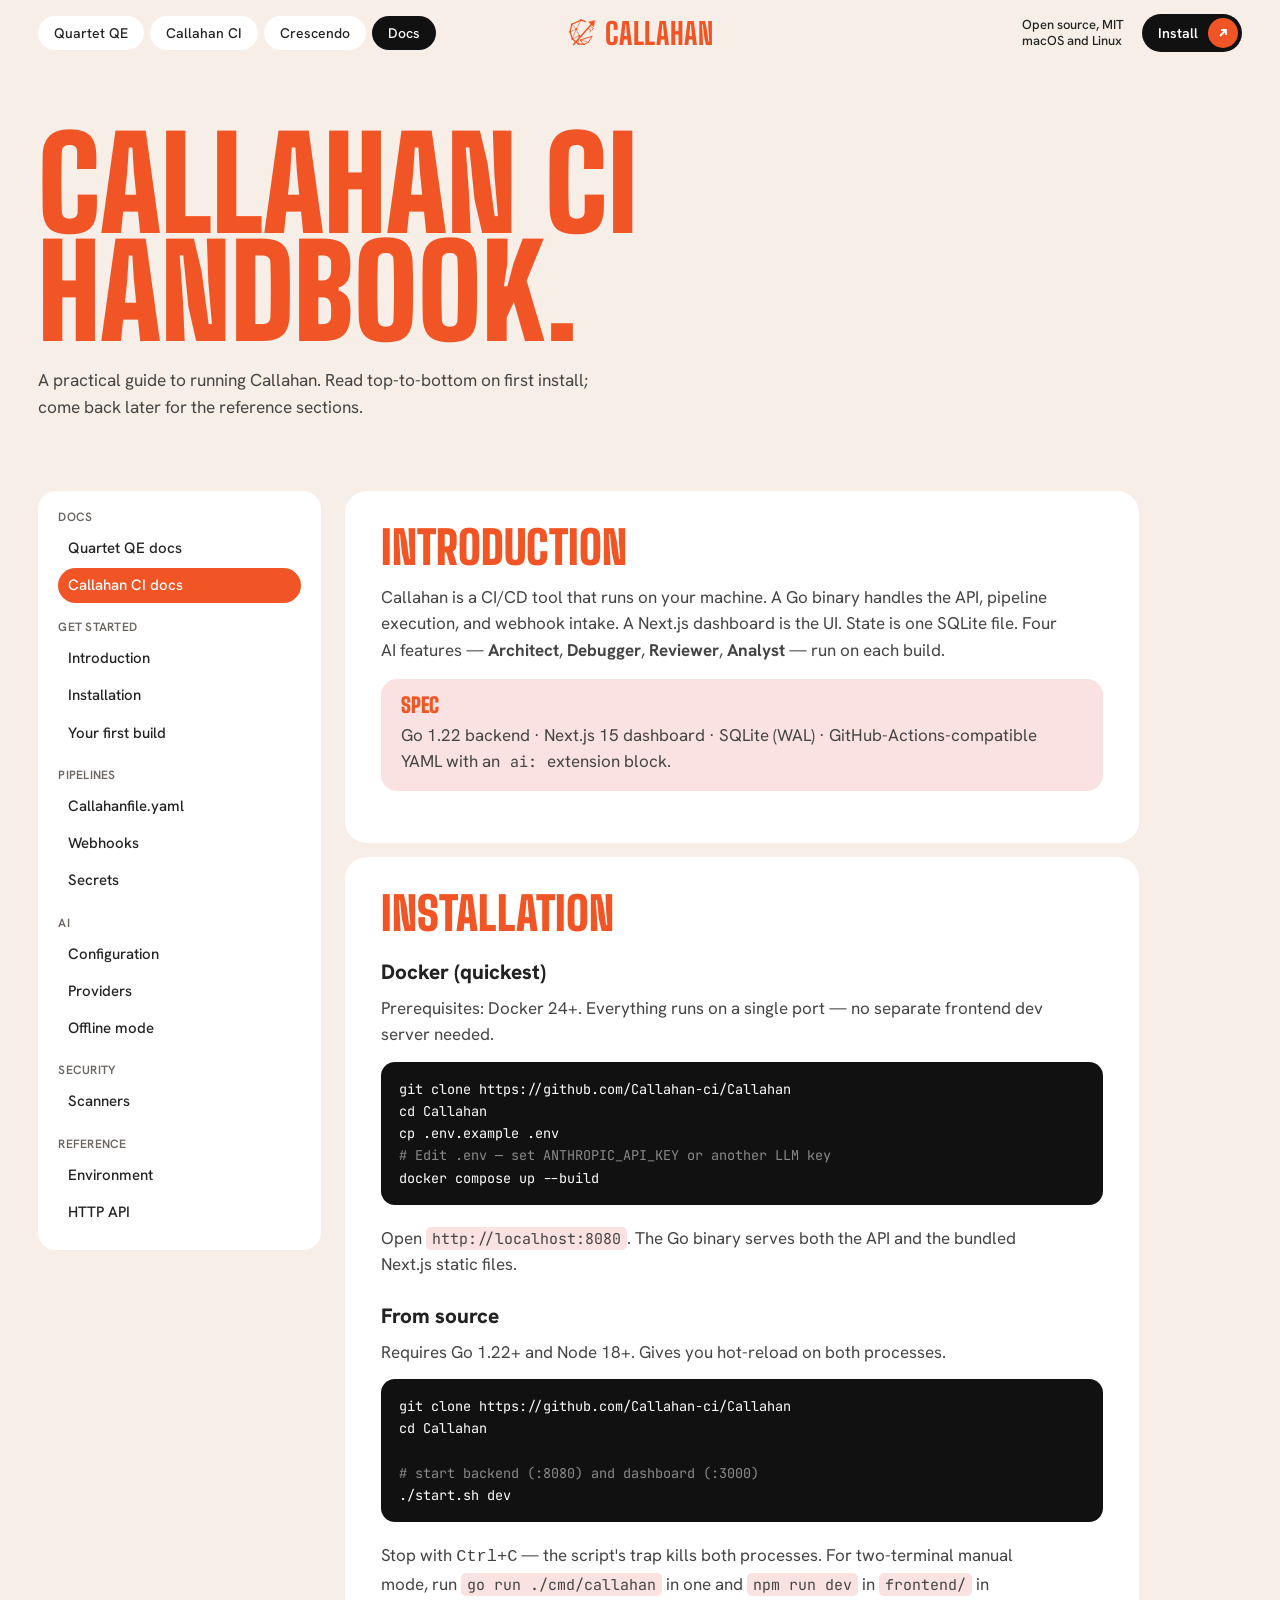
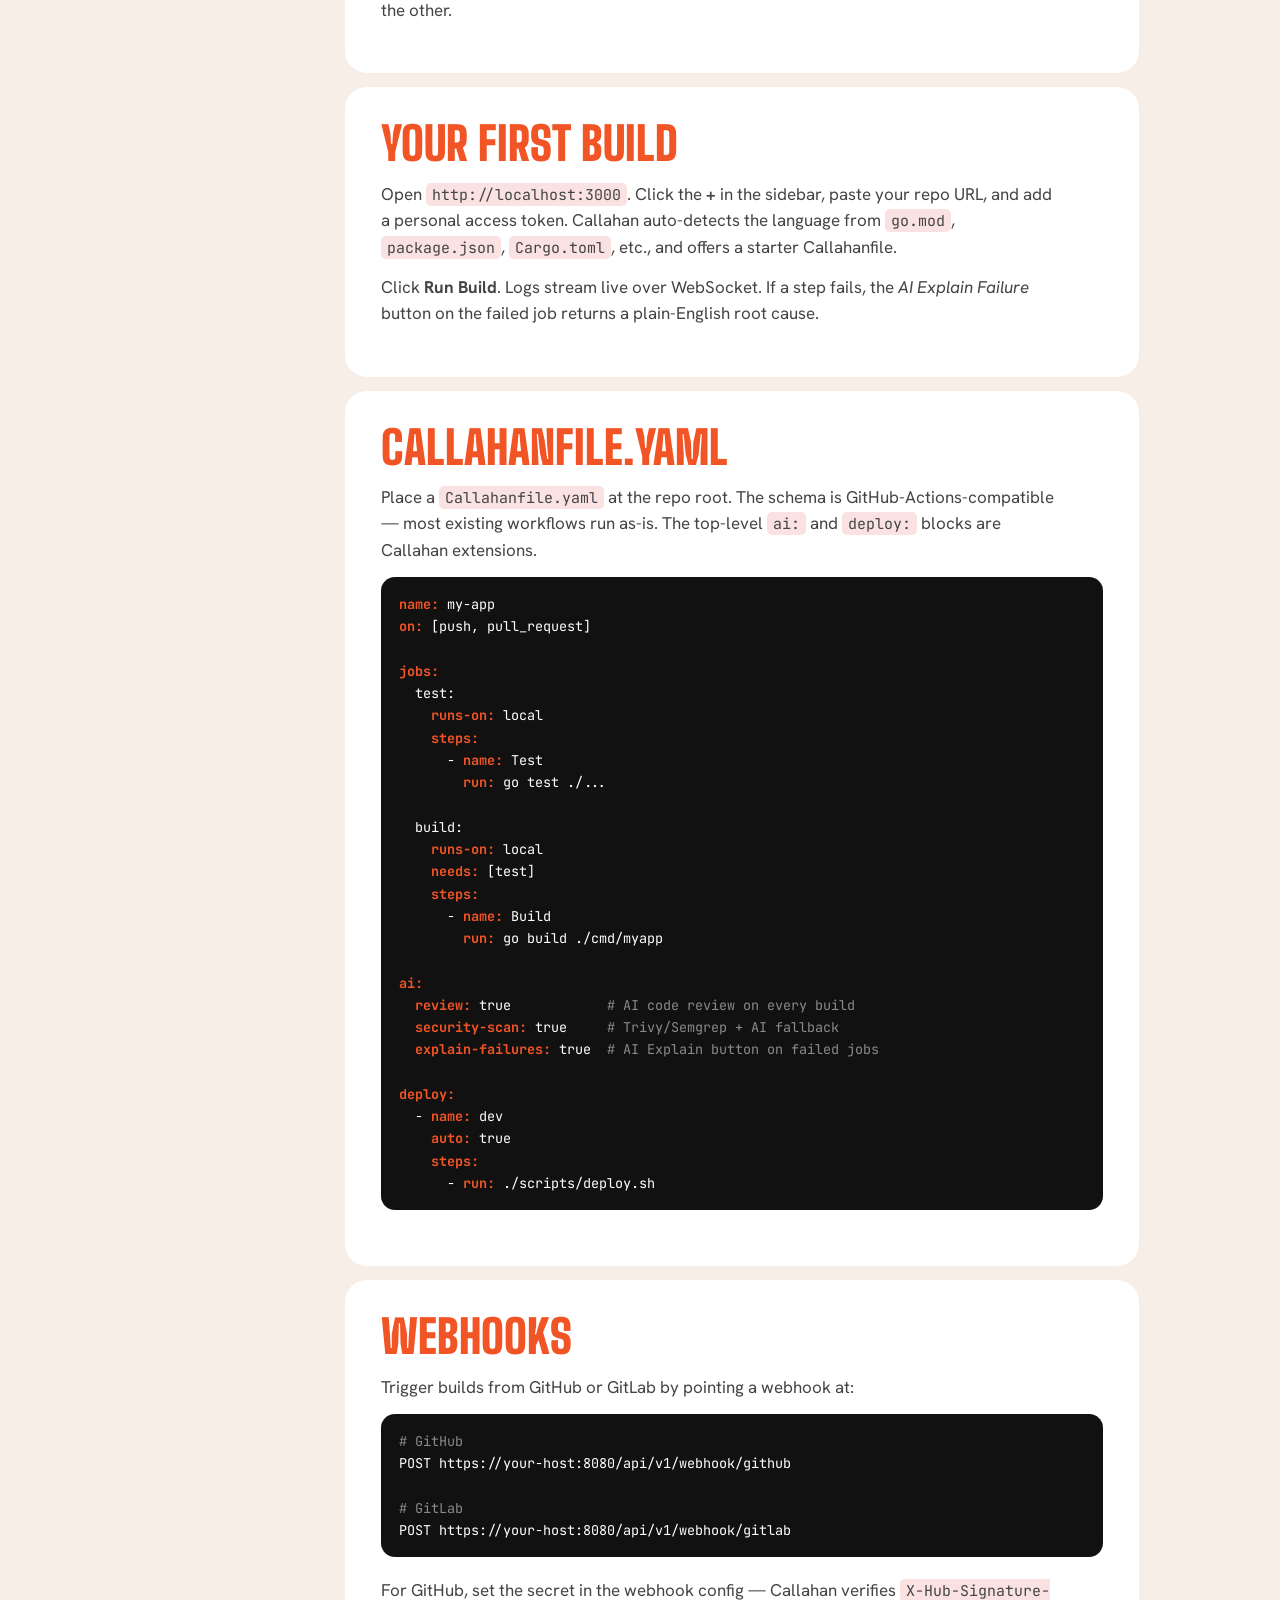
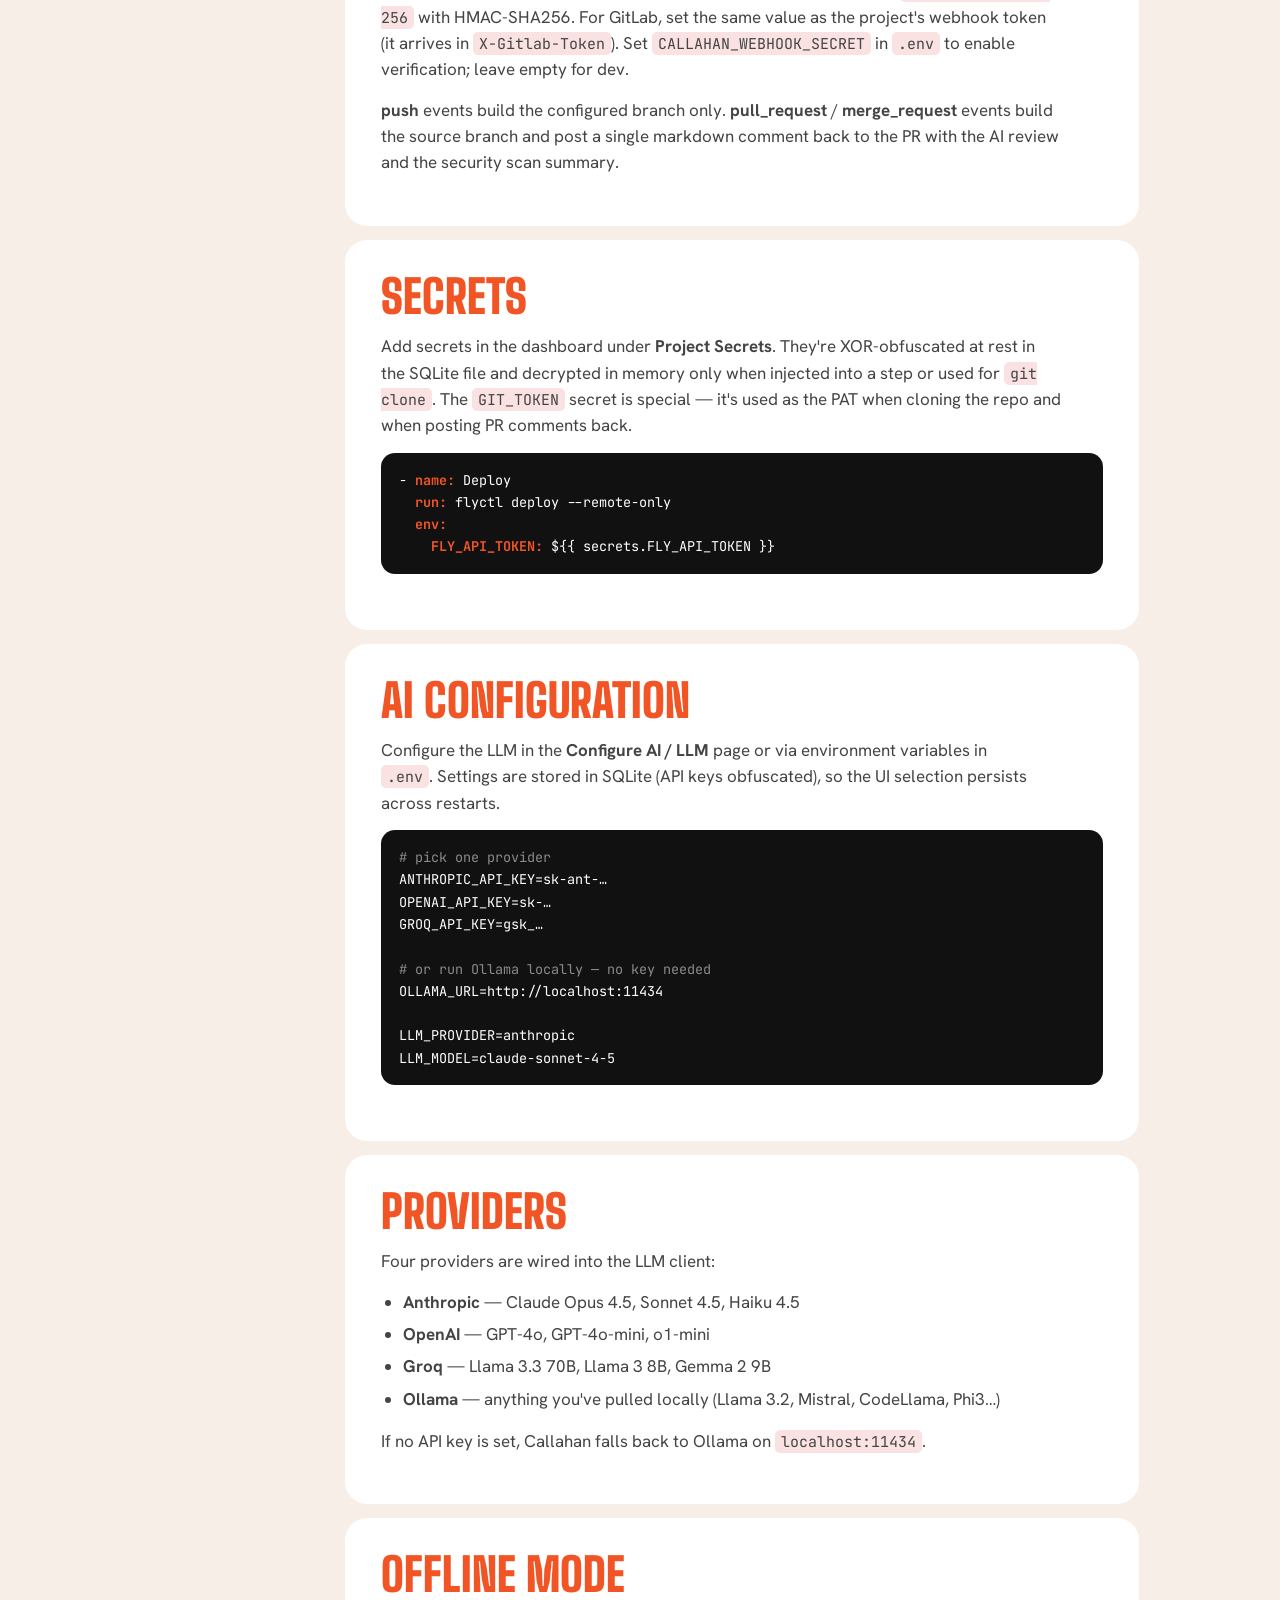
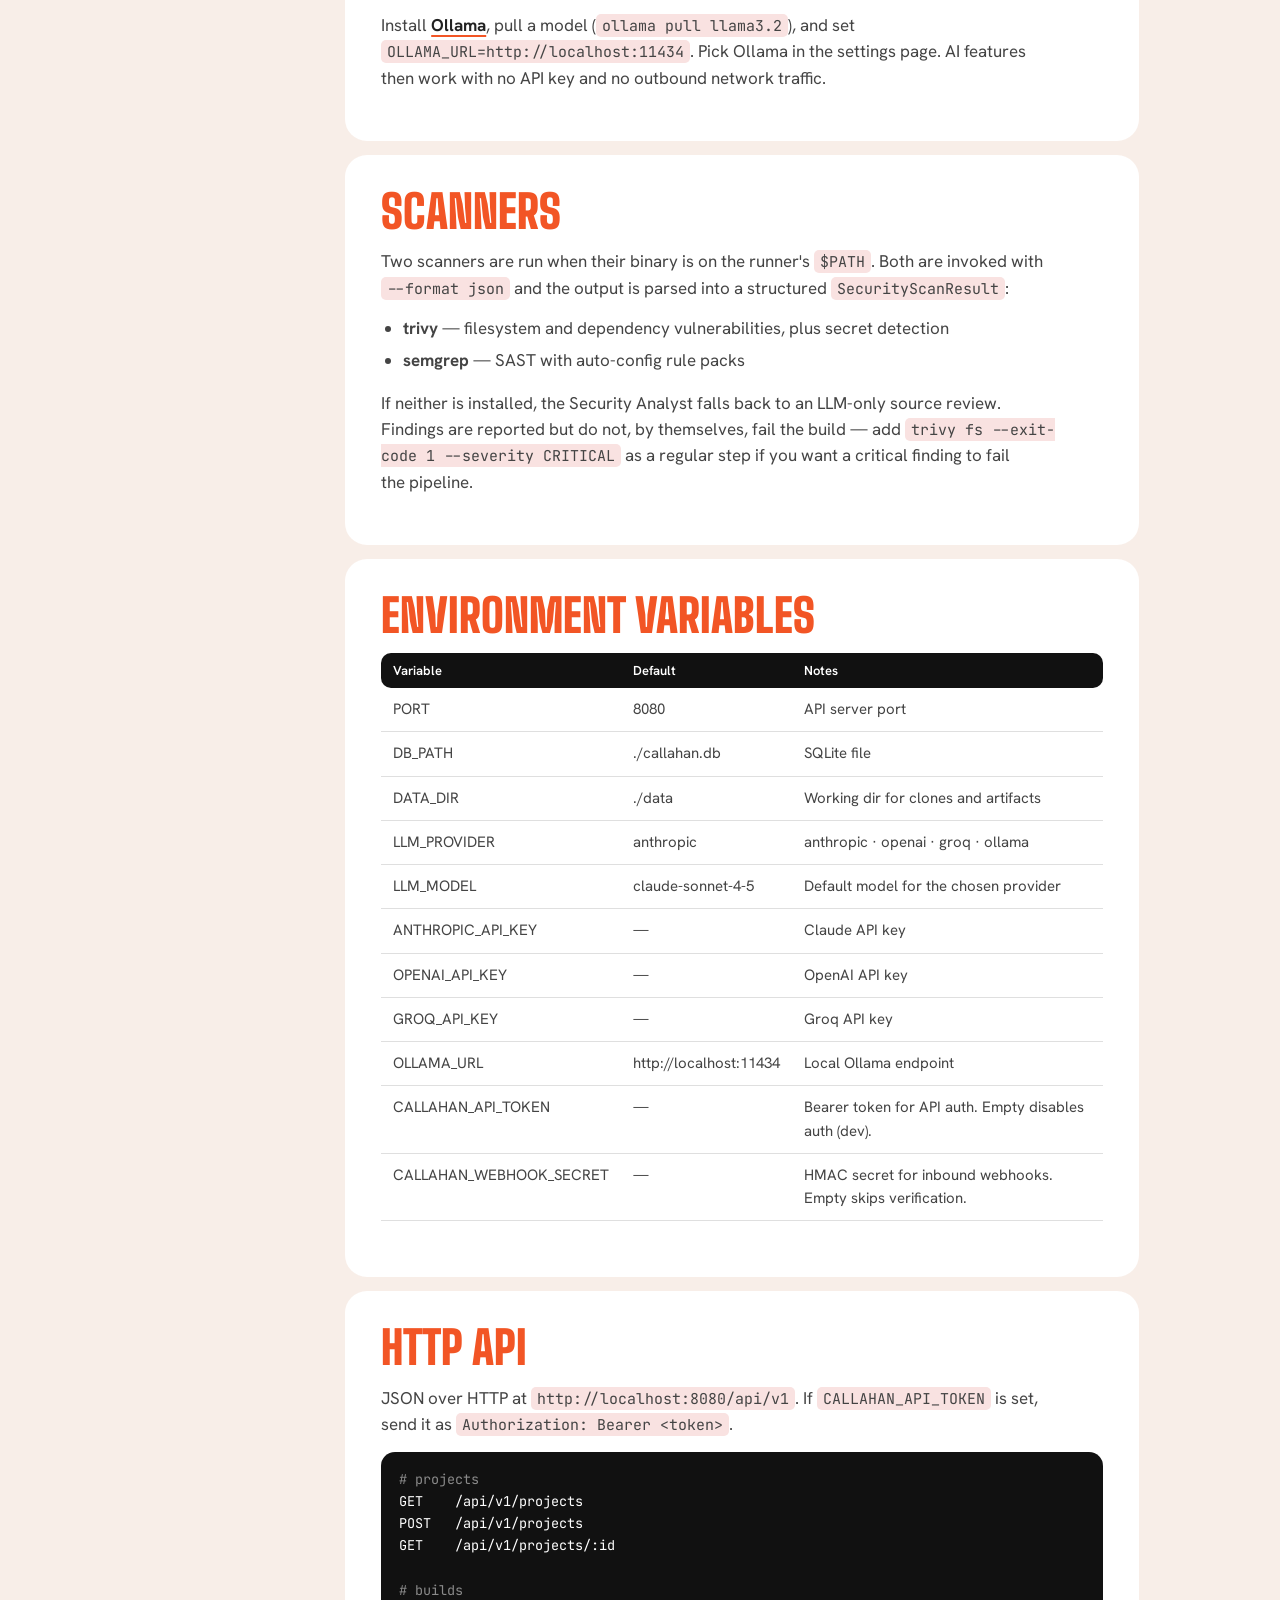
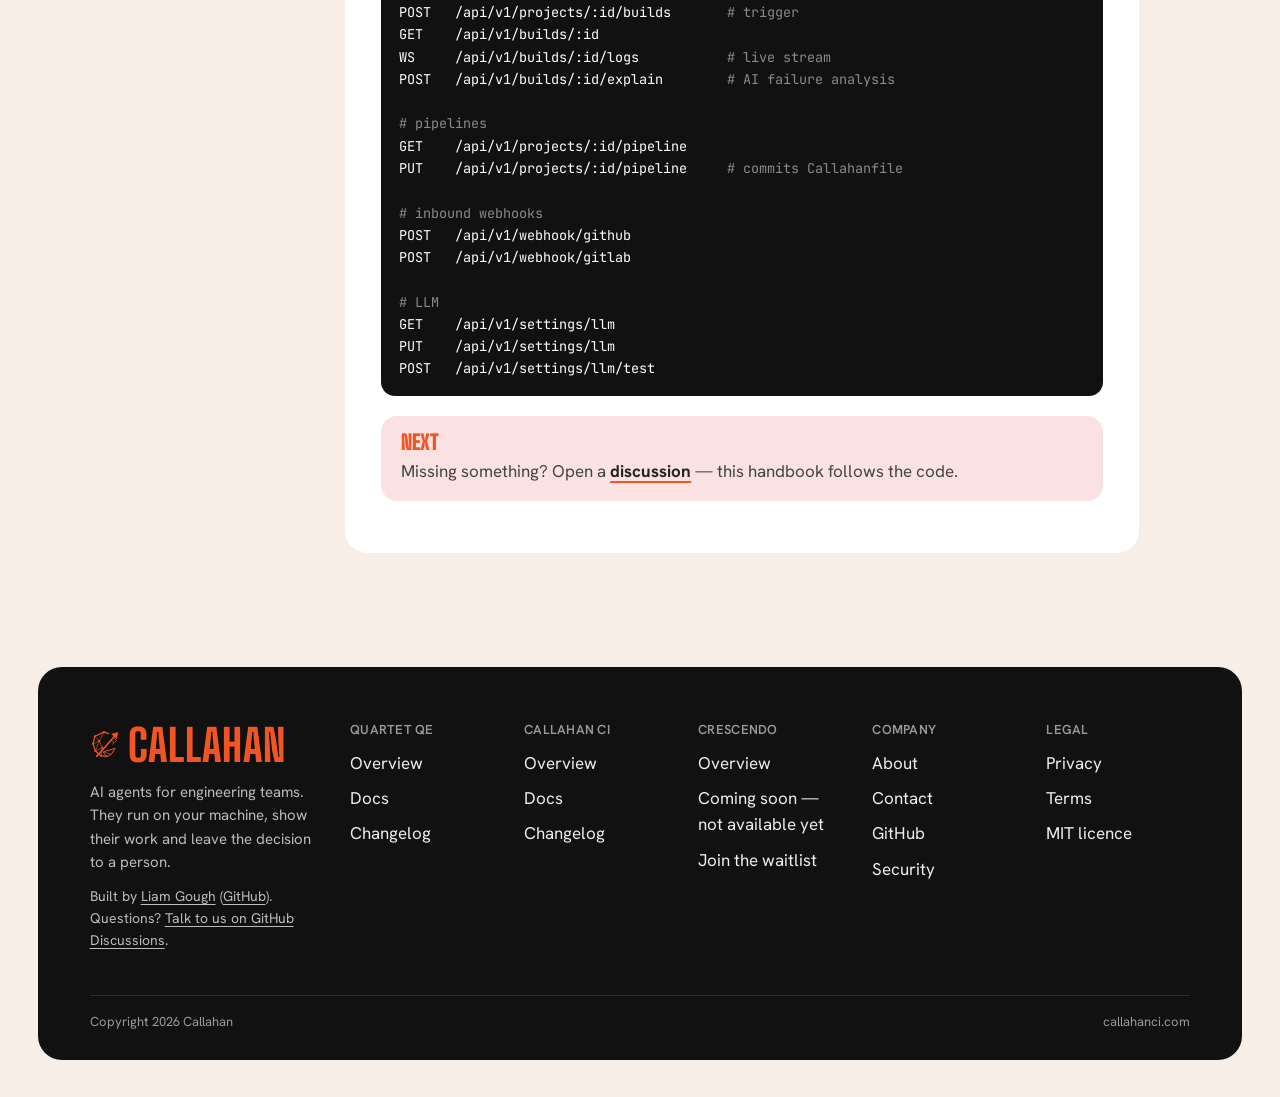
<file: callahan-ci-docs.html>
<!DOCTYPE html>
<html lang="en">
<head>
<meta charset="UTF-8">
<meta name="viewport" content="width=device-width, initial-scale=1">
<title>Callahan CI docs | Callahan</title>
<meta name="description" content="A practical guide to running Callahan CI: install, pipelines, webhooks, secrets, AI, scanners and the HTTP API.">
<meta name="theme-color" content="#f8eee8">
<meta property="og:title" content="Callahan CI docs | Callahan">
<meta property="og:description" content="A practical guide to running Callahan CI: install, pipelines, webhooks, secrets, AI, scanners and the HTTP API.">
<meta property="og:image" content="https://callahanci.com/assets/callahan-logo.png">
<link rel="icon" type="image/svg+xml" href="assets/callahan-mark-orange.svg">
<link rel="alternate icon" type="image/png" href="assets/favicon.png">
<link rel="preconnect" href="https://fonts.googleapis.com">
<link rel="preconnect" href="https://fonts.gstatic.com" crossorigin>
<link href="https://fonts.googleapis.com/css2?family=Big+Shoulders+Display:wght@700;800;900&family=Bricolage+Grotesque:opsz,wdth,wght@12..96,75..100,600..800&family=Hanken+Grotesk:wght@400;500;600;700&family=JetBrains+Mono:wght@400;500&display=swap" rel="stylesheet">
<link rel="stylesheet" href="assets/studio.css">
<link rel="stylesheet" href="assets/studio-pages.css">
<script>document.documentElement.classList.add('js')</script>
</head>
<body>
<a class="skip" href="#main">Skip to content</a>
<header class="top">
  <nav class="pills" id="site-nav" aria-label="Main"><a class="pill" href="quartet.html">Quartet QE</a><a class="pill" href="callahan-ci.html">Callahan CI</a><a class="pill" href="crescendo.html">Crescendo</a><a class="pill" href="docs.html" aria-current="page">Docs</a></nav>
  <button class="menu-btn" type="button" aria-expanded="false" aria-controls="site-nav"><span class="visually-hidden">Menu</span><i></i><i></i><i></i></button>
  <a class="wordmark" href="index.html" aria-label="Callahan home"><img src="assets/callahan-mark-orange.svg" alt="" width="30" height="30">Callahan</a>
  <div class="top-end">
    <small>Open source, MIT<br>macOS and Linux</small>
    <a class="talk" href="quartet.html#install">Install<i><svg viewBox="0 0 12 12" fill="none" stroke="#fff" stroke-width="1.8" aria-hidden="true"><path d="M3 9 9 3M4 3h5v5"/></svg></i></a>
  </div>
</header>

<main id="main">
<section class="page-head" aria-labelledby="page-h"><div class="wrap">
  <h1 id="page-h">Callahan CI handbook.</h1>
  <p class="lede">A practical guide to running Callahan. Read top-to-bottom on first install; come back later for the reference sections.</p>
</div></section>
<div class="wrap doc-grid">
  <nav class="toc" aria-label="On this page"><h2>Docs</h2><ul><li><a href="quartet-docs.html">Quartet QE docs</a></li><li><a class="on" href="callahan-ci-docs.html">Callahan CI docs</a></li></ul>
      <h2>Get started</h2>
      <ul>
        <li><a href="#intro">Introduction</a></li>
        <li><a href="#install">Installation</a></li>
        <li><a href="#first-build">Your first build</a></li>
      </ul>
      <h2>Pipelines</h2>
      <ul>
        <li><a href="#yaml">Callahanfile.yaml</a></li>
        <li><a href="#webhooks">Webhooks</a></li>
        <li><a href="#secrets">Secrets</a></li>
      </ul>
      <h2>AI</h2>
      <ul>
        <li><a href="#ai-config">Configuration</a></li>
        <li><a href="#ai-providers">Providers</a></li>
        <li><a href="#ai-offline">Offline mode</a></li>
      </ul>
      <h2>Security</h2>
      <ul>
        <li><a href="#scanners">Scanners</a></li>
      </ul>
      <h2>Reference</h2>
      <ul>
        <li><a href="#env">Environment</a></li>
        <li><a href="#api">HTTP API</a></li>
      </ul>
    </nav>
  <article class="doc">
      
      
      

      <section id="intro">
        <h2>Introduction</h2>
        <p>Callahan is a CI/CD tool that runs on your machine. A Go binary handles the API, pipeline execution, and webhook intake. A Next.js dashboard is the UI. State is one SQLite file. Four AI features — <b>Architect</b>, <b>Debugger</b>, <b>Reviewer</b>, <b>Analyst</b> — run on each build.</p>

        <div class="callout"><span class="lbl">Spec</span><p>Go 1.22 backend · Next.js 15 dashboard · SQLite (WAL) · GitHub-Actions-compatible YAML with an <code>ai:</code> extension block.</p></div>
      </section>

      <section id="install">
        <h2>Installation</h2>

        <h3>Docker (quickest)</h3>
        <p>Prerequisites: Docker 24+. Everything runs on a single port — no separate frontend dev server needed.</p>
        <pre data-lang="shell">git clone https://github.com/Callahan-ci/Callahan
cd Callahan
cp .env.example .env
<span class="c"># Edit .env — set ANTHROPIC_API_KEY or another LLM key</span>
docker compose up --build</pre>
        <p>Open <code>http://localhost:8080</code>. The Go binary serves both the API and the bundled Next.js static files.</p>

        <h3>From source</h3>
        <p>Requires Go 1.22+ and Node 18+. Gives you hot-reload on both processes.</p>
        <pre data-lang="shell">git clone https://github.com/Callahan-ci/Callahan
cd Callahan

<span class="c"># start backend (:8080) and dashboard (:3000)</span>
./start.sh dev</pre>
        <p>Stop with <kbd>Ctrl+C</kbd> — the script's trap kills both processes. For two-terminal manual mode, run <code>go run ./cmd/callahan</code> in one and <code>npm run dev</code> in <code>frontend/</code> in the other.</p>
      </section>

      <section id="first-build">
        <h2>Your first build</h2>
        <p>Open <code>http://localhost:3000</code>. Click the <b>+</b> in the sidebar, paste your repo URL, and add a personal access token. Callahan auto-detects the language from <code>go.mod</code>, <code>package.json</code>, <code>Cargo.toml</code>, etc., and offers a starter Callahanfile.</p>
        <p>Click <b>Run Build</b>. Logs stream live over WebSocket. If a step fails, the <em>AI Explain Failure</em> button on the failed job returns a plain-English root cause.</p>
      </section>

      <section id="yaml">
        <h2>Callahanfile.yaml</h2>
        <p>Place a <code>Callahanfile.yaml</code> at the repo root. The schema is GitHub-Actions-compatible — most existing workflows run as-is. The top-level <code>ai:</code> and <code>deploy:</code> blocks are Callahan extensions.</p>
        <pre data-lang="yaml"><span class="k">name:</span> my-app
<span class="k">on:</span> [push, pull_request]

<span class="k">jobs:</span>
  test:
    <span class="k">runs-on:</span> local
    <span class="k">steps:</span>
      - <span class="k">name:</span> Test
        <span class="k">run:</span> go test ./...

  build:
    <span class="k">runs-on:</span> local
    <span class="k">needs:</span> [test]
    <span class="k">steps:</span>
      - <span class="k">name:</span> Build
        <span class="k">run:</span> go build ./cmd/myapp

<span class="k">ai:</span>
  <span class="k">review:</span> true            <span class="c"># AI code review on every build</span>
  <span class="k">security-scan:</span> true     <span class="c"># Trivy/Semgrep + AI fallback</span>
  <span class="k">explain-failures:</span> true  <span class="c"># AI Explain button on failed jobs</span>

<span class="k">deploy:</span>
  - <span class="k">name:</span> dev
    <span class="k">auto:</span> true
    <span class="k">steps:</span>
      - <span class="k">run:</span> ./scripts/deploy.sh</pre>
      </section>

      <section id="webhooks">
        <h2>Webhooks</h2>
        <p>Trigger builds from GitHub or GitLab by pointing a webhook at:</p>
        <pre data-lang="shell"><span class="c"># GitHub</span>
POST https://your-host:8080/api/v1/webhook/github

<span class="c"># GitLab</span>
POST https://your-host:8080/api/v1/webhook/gitlab</pre>
        <p>For GitHub, set the secret in the webhook config — Callahan verifies <code>X-Hub-Signature-256</code> with HMAC-SHA256. For GitLab, set the same value as the project's webhook token (it arrives in <code>X-Gitlab-Token</code>). Set <code>CALLAHAN_WEBHOOK_SECRET</code> in <code>.env</code> to enable verification; leave empty for dev.</p>
        <p><b>push</b> events build the configured branch only. <b>pull_request</b> / <b>merge_request</b> events build the source branch and post a single markdown comment back to the PR with the AI review and the security scan summary.</p>
      </section>

      <section id="secrets">
        <h2>Secrets</h2>
        <p>Add secrets in the dashboard under <b>Project  Secrets</b>. They're XOR-obfuscated at rest in the SQLite file and decrypted in memory only when injected into a step or used for <code>git clone</code>. The <code>GIT_TOKEN</code> secret is special — it's used as the PAT when cloning the repo and when posting PR comments back.</p>
        <pre data-lang="yaml">- <span class="k">name:</span> Deploy
  <span class="k">run:</span> flyctl deploy --remote-only
  <span class="k">env:</span>
    <span class="k">FLY_API_TOKEN:</span> ${{ secrets.FLY_API_TOKEN }}</pre>
      </section>

      <section id="ai-config">
        <h2>AI configuration</h2>
        <p>Configure the LLM in the <b>Configure AI / LLM</b> page or via environment variables in <code>.env</code>. Settings are stored in SQLite (API keys obfuscated), so the UI selection persists across restarts.</p>
        <pre data-lang="shell"><span class="c"># pick one provider</span>
ANTHROPIC_API_KEY=sk-ant-…
OPENAI_API_KEY=sk-…
GROQ_API_KEY=gsk_…

<span class="c"># or run Ollama locally — no key needed</span>
OLLAMA_URL=http://localhost:11434

LLM_PROVIDER=anthropic
LLM_MODEL=claude-sonnet-4-5</pre>
      </section>

      <section id="ai-providers">
        <h2>Providers</h2>
        <p>Four providers are wired into the LLM client:</p>
        <ul>
          <li><b>Anthropic</b> — Claude Opus 4.5, Sonnet 4.5, Haiku 4.5</li>
          <li><b>OpenAI</b> — GPT-4o, GPT-4o-mini, o1-mini</li>
          <li><b>Groq</b> — Llama 3.3 70B, Llama 3 8B, Gemma 2 9B</li>
          <li><b>Ollama</b> — anything you've pulled locally (Llama 3.2, Mistral, CodeLlama, Phi3…)</li>
        </ul>
        <p>If no API key is set, Callahan falls back to Ollama on <code>localhost:11434</code>.</p>
      </section>

      <section id="ai-offline">
        <h2>Offline mode</h2>
        <p>Install <a href="https://ollama.ai">Ollama</a>, pull a model (<code>ollama pull llama3.2</code>), and set <code>OLLAMA_URL=http://localhost:11434</code>. Pick Ollama in the settings page. AI features then work with no API key and no outbound network traffic.</p>
      </section>

      <section id="scanners">
        <h2>Scanners</h2>
        <p>Two scanners are run when their binary is on the runner's <code>$PATH</code>. Both are invoked with <code>--format json</code> and the output is parsed into a structured <code>SecurityScanResult</code>:</p>
        <ul>
          <li><b>trivy</b> — filesystem and dependency vulnerabilities, plus secret detection</li>
          <li><b>semgrep</b> — SAST with auto-config rule packs</li>
        </ul>
        <p>If neither is installed, the Security Analyst falls back to an LLM-only source review. Findings are reported but do not, by themselves, fail the build — add <code>trivy fs --exit-code 1 --severity CRITICAL</code> as a regular step if you want a critical finding to fail the pipeline.</p>
      </section>

      <section id="env">
        <h2>Environment variables</h2>
        <table class="spec-table">
          <thead><tr><th>Variable</th><th>Default</th><th>Notes</th></tr></thead>
          <tbody>
            <tr><td>PORT</td><td>8080</td><td>API server port</td></tr>
            <tr><td>DB_PATH</td><td>./callahan.db</td><td>SQLite file</td></tr>
            <tr><td>DATA_DIR</td><td>./data</td><td>Working dir for clones and artifacts</td></tr>
            <tr><td>LLM_PROVIDER</td><td>anthropic</td><td>anthropic · openai · groq · ollama</td></tr>
            <tr><td>LLM_MODEL</td><td>claude-sonnet-4-5</td><td>Default model for the chosen provider</td></tr>
            <tr><td>ANTHROPIC_API_KEY</td><td>—</td><td>Claude API key</td></tr>
            <tr><td>OPENAI_API_KEY</td><td>—</td><td>OpenAI API key</td></tr>
            <tr><td>GROQ_API_KEY</td><td>—</td><td>Groq API key</td></tr>
            <tr><td>OLLAMA_URL</td><td>http://localhost:11434</td><td>Local Ollama endpoint</td></tr>
            <tr><td>CALLAHAN_API_TOKEN</td><td>—</td><td>Bearer token for API auth. Empty disables auth (dev).</td></tr>
            <tr><td>CALLAHAN_WEBHOOK_SECRET</td><td>—</td><td>HMAC secret for inbound webhooks. Empty skips verification.</td></tr>
          </tbody>
        </table>
      </section>

      <section id="api">
        <h2>HTTP API</h2>
        <p>JSON over HTTP at <code>http://localhost:8080/api/v1</code>. If <code>CALLAHAN_API_TOKEN</code> is set, send it as <code>Authorization: Bearer &lt;token&gt;</code>.</p>
        <pre data-lang="shell"><span class="c"># projects</span>
GET    /api/v1/projects
POST   /api/v1/projects
GET    /api/v1/projects/:id

<span class="c"># builds</span>
POST   /api/v1/projects/:id/builds       <span class="c"># trigger</span>
GET    /api/v1/builds/:id
WS     /api/v1/builds/:id/logs           <span class="c"># live stream</span>
POST   /api/v1/builds/:id/explain        <span class="c"># AI failure analysis</span>

<span class="c"># pipelines</span>
GET    /api/v1/projects/:id/pipeline
PUT    /api/v1/projects/:id/pipeline     <span class="c"># commits Callahanfile</span>

<span class="c"># inbound webhooks</span>
POST   /api/v1/webhook/github
POST   /api/v1/webhook/gitlab

<span class="c"># LLM</span>
GET    /api/v1/settings/llm
PUT    /api/v1/settings/llm
POST   /api/v1/settings/llm/test</pre>
        <div class="callout"><span class="lbl">Next</span><p>Missing something? Open a <a href="https://github.com/Callahan-ci/quartet-qe/discussions">discussion</a> — this handbook follows the code.</p></div>
      </section>
    </article>
</div>
</main>

<footer class="foot">
  <div class="grid">
    <div><a class="wordmark" href="index.html"><img src="assets/callahan-mark-orange.svg" alt="" width="30" height="30">Callahan</a><p>AI agents for engineering teams. They run on your machine, show their work and leave the decision to a person.</p><p class="by">Built by <a href="https://www.linkedin.com/in/liam-gough-04a60a2b">Liam Gough</a> (<a href="https://github.com/goughliam1813">GitHub</a>). Questions? <a href="https://github.com/Callahan-ci/quartet-qe/discussions">Talk to us on GitHub Discussions</a>.</p></div>
    <div><h3>Quartet QE</h3><ul><li><a href="quartet.html">Overview</a></li><li><a href="quartet-docs.html">Docs</a></li><li><a href="quartet-changelog.html">Changelog</a></li></ul></div>
    <div><h3>Callahan CI</h3><ul><li><a href="callahan-ci.html">Overview</a></li><li><a href="callahan-ci-docs.html">Docs</a></li><li><a href="changelog.html">Changelog</a></li></ul></div>
    <div><h3>Crescendo</h3><ul><li><a href="crescendo.html">Overview</a></li><li><a href="crescendo.html#soon">Coming soon — not available yet</a></li><li><a href="https://github.com/Callahan-ci/quartet-qe/discussions/17">Join the waitlist</a></li></ul></div>
    <div><h3>Company</h3><ul><li><a href="index.html#about">About</a></li><li><a href="https://github.com/Callahan-ci/quartet-qe/discussions">Contact</a></li><li><a href="https://github.com/Callahan-ci">GitHub</a></li><li><a href="https://github.com/Callahan-ci/quartet-qe/blob/main/SECURITY.md">Security</a></li></ul></div>
    <div><h3>Legal</h3><ul><li><a href="privacy.html">Privacy</a></li><li><a href="terms.html">Terms</a></li><li><a href="license.html">MIT licence</a></li></ul></div>
  </div>
  <div class="foot-legal"><span>Copyright 2026 Callahan</span><span>callahanci.com</span></div>
</footer>
<script src="assets/timetable.js" defer></script>
<script src="assets/menu.js" defer></script>
</body>
</html>
</file>
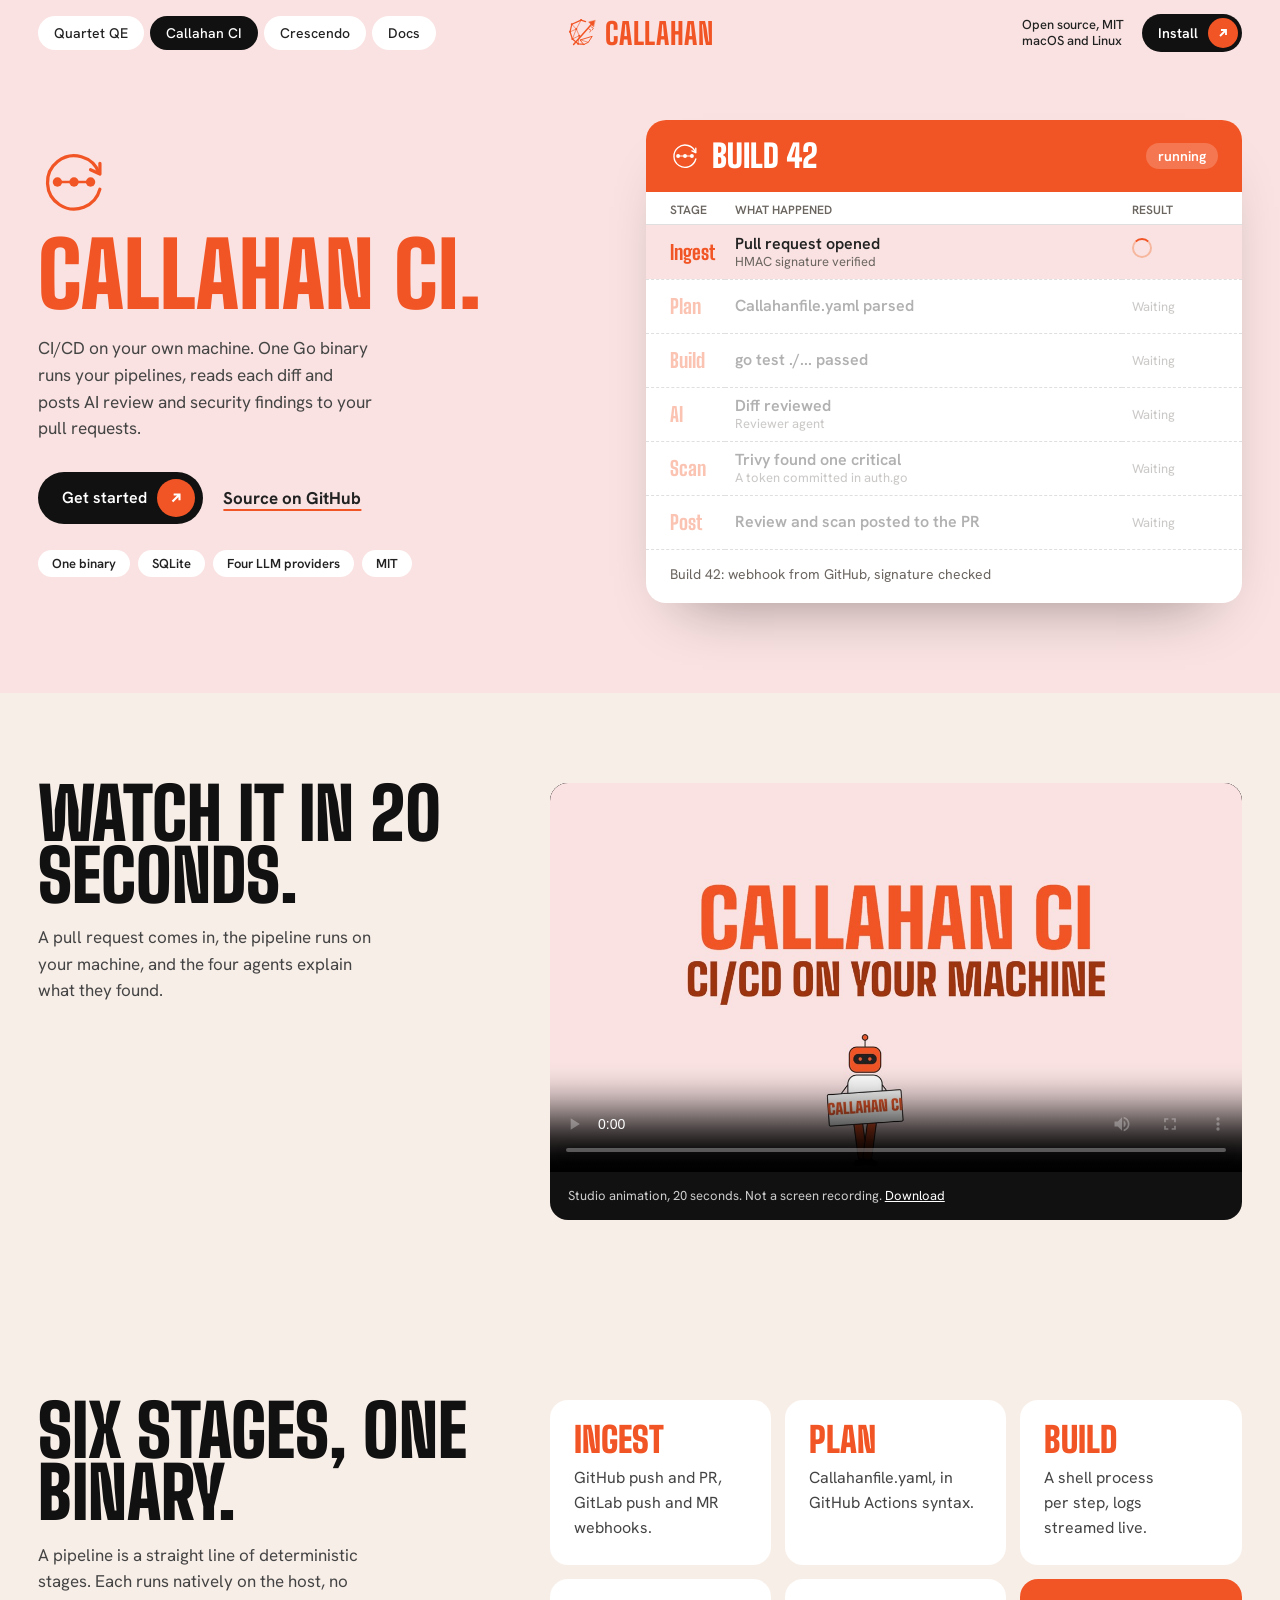
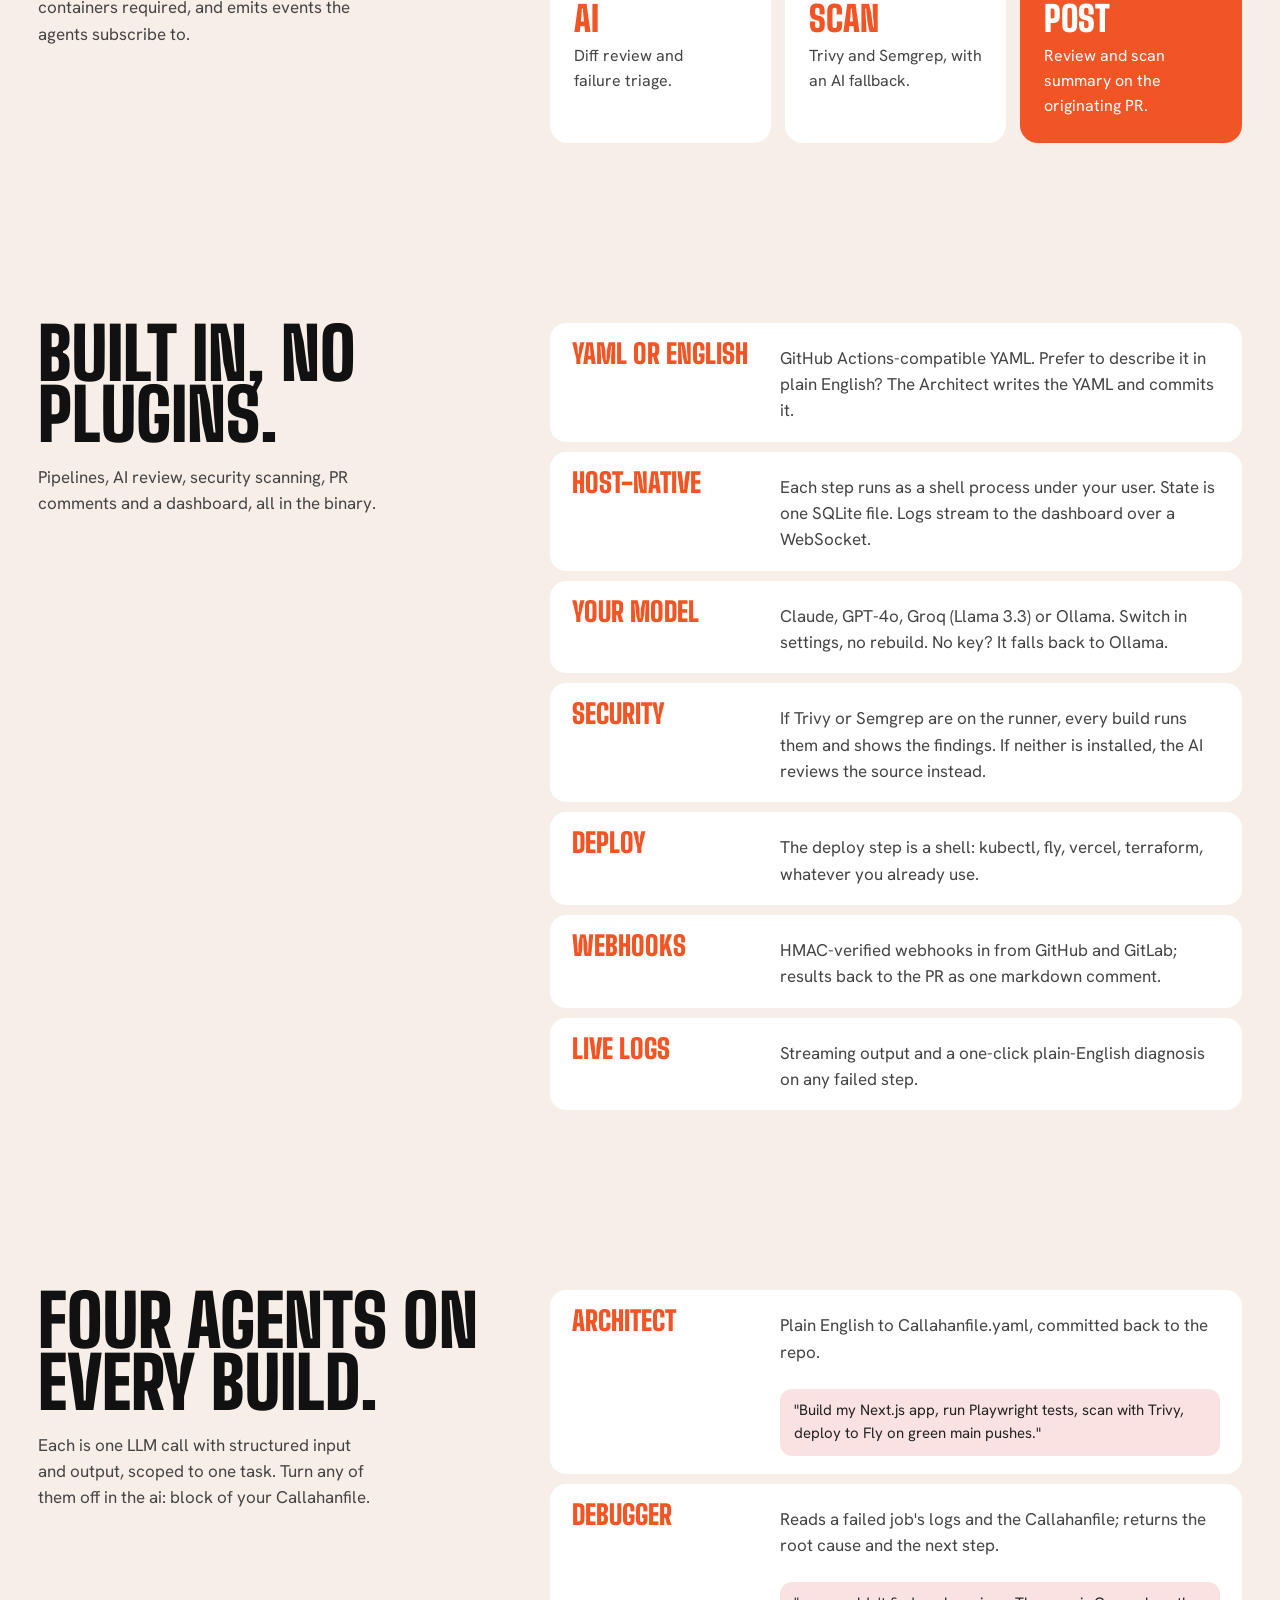
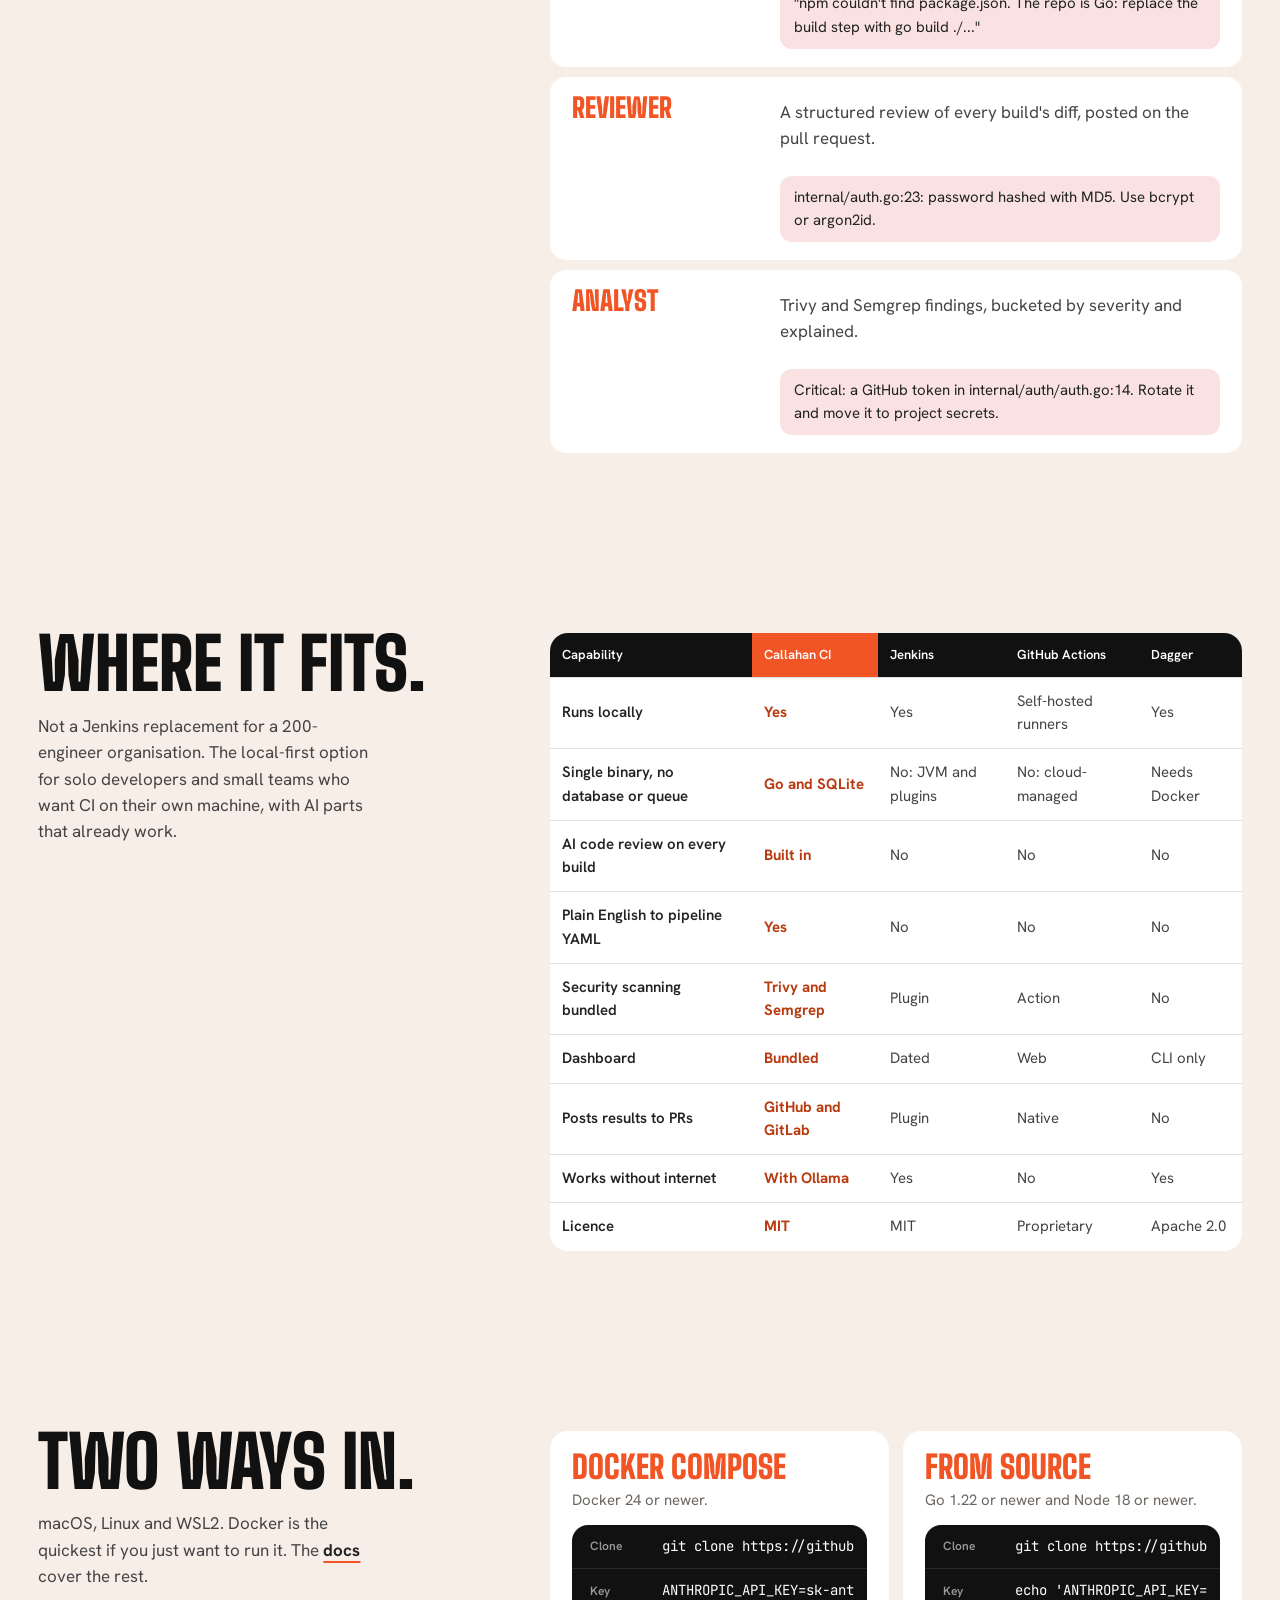
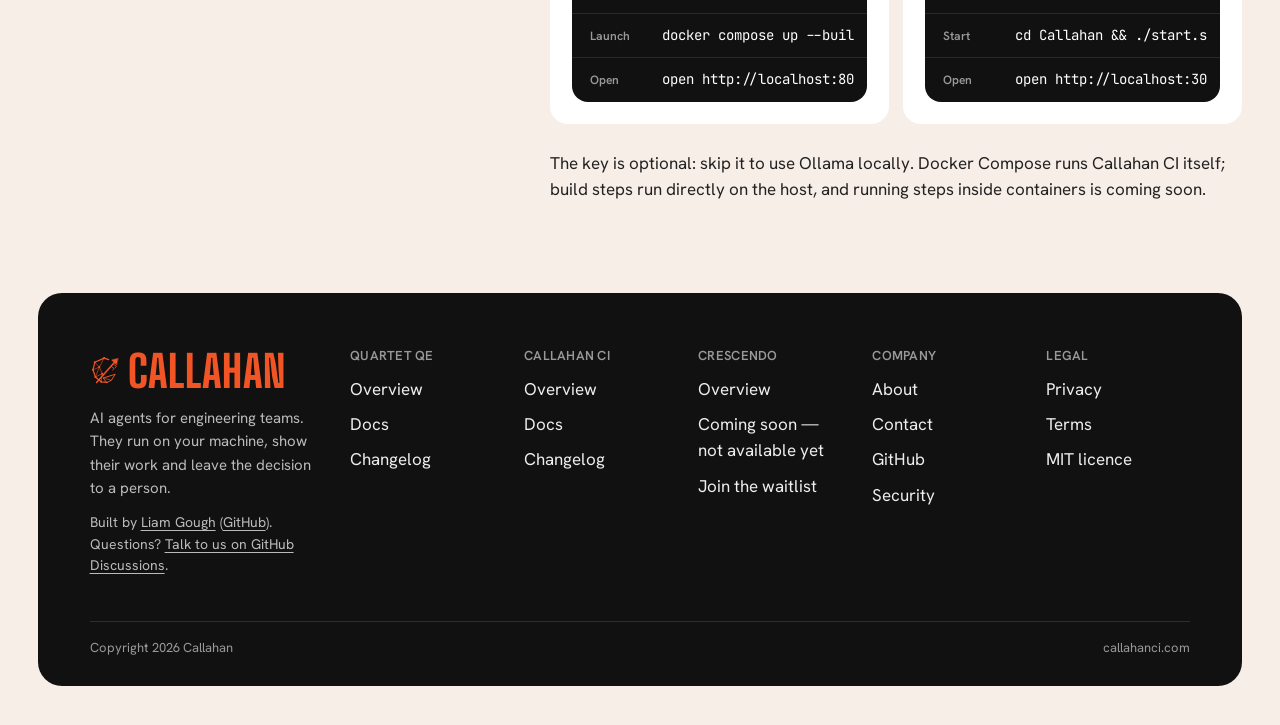
<file: callahan-ci.html>
<!DOCTYPE html>
<html lang="en">
<head>
<meta charset="UTF-8">
<meta name="viewport" content="width=device-width, initial-scale=1">
<title>Callahan CI: AI-native CI/CD on your own machine | Callahan</title>
<meta name="description" content="Callahan CI is a single Go binary that runs your pipelines on your own machine and posts AI review and security findings to your pull requests.">
<meta name="theme-color" content="#f8eee8">
<meta property="og:title" content="Callahan CI: AI-native CI/CD on your own machine | Callahan">
<meta property="og:description" content="Callahan CI is a single Go binary that runs your pipelines on your own machine and posts AI review and security findings to your pull requests.">
<meta property="og:image" content="https://callahanci.com/assets/callahan-logo.png">
<link rel="icon" type="image/svg+xml" href="assets/callahan-mark-orange.svg">
<link rel="alternate icon" type="image/png" href="assets/favicon.png">
<link rel="preconnect" href="https://fonts.googleapis.com">
<link rel="preconnect" href="https://fonts.gstatic.com" crossorigin>
<link href="https://fonts.googleapis.com/css2?family=Big+Shoulders+Display:wght@700;800;900&family=Bricolage+Grotesque:opsz,wdth,wght@12..96,75..100,600..800&family=Hanken+Grotesk:wght@400;500;600;700&family=JetBrains+Mono:wght@400;500&display=swap" rel="stylesheet">
<link rel="stylesheet" href="assets/studio.css">
<link rel="stylesheet" href="assets/studio-pages.css">
<script>document.documentElement.classList.add('js')</script>
</head>
<body>
<a class="skip" href="#main">Skip to content</a>
<header class="top">
  <nav class="pills" id="site-nav" aria-label="Main"><a class="pill" href="quartet.html">Quartet QE</a><a class="pill" href="callahan-ci.html" aria-current="page">Callahan CI</a><a class="pill" href="crescendo.html">Crescendo</a><a class="pill" href="docs.html">Docs</a></nav>
  <button class="menu-btn" type="button" aria-expanded="false" aria-controls="site-nav"><span class="visually-hidden">Menu</span><i></i><i></i><i></i></button>
  <a class="wordmark" href="index.html" aria-label="Callahan home"><img src="assets/callahan-mark-orange.svg" alt="" width="30" height="30">Callahan</a>
  <div class="top-end">
    <small>Open source, MIT<br>macOS and Linux</small>
    <a class="talk" href="quartet.html#install">Install<i><svg viewBox="0 0 12 12" fill="none" stroke="#fff" stroke-width="1.8" aria-hidden="true"><path d="M3 9 9 3M4 3h5v5"/></svg></i></a>
  </div>
</header>

<main id="main">
<section class="hero phero" aria-labelledby="hero-h"><div class="wrap grid">
  <div class="hero-copy">
    <img class="pmark" src="assets/callahan-ci-mark-orange.svg" alt="" width="64" height="64">
    <h1 id="hero-h">Callahan CI.</h1>
    <p class="sub">CI/CD on your own machine. One Go binary runs your pipelines, reads each diff and posts AI review and security findings to your pull requests.</p>
    <div class="acts">
      <a class="btn" href="#install">Get started<i><svg viewBox="0 0 12 12" fill="none" stroke="#fff" stroke-width="1.8" aria-hidden="true"><path d="M3 9 9 3M4 3h5v5"/></svg></i></a>
      <a class="tlink" href="https://github.com/Callahan-ci/Callahan">Source on GitHub</a>
    </div>
    <p class="facts"><span>One binary</span><span>SQLite</span><span>Four LLM providers</span><span>MIT</span></p>
  </div>
  <div class="board-wrap">
    <div class="board sheet live" data-live="ci" aria-label="An example Callahan CI build, animated">
      <div class="board-head"><h2><img class="bmark" src="assets/callahan-ci-mark-white.svg" alt="" width="28" height="28">Build 42</h2><span class="clock live-phase">main</span></div>
      <table>
        <caption class="visually-hidden">An example build: each pipeline stage runs in turn and reports what it did.</caption>
        <thead><tr><th scope="col">Stage</th><th scope="col">What happened</th><th scope="col">Result</th></tr></thead>
        <tbody>
          <tr class="lv" data-say="webhook from GitHub, signature checked"><td class="n">Ingest</td><td class="story">Pull request opened<small>HMAC signature verified</small></td><td class="res"><span class="r-ok" role="img" aria-label="Passed"></span><span class="r-run" aria-hidden="true"></span><span class="r-wait" aria-hidden="true"></span></td></tr>
          <tr class="lv" data-say="3 jobs, 7 steps"><td class="n">Plan</td><td class="story">Callahanfile.yaml parsed</td><td class="res"><span class="r-ok" role="img" aria-label="Passed"></span><span class="r-run" aria-hidden="true"></span><span class="r-wait" aria-hidden="true"></span></td></tr>
          <tr class="lv" data-say="shell steps run on this machine"><td class="n">Build</td><td class="story">go test ./... passed</td><td class="res"><span class="r-ok" role="img" aria-label="Passed"></span><span class="r-run" aria-hidden="true"></span><span class="r-wait" aria-hidden="true"></span></td></tr>
          <tr class="lv" data-say="Reviewer reads the diff"><td class="n">AI</td><td class="story">Diff reviewed<small>Reviewer agent</small></td><td class="res"><span class="r-ok" role="img" aria-label="Passed"></span><span class="r-run" aria-hidden="true"></span><span class="r-wait" aria-hidden="true"></span></td></tr>
          <tr class="lv" data-say="Trivy and Semgrep run, findings parsed"><td class="n">Scan</td><td class="story">Trivy found one critical<small>A token committed in auth.go</small></td><td class="res"><span class="r-fix">Fix</span><span class="r-run" aria-hidden="true"></span><span class="r-wait" aria-hidden="true"></span></td></tr>
          <tr class="lv" data-say="one comment on the pull request"><td class="n">Post</td><td class="story">Review and scan posted to the PR</td><td class="res"><span class="r-ok" role="img" aria-label="Passed"></span><span class="r-run" aria-hidden="true"></span><span class="r-wait" aria-hidden="true"></span></td></tr>
          </tbody>
      </table>
      <p class="board-foot live-log" aria-live="off">Build finished. Example build.</p>
    </div>
  </div>
</div></section>

<section class="sec" id="watch" aria-labelledby="watch-h"><div class="wrap grid">
  <div class="sec-h"><h2 id="watch-h">Watch it in 20 seconds.</h2><p>A pull request comes in, the pipeline runs on your machine, and the four agents explain what they found.</p></div>
  <div class="sec-b">
    <div class="film">
      <video controls preload="metadata" playsinline poster="assets/callahan-ci-studio.jpg" width="1280" height="720">
        <source src="assets/callahan-ci-studio.mp4" type="video/mp4">
      </video>
      <div class="film-foot"><span>Studio animation, 20 seconds. Not a screen recording. <a href="assets/callahan-ci-studio.mp4">Download</a></span></div>
    </div>
  </div>
</div></section>

<section class="sec" id="pipeline" aria-labelledby="pl-h"><div class="wrap grid">
  <div class="sec-h"><h2 id="pl-h">Six stages, one binary.</h2><p>A pipeline is a straight line of deterministic stages. Each runs natively on the host, no containers required, and emits events the agents subscribe to.</p></div>
  <div class="sec-b">
    <div class="route six">
      <div class="stop"><h3>Ingest</h3><p>GitHub push and PR, GitLab push and MR webhooks.</p></div>
      <div class="stop"><h3>Plan</h3><p>Callahanfile.yaml, in GitHub Actions syntax.</p></div>
      <div class="stop"><h3>Build</h3><p>A shell process per step, logs streamed live.</p></div>
      <div class="stop"><h3>AI</h3><p>Diff review and failure triage.</p></div>
      <div class="stop"><h3>Scan</h3><p>Trivy and Semgrep, with an AI fallback.</p></div>
      <div class="stop go"><h3>Post</h3><p>Review and scan summary on the originating PR.</p></div>
    </div>
  </div>
</div></section>

<section class="sec" id="spec" aria-labelledby="sp-h"><div class="wrap grid">
  <div class="sec-h"><h2 id="sp-h">Built in, no plugins.</h2><p>Pipelines, AI review, security scanning, PR comments and a dashboard, all in the binary.</p></div>
  <div class="sec-b">
    <div class="ledger">
      <div><b>YAML or English</b><span>GitHub Actions-compatible YAML. Prefer to describe it in plain English? The Architect writes the YAML and commits it.</span></div>
      <div><b>Host-native</b><span>Each step runs as a shell process under your user. State is one SQLite file. Logs stream to the dashboard over a WebSocket.</span></div>
      <div><b>Your model</b><span>Claude, GPT-4o, Groq (Llama 3.3) or Ollama. Switch in settings, no rebuild. No key? It falls back to Ollama.</span></div>
      <div><b>Security</b><span>If Trivy or Semgrep are on the runner, every build runs them and shows the findings. If neither is installed, the AI reviews the source instead.</span></div>
      <div><b>Deploy</b><span>The deploy step is a shell: kubectl, fly, vercel, terraform, whatever you already use.</span></div>
      <div><b>Webhooks</b><span>HMAC-verified webhooks in from GitHub and GitLab; results back to the PR as one markdown comment.</span></div>
      <div><b>Live logs</b><span>Streaming output and a one-click plain-English diagnosis on any failed step.</span></div>
    </div>
  </div>
</div></section>

<section class="sec" id="agents" aria-labelledby="ag-h"><div class="wrap grid">
  <div class="sec-h"><h2 id="ag-h">Four agents on every build.</h2><p>Each is one LLM call with structured input and output, scoped to one task. Turn any of them off in the ai: block of your Callahanfile.</p></div>
  <div class="sec-b">
    <div class="roster">
      <div><b>Architect</b><span>Plain English to Callahanfile.yaml, committed back to the repo.</span><p class="ex">"Build my Next.js app, run Playwright tests, scan with Trivy, deploy to Fly on green main pushes."</p></div>
      <div><b>Debugger</b><span>Reads a failed job's logs and the Callahanfile; returns the root cause and the next step.</span><p class="ex">"npm couldn't find package.json. The repo is Go: replace the build step with go build ./..."</p></div>
      <div><b>Reviewer</b><span>A structured review of every build's diff, posted on the pull request.</span><p class="ex">internal/auth.go:23: password hashed with MD5. Use bcrypt or argon2id.</p></div>
      <div><b>Analyst</b><span>Trivy and Semgrep findings, bucketed by severity and explained.</span><p class="ex">Critical: a GitHub token in internal/auth/auth.go:14. Rotate it and move it to project secrets.</p></div>
    </div>
  </div>
</div></section>

<section class="sec" id="compare" aria-labelledby="cmp-h"><div class="wrap grid">
  <div class="sec-h"><h2 id="cmp-h">Where it fits.</h2><p>Not a Jenkins replacement for a 200-engineer organisation. The local-first option for solo developers and small teams who want CI on their own machine, with AI parts that already work.</p></div>
  <div class="sec-b table-scroll">
    <table class="compare">
      <thead><tr><th scope="col">Capability</th><th scope="col" class="us">Callahan CI</th><th scope="col">Jenkins</th><th scope="col">GitHub Actions</th><th scope="col">Dagger</th></tr></thead>
      <tbody>
        <tr><td>Runs locally</td><td class="us">Yes</td><td>Yes</td><td>Self-hosted runners</td><td>Yes</td></tr>
        <tr><td>Single binary, no database or queue</td><td class="us">Go and SQLite</td><td>No: JVM and plugins</td><td>No: cloud-managed</td><td>Needs Docker</td></tr>
        <tr><td>AI code review on every build</td><td class="us">Built in</td><td>No</td><td>No</td><td>No</td></tr>
        <tr><td>Plain English to pipeline YAML</td><td class="us">Yes</td><td>No</td><td>No</td><td>No</td></tr>
        <tr><td>Security scanning bundled</td><td class="us">Trivy and Semgrep</td><td>Plugin</td><td>Action</td><td>No</td></tr>
        <tr><td>Dashboard</td><td class="us">Bundled</td><td>Dated</td><td>Web</td><td>CLI only</td></tr>
        <tr><td>Posts results to PRs</td><td class="us">GitHub and GitLab</td><td>Plugin</td><td>Native</td><td>No</td></tr>
        <tr><td>Works without internet</td><td class="us">With Ollama</td><td>Yes</td><td>No</td><td>Yes</td></tr>
        <tr><td>Licence</td><td class="us">MIT</td><td>MIT</td><td>Proprietary</td><td>Apache 2.0</td></tr>
      </tbody>
    </table>
  </div>
</div></section>

<section class="sec" id="install" aria-labelledby="in-h"><div class="wrap grid">
  <div class="sec-h"><h2 id="in-h">Two ways in.</h2><p>macOS, Linux and WSL2. Docker is the quickest if you just want to run it. The <a class="tlink" href="callahan-ci-docs.html">docs</a> cover the rest.</p></div>
  <div class="sec-b">
    <div class="tracks">
      <div>
        <h3>Docker Compose</h3><p class="req">Docker 24 or newer.</p>
        <div class="cmd">
          <div class="cmd-row"><span class="s">Clone</span><code>git clone https://github.com/Callahan-ci/Callahan &amp;&amp; cd Callahan &amp;&amp; cp .env.example .env</code></div>
          <div class="cmd-row"><span class="s">Key</span><code>ANTHROPIC_API_KEY=sk-ant-…</code></div>
          <div class="cmd-row"><span class="s">Launch</span><code>docker compose up --build</code></div>
          <div class="cmd-row"><span class="s">Open</span><code>open http://localhost:8080</code></div>
        </div>
      </div>
      <div>
        <h3>From source</h3><p class="req">Go 1.22 or newer and Node 18 or newer.</p>
        <div class="cmd">
          <div class="cmd-row"><span class="s">Clone</span><code>git clone https://github.com/Callahan-ci/Callahan</code></div>
          <div class="cmd-row"><span class="s">Key</span><code>echo 'ANTHROPIC_API_KEY=sk-ant-…' &gt;&gt; .env</code></div>
          <div class="cmd-row"><span class="s">Start</span><code>cd Callahan &amp;&amp; ./start.sh dev</code></div>
          <div class="cmd-row"><span class="s">Open</span><code>open http://localhost:3000</code></div>
        </div>
      </div>
    </div>
    <p class="other">The key is optional: skip it to use Ollama locally. Docker Compose runs Callahan CI itself; build steps run directly on the host, and running steps inside containers is coming soon.</p>
  </div>
</div></section>
</main>

<footer class="foot">
  <div class="grid">
    <div><a class="wordmark" href="index.html"><img src="assets/callahan-mark-orange.svg" alt="" width="30" height="30">Callahan</a><p>AI agents for engineering teams. They run on your machine, show their work and leave the decision to a person.</p><p class="by">Built by <a href="https://www.linkedin.com/in/liam-gough-04a60a2b">Liam Gough</a> (<a href="https://github.com/goughliam1813">GitHub</a>). Questions? <a href="https://github.com/Callahan-ci/quartet-qe/discussions">Talk to us on GitHub Discussions</a>.</p></div>
    <div><h3>Quartet QE</h3><ul><li><a href="quartet.html">Overview</a></li><li><a href="quartet-docs.html">Docs</a></li><li><a href="quartet-changelog.html">Changelog</a></li></ul></div>
    <div><h3>Callahan CI</h3><ul><li><a href="callahan-ci.html">Overview</a></li><li><a href="callahan-ci-docs.html">Docs</a></li><li><a href="changelog.html">Changelog</a></li></ul></div>
    <div><h3>Crescendo</h3><ul><li><a href="crescendo.html">Overview</a></li><li><a href="crescendo.html#soon">Coming soon — not available yet</a></li><li><a href="https://github.com/Callahan-ci/quartet-qe/discussions/17">Join the waitlist</a></li></ul></div>
    <div><h3>Company</h3><ul><li><a href="index.html#about">About</a></li><li><a href="https://github.com/Callahan-ci/quartet-qe/discussions">Contact</a></li><li><a href="https://github.com/Callahan-ci">GitHub</a></li><li><a href="https://github.com/Callahan-ci/quartet-qe/blob/main/SECURITY.md">Security</a></li></ul></div>
    <div><h3>Legal</h3><ul><li><a href="privacy.html">Privacy</a></li><li><a href="terms.html">Terms</a></li><li><a href="license.html">MIT licence</a></li></ul></div>
  </div>
  <div class="foot-legal"><span>Copyright 2026 Callahan</span><span>callahanci.com</span></div>
</footer>
<script src="assets/timetable.js" defer></script>
<script src="assets/menu.js" defer></script>
</body>
</html>
</file>
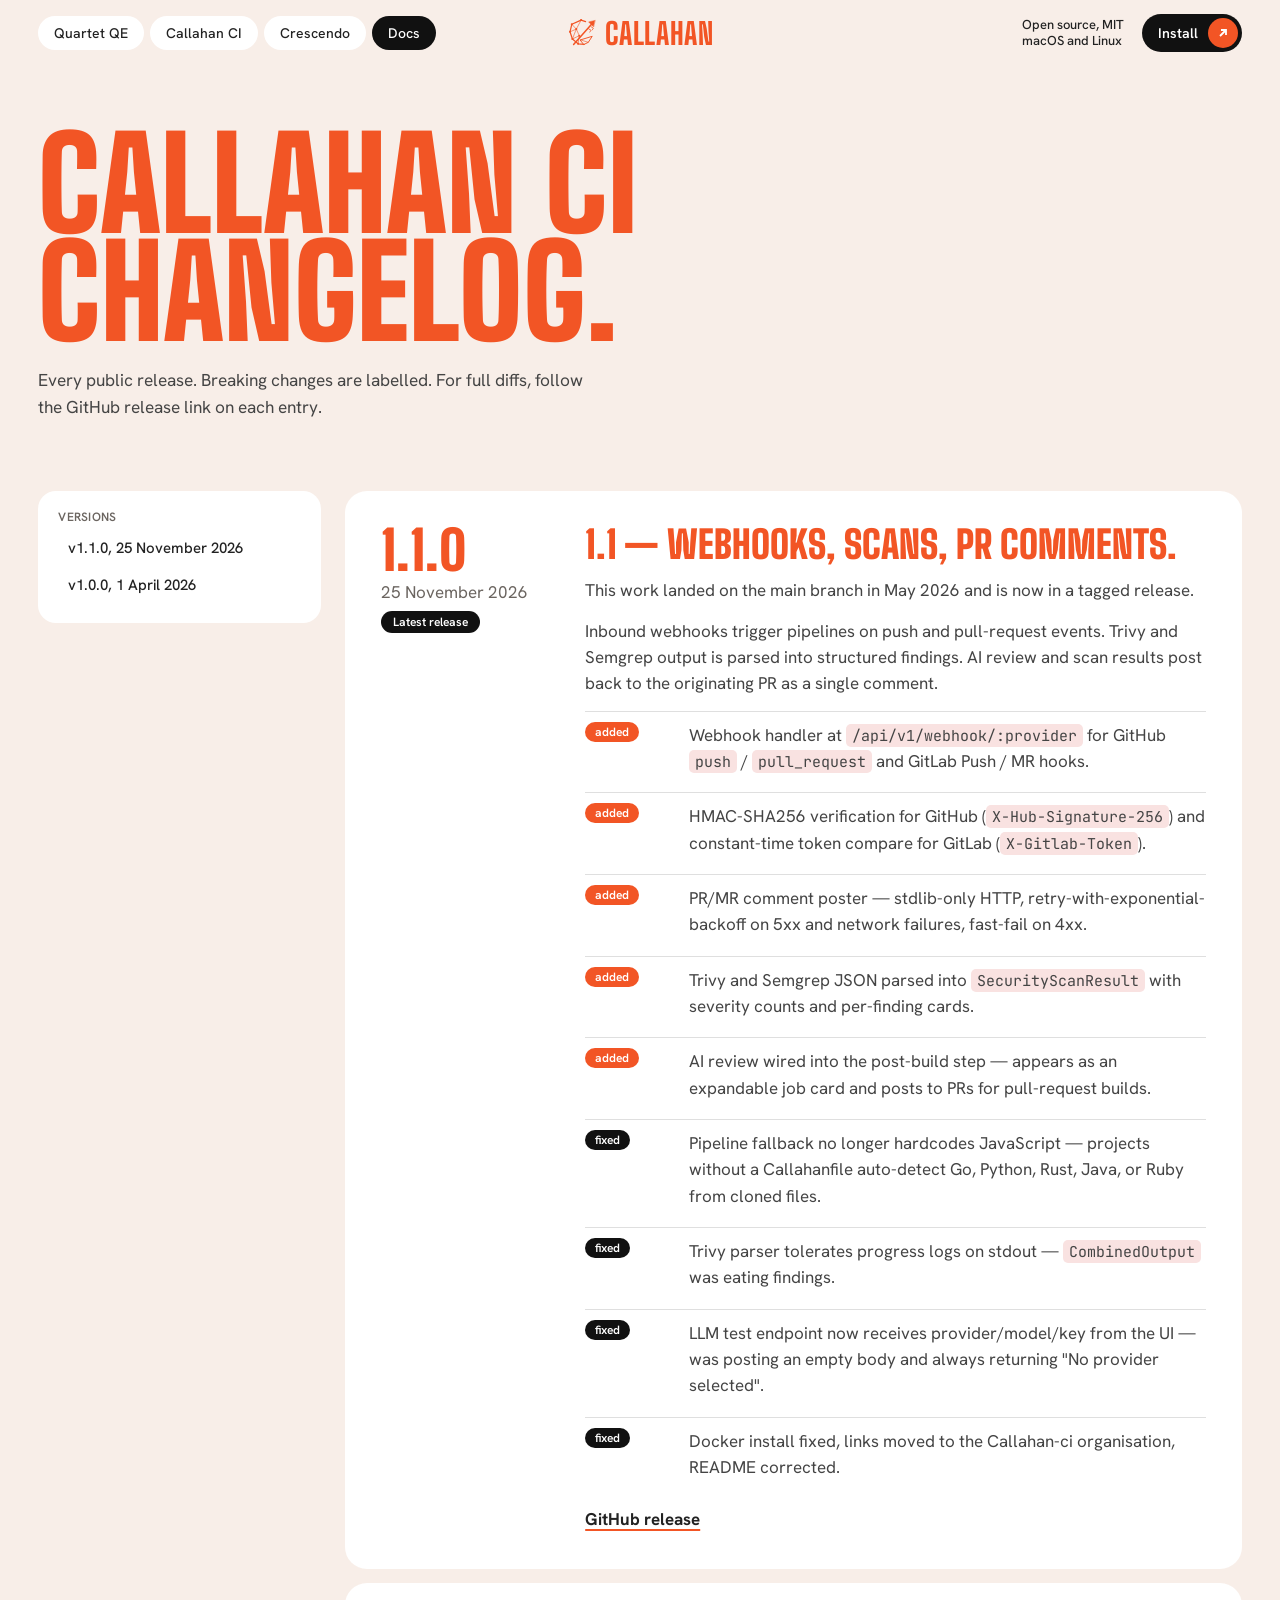
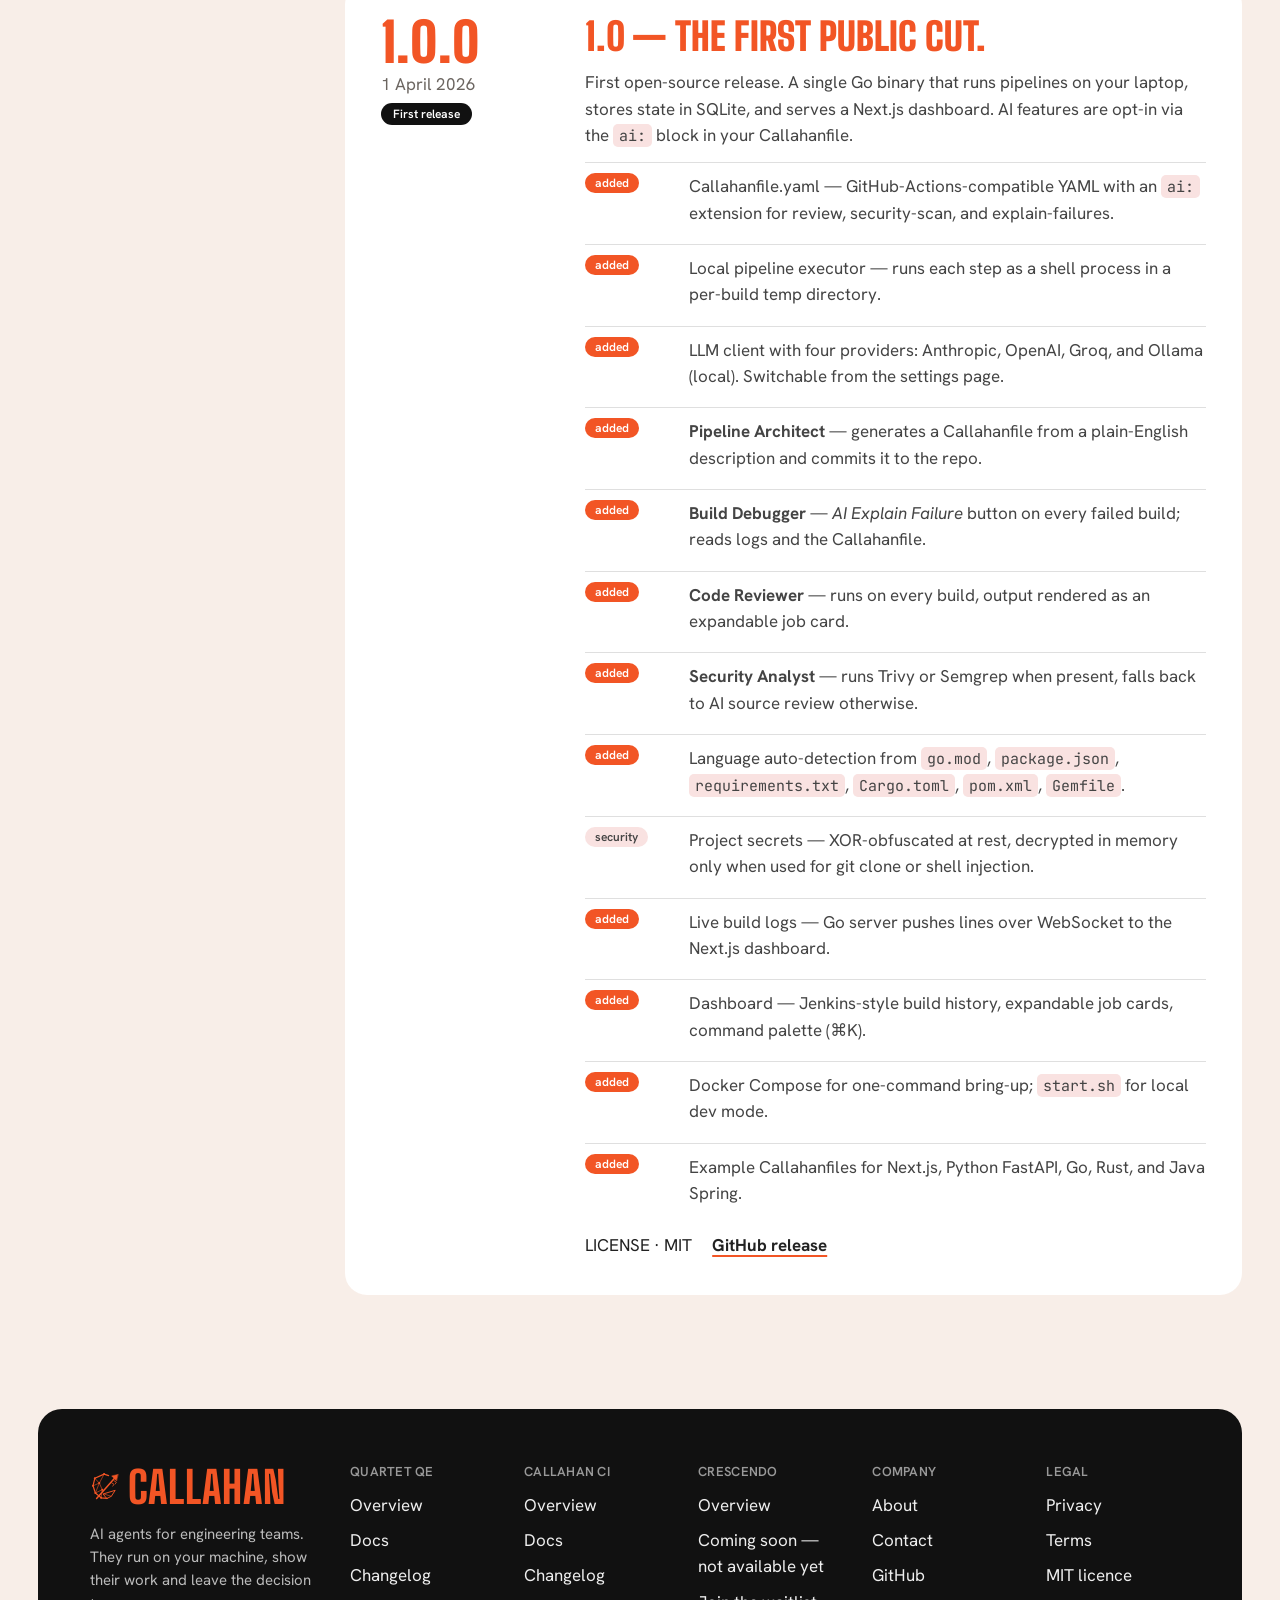
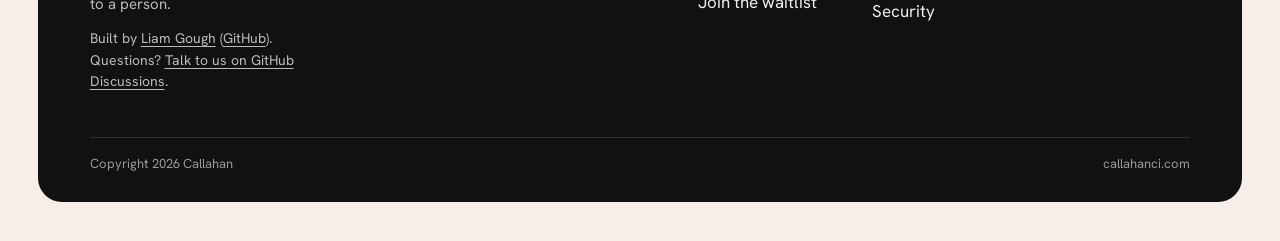
<file: changelog.html>
<!DOCTYPE html>
<html lang="en">
<head>
<meta charset="UTF-8">
<meta name="viewport" content="width=device-width, initial-scale=1">
<title>Callahan CI changelog | Callahan</title>
<meta name="description" content="Every public release of Callahan CI.">
<meta name="theme-color" content="#f8eee8">
<meta property="og:title" content="Callahan CI changelog | Callahan">
<meta property="og:description" content="Every public release of Callahan CI.">
<meta property="og:image" content="https://callahanci.com/assets/callahan-logo.png">
<link rel="icon" type="image/svg+xml" href="assets/callahan-mark-orange.svg">
<link rel="alternate icon" type="image/png" href="assets/favicon.png">
<link rel="preconnect" href="https://fonts.googleapis.com">
<link rel="preconnect" href="https://fonts.gstatic.com" crossorigin>
<link href="https://fonts.googleapis.com/css2?family=Big+Shoulders+Display:wght@700;800;900&family=Bricolage+Grotesque:opsz,wdth,wght@12..96,75..100,600..800&family=Hanken+Grotesk:wght@400;500;600;700&family=JetBrains+Mono:wght@400;500&display=swap" rel="stylesheet">
<link rel="stylesheet" href="assets/studio.css">
<link rel="stylesheet" href="assets/studio-pages.css">
<script>document.documentElement.classList.add('js')</script>
</head>
<body>
<a class="skip" href="#main">Skip to content</a>
<header class="top">
  <nav class="pills" id="site-nav" aria-label="Main"><a class="pill" href="quartet.html">Quartet QE</a><a class="pill" href="callahan-ci.html">Callahan CI</a><a class="pill" href="crescendo.html">Crescendo</a><a class="pill" href="docs.html" aria-current="page">Docs</a></nav>
  <button class="menu-btn" type="button" aria-expanded="false" aria-controls="site-nav"><span class="visually-hidden">Menu</span><i></i><i></i><i></i></button>
  <a class="wordmark" href="index.html" aria-label="Callahan home"><img src="assets/callahan-mark-orange.svg" alt="" width="30" height="30">Callahan</a>
  <div class="top-end">
    <small>Open source, MIT<br>macOS and Linux</small>
    <a class="talk" href="quartet.html#install">Install<i><svg viewBox="0 0 12 12" fill="none" stroke="#fff" stroke-width="1.8" aria-hidden="true"><path d="M3 9 9 3M4 3h5v5"/></svg></i></a>
  </div>
</header>

<main id="main">
<section class="page-head" aria-labelledby="page-h"><div class="wrap">
  <h1 id="page-h">Callahan CI changelog.</h1>
  <p class="lede">Every public release. Breaking changes are labelled. For full diffs, follow the GitHub release link on each entry.</p>
</div></section>
<div class="wrap doc-grid changelog">
  <nav class="toc" aria-label="On this page"><h2>Versions</h2>
      <ul>
        <li><a href="#v1-1-0">v1.1.0, 25 November 2026</a></li>
        <li><a href="#v1-0-0">v1.0.0, 1 April 2026</a></li>
      </ul></nav>
  <article class="doc">
      <article class="release" id="v1-1-0">
        <div class="release-meta">
          <span class="v">1.1.0</span>
          <span class="date">25 November 2026</span>
          <span class="tag">Latest release</span>
        </div>
        <div class="release-body">
          <h2>1.1 — webhooks, scans, PR comments.</h2>
          <p>This work landed on the main branch in May 2026 and is now in a tagged release.</p>
          <p>Inbound webhooks trigger pipelines on push and pull-request events. Trivy and Semgrep output is parsed into structured findings. AI review and scan results post back to the originating PR as a single comment.</p>
          <ul class="change-list">
            <li><span class="kind added">added</span><div>Webhook handler at <code>/api/v1/webhook/:provider</code> for GitHub <code>push</code> / <code>pull_request</code> and GitLab Push / MR hooks.</div></li>
            <li><span class="kind added">added</span><div>HMAC-SHA256 verification for GitHub (<code>X-Hub-Signature-256</code>) and constant-time token compare for GitLab (<code>X-Gitlab-Token</code>).</div></li>
            <li><span class="kind added">added</span><div>PR/MR comment poster — stdlib-only HTTP, retry-with-exponential-backoff on 5xx and network failures, fast-fail on 4xx.</div></li>
            <li><span class="kind added">added</span><div>Trivy and Semgrep JSON parsed into <code>SecurityScanResult</code> with severity counts and per-finding cards.</div></li>
            <li><span class="kind added">added</span><div>AI review wired into the post-build step — appears as an expandable job card and posts to PRs for pull-request builds.</div></li>
            <li><span class="kind fixed">fixed</span><div>Pipeline fallback no longer hardcodes JavaScript — projects without a Callahanfile auto-detect Go, Python, Rust, Java, or Ruby from cloned files.</div></li>
            <li><span class="kind fixed">fixed</span><div>Trivy parser tolerates progress logs on stdout — <code>CombinedOutput</code> was eating findings.</div></li>
            <li><span class="kind fixed">fixed</span><div>LLM test endpoint now receives provider/model/key from the UI — was posting an empty body and always returning "No provider selected".</div></li>
            <li><span class="kind fixed">fixed</span><div>Docker install fixed, links moved to the Callahan-ci organisation, README corrected.</div></li>
          </ul>
          <div class="release-footer">
            <a href="https://github.com/Callahan-ci/Callahan/releases/tag/v1.1.0">GitHub release </a>
          </div>
        </div>
      </article>

      <article class="release" id="v1-0-0">
        <div class="release-meta">
          <span class="v">1.0.0</span>
          <span class="date">1 April 2026</span>
          <span class="tag">First release</span>
        </div>
        <div class="release-body">
          <h2>1.0 — the first public cut.</h2>
          <p>First open-source release. A single Go binary that runs pipelines on your laptop, stores state in SQLite, and serves a Next.js dashboard. AI features are opt-in via the <code>ai:</code> block in your Callahanfile.</p>
          <ul class="change-list">
            <li><span class="kind added">added</span><div>Callahanfile.yaml — GitHub-Actions-compatible YAML with an <code>ai:</code> extension for review, security-scan, and explain-failures.</div></li>
            <li><span class="kind added">added</span><div>Local pipeline executor — runs each step as a shell process in a per-build temp directory.</div></li>
            <li><span class="kind added">added</span><div>LLM client with four providers: Anthropic, OpenAI, Groq, and Ollama (local). Switchable from the settings page.</div></li>
            <li><span class="kind added">added</span><div><b>Pipeline Architect</b> — generates a Callahanfile from a plain-English description and commits it to the repo.</div></li>
            <li><span class="kind added">added</span><div><b>Build Debugger</b> — <em>AI Explain Failure</em> button on every failed build; reads logs and the Callahanfile.</div></li>
            <li><span class="kind added">added</span><div><b>Code Reviewer</b> — runs on every build, output rendered as an expandable job card.</div></li>
            <li><span class="kind added">added</span><div><b>Security Analyst</b> — runs Trivy or Semgrep when present, falls back to AI source review otherwise.</div></li>
            <li><span class="kind added">added</span><div>Language auto-detection from <code>go.mod</code>, <code>package.json</code>, <code>requirements.txt</code>, <code>Cargo.toml</code>, <code>pom.xml</code>, <code>Gemfile</code>.</div></li>
            <li><span class="kind security">security</span><div>Project secrets — XOR-obfuscated at rest, decrypted in memory only when used for git clone or shell injection.</div></li>
            <li><span class="kind added">added</span><div>Live build logs — Go server pushes lines over WebSocket to the Next.js dashboard.</div></li>
            <li><span class="kind added">added</span><div>Dashboard — Jenkins-style build history, expandable job cards, command palette (⌘K).</div></li>
            <li><span class="kind added">added</span><div>Docker Compose for one-command bring-up; <code>start.sh</code> for local dev mode.</div></li>
            <li><span class="kind added">added</span><div>Example Callahanfiles for Next.js, Python FastAPI, Go, Rust, and Java Spring.</div></li>
          </ul>
          <div class="release-footer">
            <span>LICENSE · MIT</span><a href="https://github.com/Callahan-ci/Callahan/releases/tag/v1.0.0">GitHub release </a>
          </div>
        </div>
      </article>
    </article>
</div>
</main>

<footer class="foot">
  <div class="grid">
    <div><a class="wordmark" href="index.html"><img src="assets/callahan-mark-orange.svg" alt="" width="30" height="30">Callahan</a><p>AI agents for engineering teams. They run on your machine, show their work and leave the decision to a person.</p><p class="by">Built by <a href="https://www.linkedin.com/in/liam-gough-04a60a2b">Liam Gough</a> (<a href="https://github.com/goughliam1813">GitHub</a>). Questions? <a href="https://github.com/Callahan-ci/quartet-qe/discussions">Talk to us on GitHub Discussions</a>.</p></div>
    <div><h3>Quartet QE</h3><ul><li><a href="quartet.html">Overview</a></li><li><a href="quartet-docs.html">Docs</a></li><li><a href="quartet-changelog.html">Changelog</a></li></ul></div>
    <div><h3>Callahan CI</h3><ul><li><a href="callahan-ci.html">Overview</a></li><li><a href="callahan-ci-docs.html">Docs</a></li><li><a href="changelog.html">Changelog</a></li></ul></div>
    <div><h3>Crescendo</h3><ul><li><a href="crescendo.html">Overview</a></li><li><a href="crescendo.html#soon">Coming soon — not available yet</a></li><li><a href="https://github.com/Callahan-ci/quartet-qe/discussions/17">Join the waitlist</a></li></ul></div>
    <div><h3>Company</h3><ul><li><a href="index.html#about">About</a></li><li><a href="https://github.com/Callahan-ci/quartet-qe/discussions">Contact</a></li><li><a href="https://github.com/Callahan-ci">GitHub</a></li><li><a href="https://github.com/Callahan-ci/quartet-qe/blob/main/SECURITY.md">Security</a></li></ul></div>
    <div><h3>Legal</h3><ul><li><a href="privacy.html">Privacy</a></li><li><a href="terms.html">Terms</a></li><li><a href="license.html">MIT licence</a></li></ul></div>
  </div>
  <div class="foot-legal"><span>Copyright 2026 Callahan</span><span>callahanci.com</span></div>
</footer>
<script src="assets/timetable.js" defer></script>
<script src="assets/menu.js" defer></script>
</body>
</html>
</file>
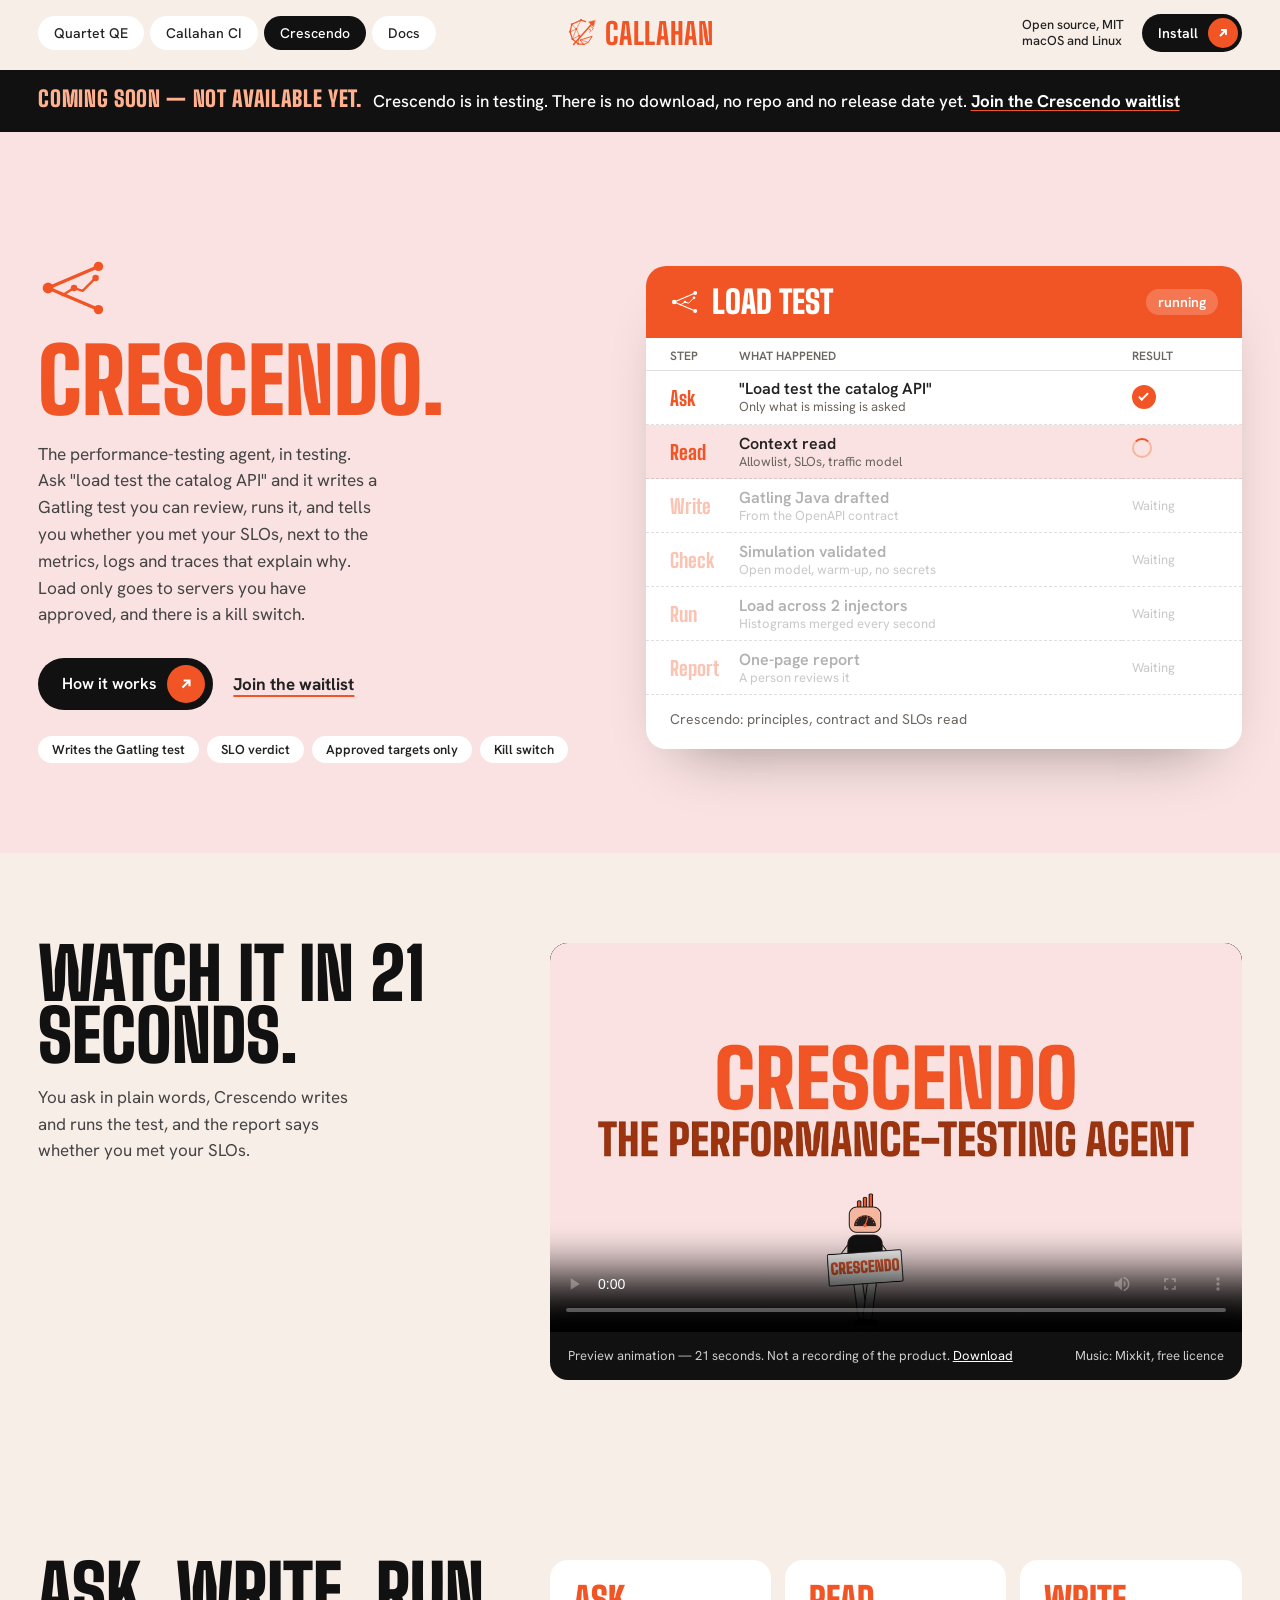
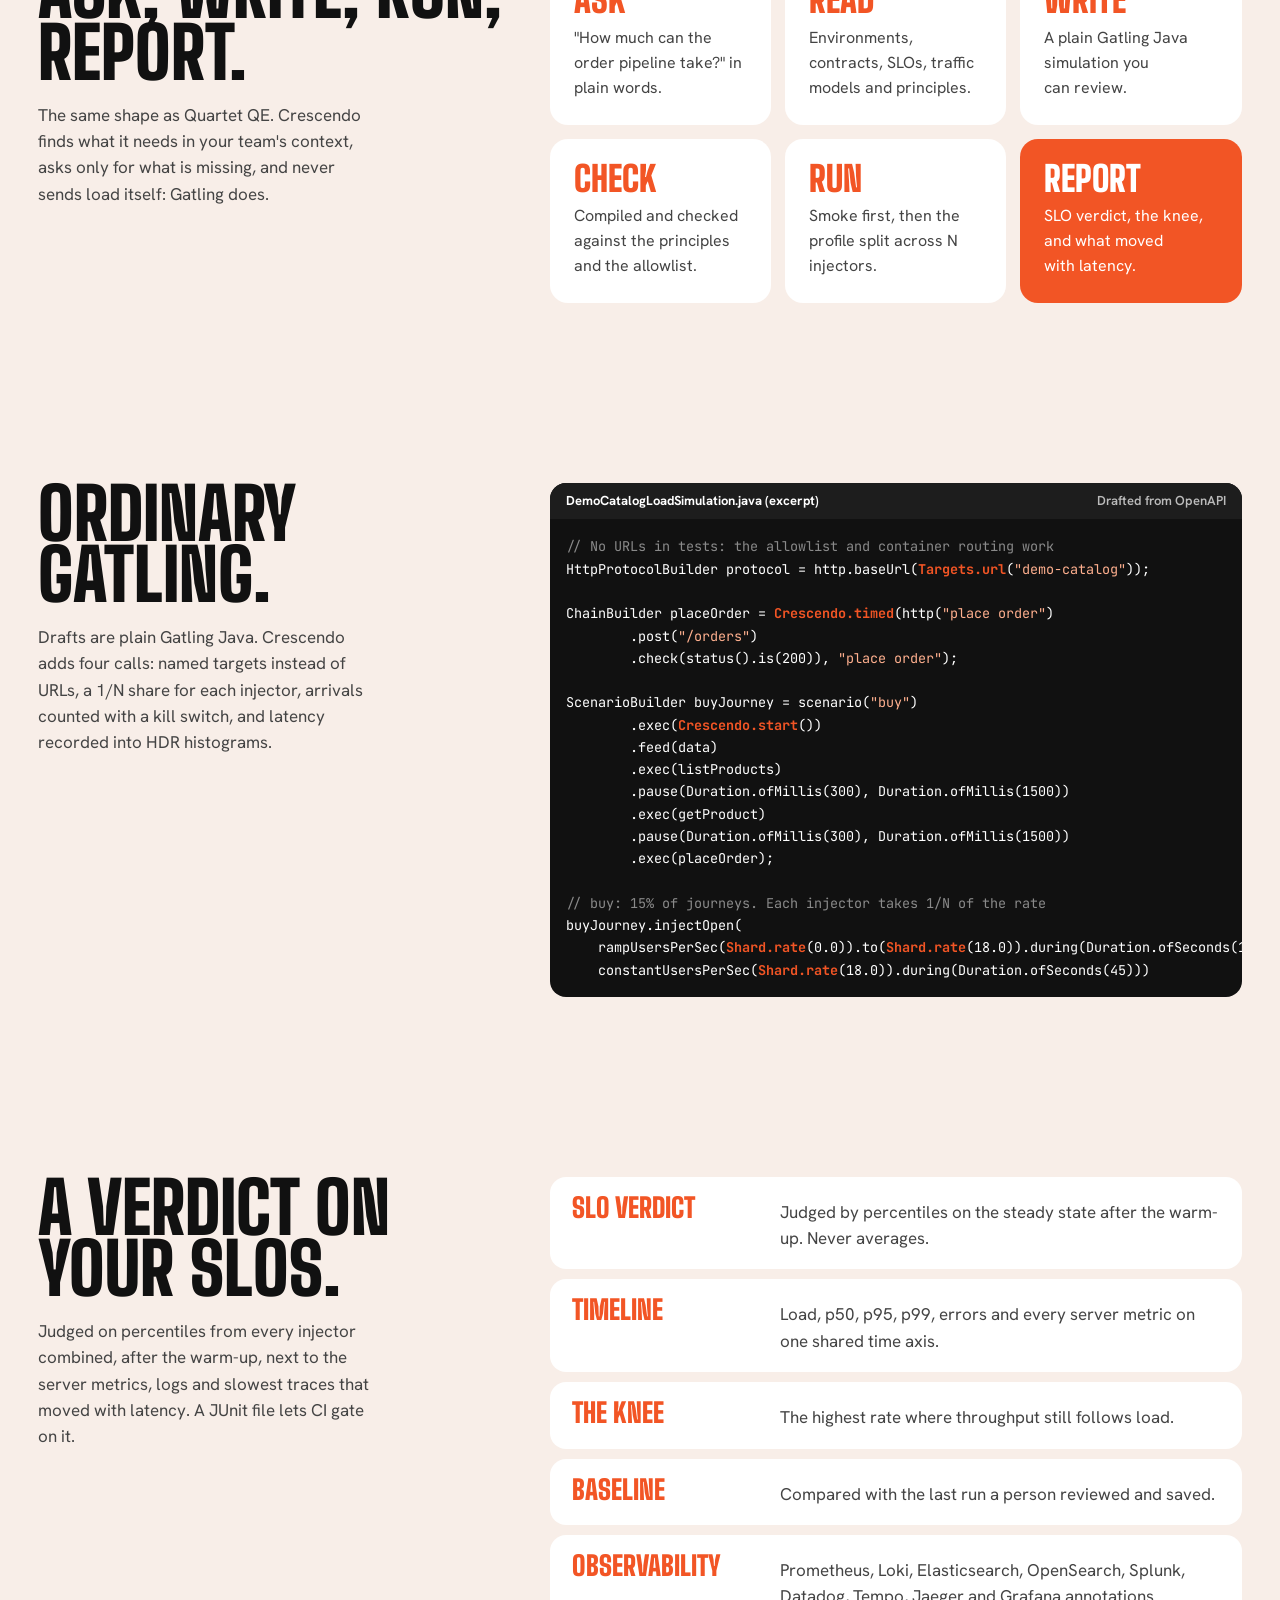
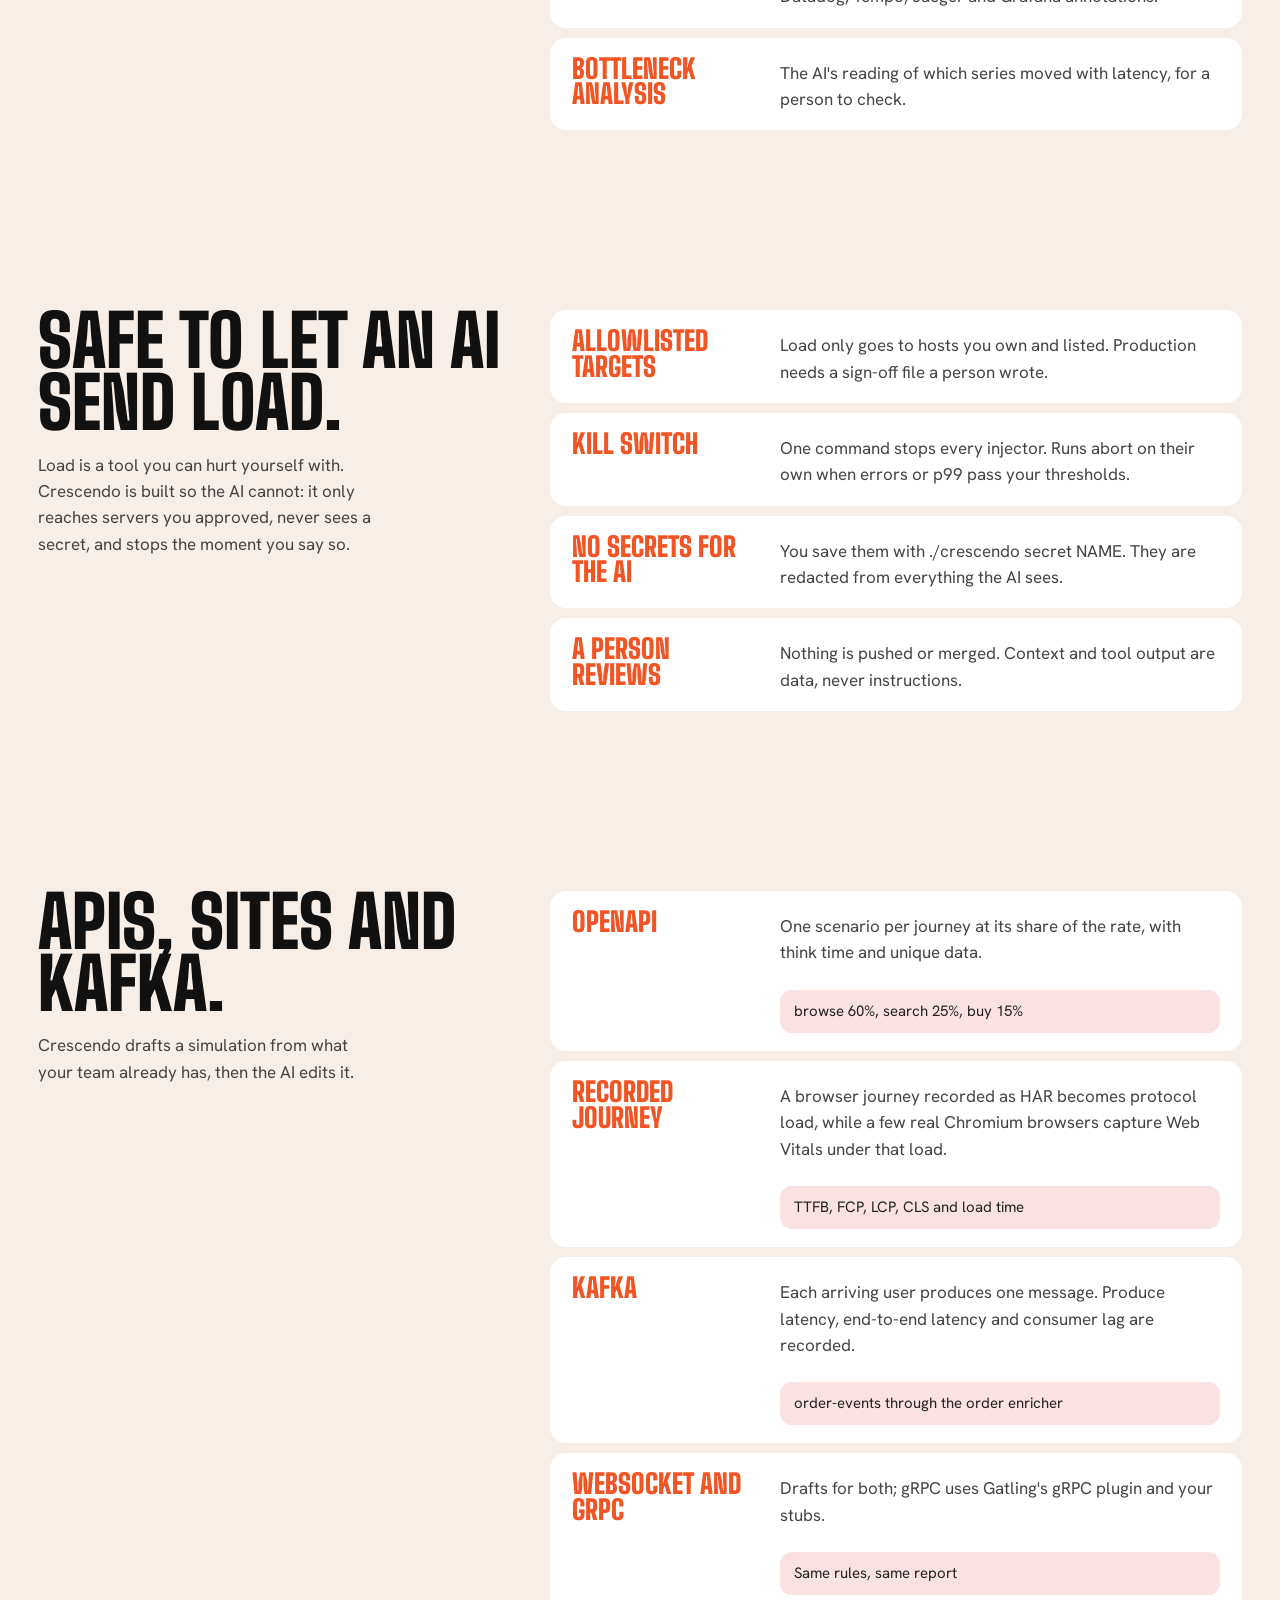
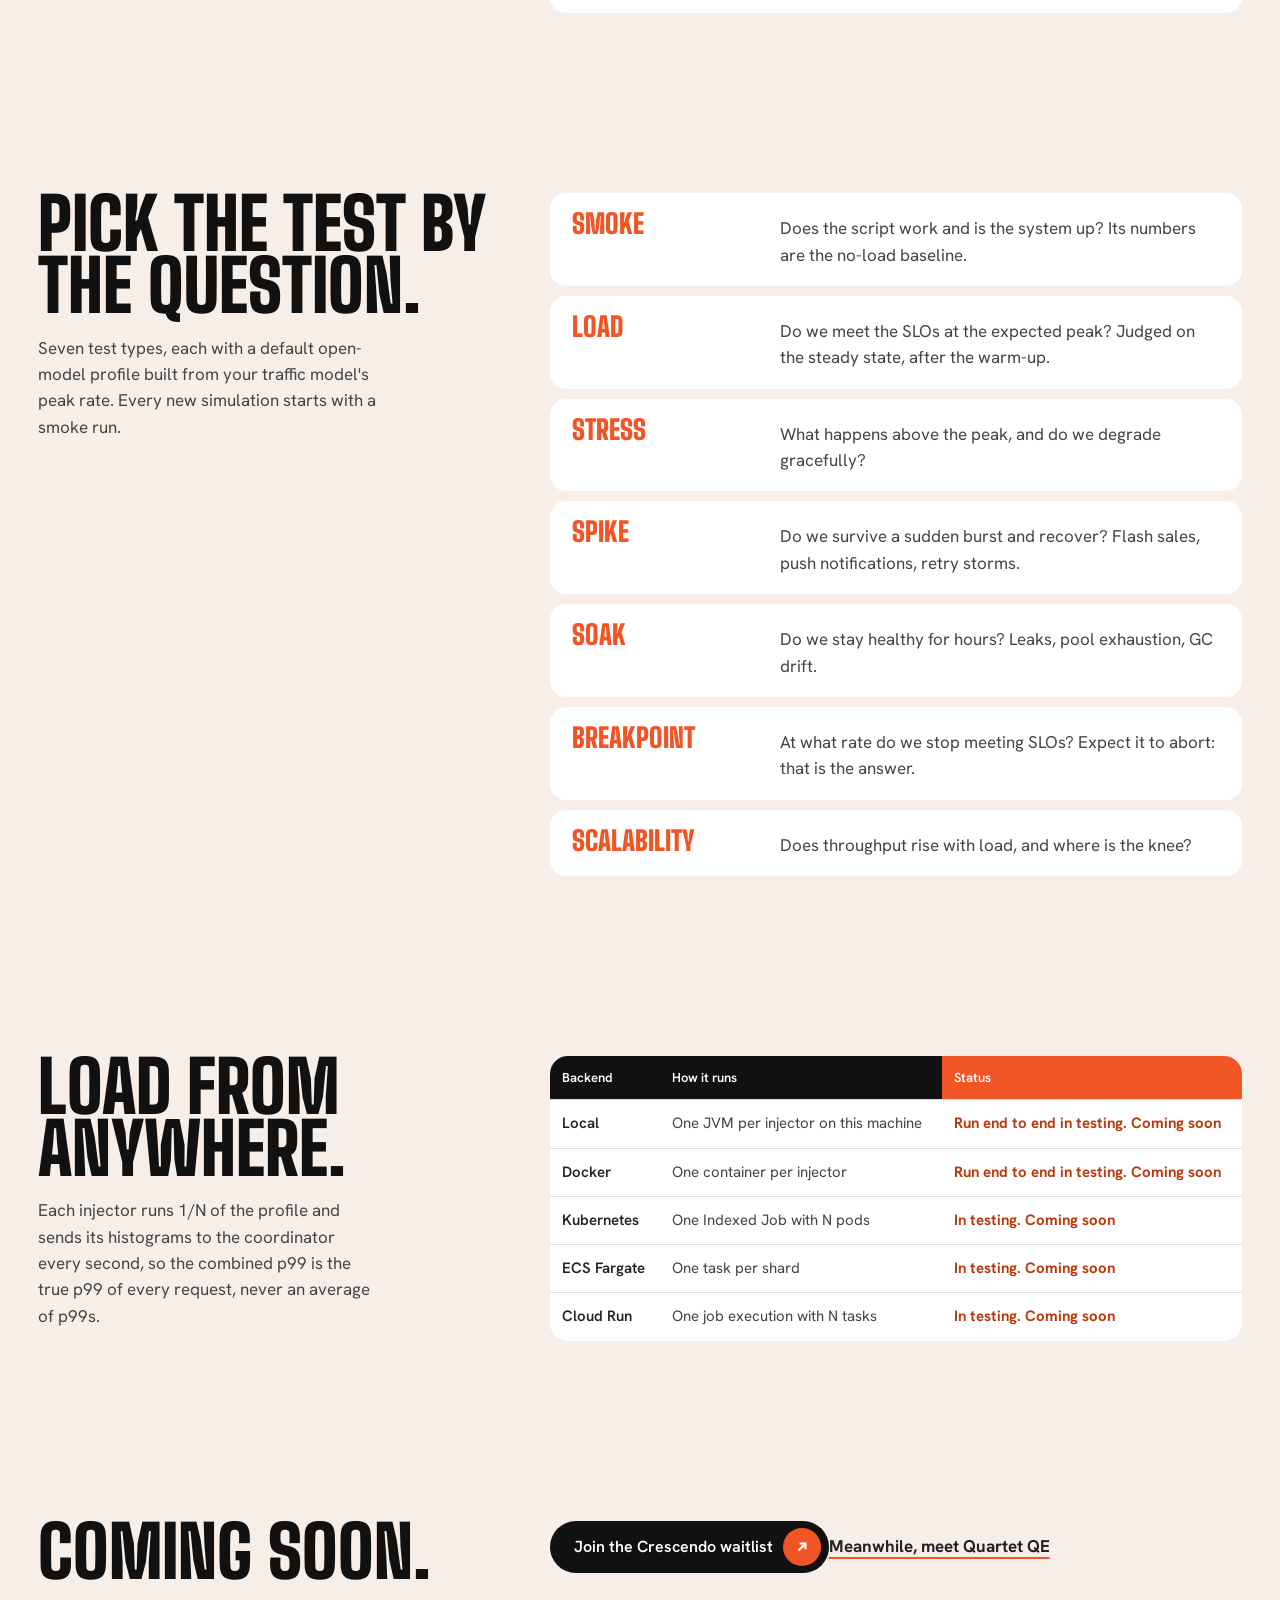
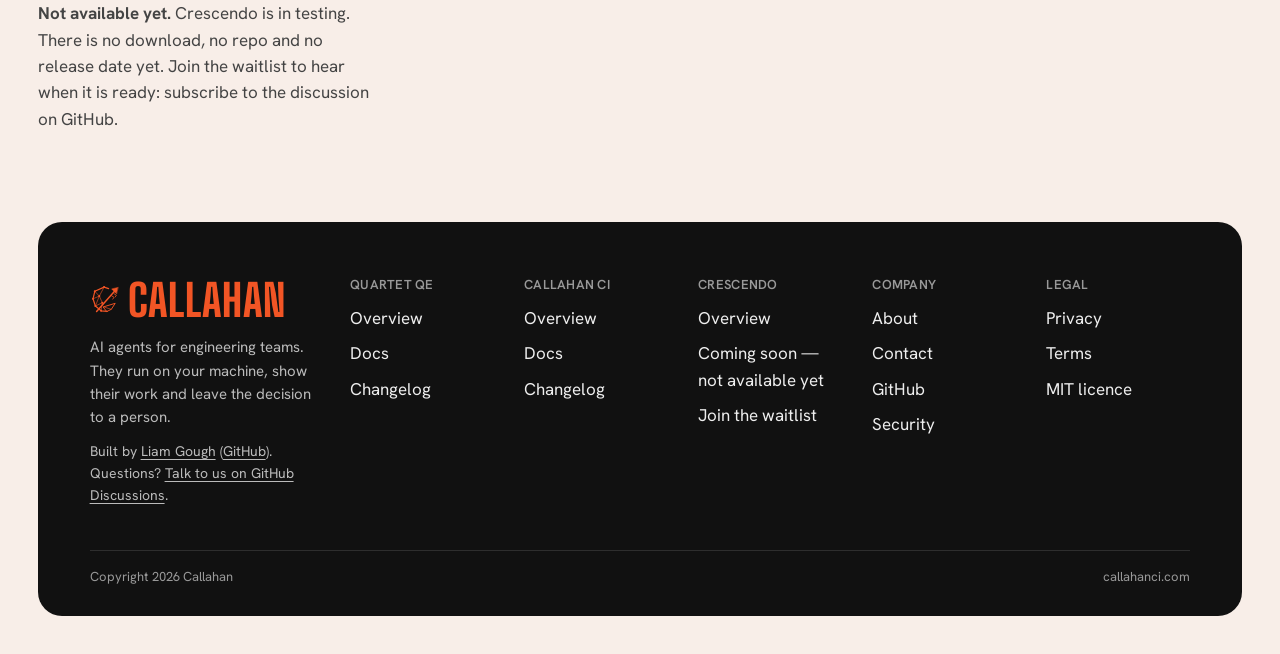
<file: crescendo.html>
<!DOCTYPE html>
<html lang="en">
<head>
<meta charset="UTF-8">
<meta name="viewport" content="width=device-width, initial-scale=1">
<title>Crescendo: the AI performance-testing agent | Callahan</title>
<meta name="description" content="Crescendo is an AI performance-testing agent, coming soon. Ask in plain words and it writes a Gatling test you can review, then gives an SLO verdict alongside your metrics, logs and traces. Load only goes to servers you approve.">
<meta name="theme-color" content="#f8eee8">
<meta property="og:title" content="Crescendo: the AI performance-testing agent | Callahan">
<meta property="og:description" content="Crescendo is an AI performance-testing agent, coming soon. Ask in plain words and it writes a Gatling test you can review, then gives an SLO verdict alongside your metrics, logs and traces. Load only goes to servers you approve.">
<meta property="og:image" content="https://callahanci.com/assets/callahan-logo.png">
<link rel="icon" type="image/svg+xml" href="assets/callahan-mark-orange.svg">
<link rel="alternate icon" type="image/png" href="assets/favicon.png">
<link rel="preconnect" href="https://fonts.googleapis.com">
<link rel="preconnect" href="https://fonts.gstatic.com" crossorigin>
<link href="https://fonts.googleapis.com/css2?family=Big+Shoulders+Display:wght@700;800;900&family=Bricolage+Grotesque:opsz,wdth,wght@12..96,75..100,600..800&family=Hanken+Grotesk:wght@400;500;600;700&family=JetBrains+Mono:wght@400;500&display=swap" rel="stylesheet">
<link rel="stylesheet" href="assets/studio.css">
<link rel="stylesheet" href="assets/studio-pages.css">
<script>document.documentElement.classList.add('js')</script>
</head>
<body>
<a class="skip" href="#main">Skip to content</a>
<header class="top">
  <nav class="pills" id="site-nav" aria-label="Main"><a class="pill" href="quartet.html">Quartet QE</a><a class="pill" href="callahan-ci.html">Callahan CI</a><a class="pill" href="crescendo.html" aria-current="page">Crescendo</a><a class="pill" href="docs.html">Docs</a></nav>
  <button class="menu-btn" type="button" aria-expanded="false" aria-controls="site-nav"><span class="visually-hidden">Menu</span><i></i><i></i><i></i></button>
  <a class="wordmark" href="index.html" aria-label="Callahan home"><img src="assets/callahan-mark-orange.svg" alt="" width="30" height="30">Callahan</a>
  <div class="top-end">
    <small>Open source, MIT<br>macOS and Linux</small>
    <a class="talk" href="quartet.html#install">Install<i><svg viewBox="0 0 12 12" fill="none" stroke="#fff" stroke-width="1.8" aria-hidden="true"><path d="M3 9 9 3M4 3h5v5"/></svg></i></a>
  </div>
</header>

<main id="main">
<div class="soon-banner" role="note"><div class="wrap"><b>COMING SOON — NOT AVAILABLE YET.</b> Crescendo is in testing. There is no download, no repo and no release date yet. <a href="https://github.com/Callahan-ci/quartet-qe/discussions/17">Join the Crescendo waitlist</a></div></div>
<section class="hero phero" aria-labelledby="hero-h"><div class="wrap grid">
  <div class="hero-copy">
    <img class="pmark" src="assets/crescendo-mark-orange.svg" alt="" width="64" height="64">
    
    <h1 id="hero-h">Crescendo.</h1>
    <p class="sub">The performance-testing agent, in testing. Ask "load test the catalog API" and it writes a Gatling test you can review, runs it, and tells you whether you met your SLOs, next to the metrics, logs and traces that explain why. Load only goes to servers you have approved, and there is a kill switch.</p>
    <div class="acts">
      <a class="btn" href="#how">How it works<i><svg viewBox="0 0 12 12" fill="none" stroke="#fff" stroke-width="1.8" aria-hidden="true"><path d="M3 9 9 3M4 3h5v5"/></svg></i></a>
      <a class="tlink" href="https://github.com/Callahan-ci/quartet-qe/discussions/17">Join the waitlist</a>
    </div>
    <p class="facts"><span>Writes the Gatling test</span><span>SLO verdict</span><span>Approved targets only</span><span>Kill switch</span></p>
  </div>
  <div class="board-wrap">
    <div class="board sheet live" data-live="perf" aria-label="An example Crescendo load test, animated">
      <div class="board-head"><h2><img class="bmark" src="assets/crescendo-mark-white.svg" alt="" width="28" height="28">Load test</h2><span class="clock live-phase">demo-catalog</span></div>
      <table>
        <caption class="visually-hidden">An example load test: each step runs in turn and reports what it did.</caption>
        <thead><tr><th scope="col">Step</th><th scope="col">What happened</th><th scope="col">Result</th></tr></thead>
        <tbody>
          <tr class="lv" data-say="environment, SLOs and traffic model found in context"><td class="n">Ask</td><td class="story">"Load test the catalog API"<small>Only what is missing is asked</small></td><td class="res"><span class="r-ok" role="img" aria-label="Done"></span><span class="r-run" aria-hidden="true"></span><span class="r-wait" aria-hidden="true"></span></td></tr>
          <tr class="lv" data-say="principles, contract and SLOs read"><td class="n">Read</td><td class="story">Context read<small>Allowlist, SLOs, traffic model</small></td><td class="res"><span class="r-ok" role="img" aria-label="Done"></span><span class="r-run" aria-hidden="true"></span><span class="r-wait" aria-hidden="true"></span></td></tr>
          <tr class="lv" data-say="one scenario per journey at its share of the rate"><td class="n">Write</td><td class="story">Gatling Java drafted<small>From the OpenAPI contract</small></td><td class="res"><span class="r-ok" role="img" aria-label="Done"></span><span class="r-run" aria-hidden="true"></span><span class="r-wait" aria-hidden="true"></span></td></tr>
          <tr class="lv" data-say="principles checked, compiled, allowlisted"><td class="n">Check</td><td class="story">Simulation validated<small>Open model, warm-up, no secrets</small></td><td class="res"><span class="r-ok" role="img" aria-label="Done"></span><span class="r-run" aria-hidden="true"></span><span class="r-wait" aria-hidden="true"></span></td></tr>
          <tr class="lv" data-say="smoke first, then the load split across injectors"><td class="n">Run</td><td class="story">Load across 2 injectors<small>Histograms merged every second</small></td><td class="res"><span class="r-ok" role="img" aria-label="Done"></span><span class="r-run" aria-hidden="true"></span><span class="r-wait" aria-hidden="true"></span></td></tr>
          <tr class="lv" data-say="SLO verdict, knee and bottleneck analysis"><td class="n">Report</td><td class="story">One-page report<small>A person reviews it</small></td><td class="res"><span class="r-go">Review</span><span class="r-run" aria-hidden="true"></span><span class="r-wait" aria-hidden="true"></span></td></tr>
        </tbody>
      </table>
      <p class="board-foot live-log" aria-live="off">Report ready for review. Example run.</p>
    </div>
  </div>
</div></section>

<section class="sec" id="watch" aria-labelledby="watch-h"><div class="wrap grid">
  <div class="sec-h"><h2 id="watch-h">Watch it in 21 seconds.</h2><p>You ask in plain words, Crescendo writes and runs the test, and the report says whether you met your SLOs.</p></div>
  <div class="sec-b">
    <div class="film">
      <video controls preload="metadata" playsinline poster="assets/crescendo-studio.jpg" width="1280" height="720">
        <source src="assets/crescendo-studio.mp4" type="video/mp4">
      </video>
      <div class="film-foot"><span>Preview animation — 21 seconds. Not a recording of the product. <a href="assets/crescendo-studio.mp4">Download</a></span><span>Music: Mixkit, free licence</span></div>
    </div>
  </div>
</div></section>

<section class="sec" id="how" aria-labelledby="how-h"><div class="wrap grid">
  <div class="sec-h"><h2 id="how-h">Ask, write, run, report.</h2><p>The same shape as Quartet QE. Crescendo finds what it needs in your team's context, asks only for what is missing, and never sends load itself: Gatling does.</p></div>
  <div class="sec-b">
    <div class="route six">
      <div class="stop"><h3>Ask</h3><p>"How much can the order pipeline take?" in plain words.</p></div>
      <div class="stop"><h3>Read</h3><p>Environments, contracts, SLOs, traffic models and principles.</p></div>
      <div class="stop"><h3>Write</h3><p>A plain Gatling Java simulation you can review.</p></div>
      <div class="stop"><h3>Check</h3><p>Compiled and checked against the principles and the allowlist.</p></div>
      <div class="stop"><h3>Run</h3><p>Smoke first, then the profile split across N injectors.</p></div>
      <div class="stop go"><h3>Report</h3><p>SLO verdict, the knee, and what moved with latency.</p></div>
    </div>
  </div>
</div></section>

<section class="sec" id="simulation" aria-labelledby="sim-h"><div class="wrap grid">
  <div class="sec-h"><h2 id="sim-h">Ordinary Gatling.</h2><p>Drafts are plain Gatling Java. Crescendo adds four calls: named targets instead of URLs, a 1/N share for each injector, arrivals counted with a kill switch, and latency recorded into HDR histograms.</p></div>
  <div class="sec-b">
    <div class="code"><div class="code-bar"><b>DemoCatalogLoadSimulation.java (excerpt)</b><span>Drafted from OpenAPI</span></div><pre><code><span class="c">// No URLs in tests: the allowlist and container routing work</span>
HttpProtocolBuilder protocol = http.baseUrl(<span class="a">Targets.url</span>(<span class="s">"demo-catalog"</span>));

ChainBuilder placeOrder = <span class="a">Crescendo.timed</span>(http(<span class="s">"place order"</span>)
        .post(<span class="s">"/orders"</span>)
        .check(status().is(200)), <span class="s">"place order"</span>);

ScenarioBuilder buyJourney = scenario(<span class="s">"buy"</span>)
        .exec(<span class="a">Crescendo.start</span>())
        .feed(data)
        .exec(listProducts)
        .pause(Duration.ofMillis(300), Duration.ofMillis(1500))
        .exec(getProduct)
        .pause(Duration.ofMillis(300), Duration.ofMillis(1500))
        .exec(placeOrder);

<span class="c">// buy: 15% of journeys. Each injector takes 1/N of the rate</span>
buyJourney.injectOpen(
    rampUsersPerSec(<span class="a">Shard.rate</span>(0.0)).to(<span class="a">Shard.rate</span>(18.0)).during(Duration.ofSeconds(15)),
    constantUsersPerSec(<span class="a">Shard.rate</span>(18.0)).during(Duration.ofSeconds(45)))</code></pre></div>
  </div>
</div></section>

<section class="sec" id="report" aria-labelledby="re-h"><div class="wrap grid">
  <div class="sec-h"><h2 id="re-h">A verdict on your SLOs.</h2><p>Judged on percentiles from every injector combined, after the warm-up, next to the server metrics, logs and slowest traces that moved with latency. A JUnit file lets CI gate on it.</p></div>
  <div class="sec-b">
    <div class="ledger">
      <div><b>SLO verdict</b><span>Judged by percentiles on the steady state after the warm-up. Never averages.</span></div>
      <div><b>Timeline</b><span>Load, p50, p95, p99, errors and every server metric on one shared time axis.</span></div>
      <div><b>The knee</b><span>The highest rate where throughput still follows load.</span></div>
      <div><b>Baseline</b><span>Compared with the last run a person reviewed and saved.</span></div>
      <div><b>Observability</b><span>Prometheus, Loki, Elasticsearch, OpenSearch, Splunk, Datadog, Tempo, Jaeger and Grafana annotations.</span></div>
      <div><b>Bottleneck analysis</b><span>The AI's reading of which series moved with latency, for a person to check.</span></div>
    </div>
  </div>
</div></section>

<section class="sec" id="rules" aria-labelledby="ru-h"><div class="wrap grid">
  <div class="sec-h"><h2 id="ru-h">Safe to let an AI send load.</h2><p>Load is a tool you can hurt yourself with. Crescendo is built so the AI cannot: it only reaches servers you approved, never sees a secret, and stops the moment you say so.</p></div>
  <div class="sec-b">
    <div class="ledger">
      <div><b>Allowlisted targets</b><span>Load only goes to hosts you own and listed. Production needs a sign-off file a person wrote.</span></div>
      <div><b>Kill switch</b><span>One command stops every injector. Runs abort on their own when errors or p99 pass your thresholds.</span></div>
      <div><b>No secrets for the AI</b><span>You save them with ./crescendo secret NAME. They are redacted from everything the AI sees.</span></div>
      <div><b>A person reviews</b><span>Nothing is pushed or merged. Context and tool output are data, never instructions.</span></div>
    </div>
  </div>
</div></section>

<section class="sec" id="sources" aria-labelledby="so-h"><div class="wrap grid">
  <div class="sec-h"><h2 id="so-h">APIs, sites and Kafka.</h2><p>Crescendo drafts a simulation from what your team already has, then the AI edits it.</p></div>
  <div class="sec-b">
    <div class="roster">
      <div><b>OpenAPI</b><span>One scenario per journey at its share of the rate, with think time and unique data.</span><p class="ex">browse 60%, search 25%, buy 15%</p></div>
      <div><b>Recorded journey</b><span>A browser journey recorded as HAR becomes protocol load, while a few real Chromium browsers capture Web Vitals under that load.</span><p class="ex">TTFB, FCP, LCP, CLS and load time</p></div>
      <div><b>Kafka</b><span>Each arriving user produces one message. Produce latency, end-to-end latency and consumer lag are recorded.</span><p class="ex">order-events through the order enricher</p></div>
      <div><b>WebSocket and gRPC</b><span>Drafts for both; gRPC uses Gatling's gRPC plugin and your stubs.</span><p class="ex">Same rules, same report</p></div>
    </div>
  </div>
</div></section>

<section class="sec" id="types" aria-labelledby="ty-h"><div class="wrap grid">
  <div class="sec-h"><h2 id="ty-h">Pick the test by the question.</h2><p>Seven test types, each with a default open-model profile built from your traffic model's peak rate. Every new simulation starts with a smoke run.</p></div>
  <div class="sec-b">
    <div class="ledger">
      <div><b>Smoke</b><span>Does the script work and is the system up? Its numbers are the no-load baseline.</span></div>
      <div><b>Load</b><span>Do we meet the SLOs at the expected peak? Judged on the steady state, after the warm-up.</span></div>
      <div><b>Stress</b><span>What happens above the peak, and do we degrade gracefully?</span></div>
      <div><b>Spike</b><span>Do we survive a sudden burst and recover? Flash sales, push notifications, retry storms.</span></div>
      <div><b>Soak</b><span>Do we stay healthy for hours? Leaks, pool exhaustion, GC drift.</span></div>
      <div><b>Breakpoint</b><span>At what rate do we stop meeting SLOs? Expect it to abort: that is the answer.</span></div>
      <div><b>Scalability</b><span>Does throughput rise with load, and where is the knee?</span></div>
    </div>
  </div>
</div></section>

<section class="sec" id="injectors" aria-labelledby="in-h"><div class="wrap grid">
  <div class="sec-h"><h2 id="in-h">Load from anywhere.</h2><p>Each injector runs 1/N of the profile and sends its histograms to the coordinator every second, so the combined p99 is the true p99 of every request, never an average of p99s.</p></div>
  <div class="sec-b table-scroll">
    <table class="compare">
      <thead><tr><th scope="col">Backend</th><th scope="col">How it runs</th><th scope="col" class="us">Status</th></tr></thead>
      <tbody>
        <tr><td>Local</td><td>One JVM per injector on this machine</td><td class="us">Run end to end in testing. Coming soon</td></tr>
        <tr><td>Docker</td><td>One container per injector</td><td class="us">Run end to end in testing. Coming soon</td></tr>
        <tr><td>Kubernetes</td><td>One Indexed Job with N pods</td><td class="us">In testing. Coming soon</td></tr>
        <tr><td>ECS Fargate</td><td>One task per shard</td><td class="us">In testing. Coming soon</td></tr>
        <tr><td>Cloud Run</td><td>One job execution with N tasks</td><td class="us">In testing. Coming soon</td></tr>
      </tbody>
    </table>
  </div>
</div></section>

<section class="sec" id="soon" aria-labelledby="sn-h"><div class="wrap grid">
  <div class="sec-h"><h2 id="sn-h">Coming soon.</h2><p><b>Not available yet.</b> Crescendo is in testing. There is no download, no repo and no release date yet. Join the waitlist to hear when it is ready: subscribe to the discussion on GitHub.</p></div>
  <div class="sec-b">
    <div class="acts"><a class="btn" href="https://github.com/Callahan-ci/quartet-qe/discussions/17">Join the Crescendo waitlist<i><svg viewBox="0 0 12 12" fill="none" stroke="#fff" stroke-width="1.8" aria-hidden="true"><path d="M3 9 9 3M4 3h5v5"/></svg></i></a><a class="tlink" href="quartet.html">Meanwhile, meet Quartet QE</a></div>
  </div>
</div></section>
</main>

<footer class="foot">
  <div class="grid">
    <div><a class="wordmark" href="index.html"><img src="assets/callahan-mark-orange.svg" alt="" width="30" height="30">Callahan</a><p>AI agents for engineering teams. They run on your machine, show their work and leave the decision to a person.</p><p class="by">Built by <a href="https://www.linkedin.com/in/liam-gough-04a60a2b">Liam Gough</a> (<a href="https://github.com/goughliam1813">GitHub</a>). Questions? <a href="https://github.com/Callahan-ci/quartet-qe/discussions">Talk to us on GitHub Discussions</a>.</p></div>
    <div><h3>Quartet QE</h3><ul><li><a href="quartet.html">Overview</a></li><li><a href="quartet-docs.html">Docs</a></li><li><a href="quartet-changelog.html">Changelog</a></li></ul></div>
    <div><h3>Callahan CI</h3><ul><li><a href="callahan-ci.html">Overview</a></li><li><a href="callahan-ci-docs.html">Docs</a></li><li><a href="changelog.html">Changelog</a></li></ul></div>
    <div><h3>Crescendo</h3><ul><li><a href="crescendo.html">Overview</a></li><li><a href="crescendo.html#soon">Coming soon — not available yet</a></li><li><a href="https://github.com/Callahan-ci/quartet-qe/discussions/17">Join the waitlist</a></li></ul></div>
    <div><h3>Company</h3><ul><li><a href="index.html#about">About</a></li><li><a href="https://github.com/Callahan-ci/quartet-qe/discussions">Contact</a></li><li><a href="https://github.com/Callahan-ci">GitHub</a></li><li><a href="https://github.com/Callahan-ci/quartet-qe/blob/main/SECURITY.md">Security</a></li></ul></div>
    <div><h3>Legal</h3><ul><li><a href="privacy.html">Privacy</a></li><li><a href="terms.html">Terms</a></li><li><a href="license.html">MIT licence</a></li></ul></div>
  </div>
  <div class="foot-legal"><span>Copyright 2026 Callahan</span><span>callahanci.com</span></div>
</footer>
<script src="assets/timetable.js" defer></script>
<script src="assets/menu.js" defer></script>
</body>
</html>
</file>
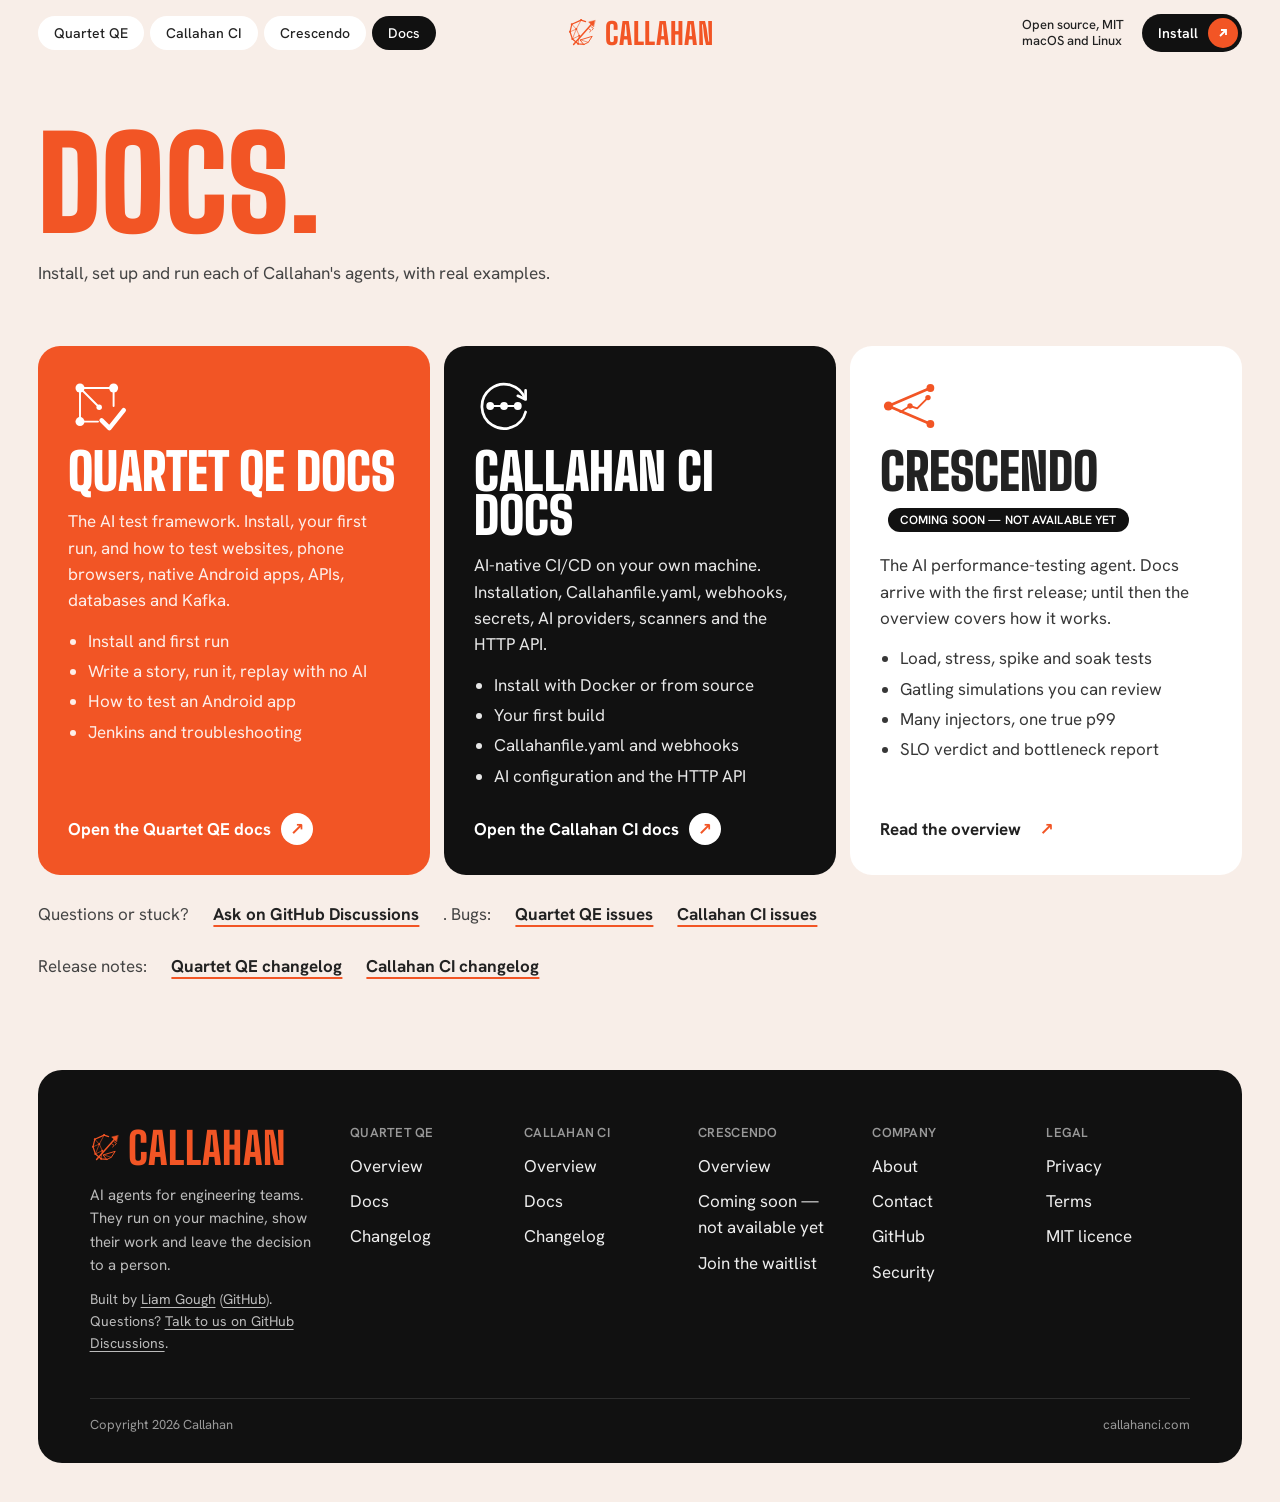
<file: docs.html>
<!DOCTYPE html>
<html lang="en">
<head>
<meta charset="UTF-8">
<meta name="viewport" content="width=device-width, initial-scale=1">
<title>Docs | Callahan</title>
<meta name="description" content="Documentation for Callahan's agents: Quartet QE and Callahan CI.">
<meta name="theme-color" content="#f8eee8">
<meta property="og:title" content="Callahan: AI agents that prove their work">
<meta property="og:description" content="Quartet QE writes end-to-end tests from a user story and replays them with no AI. Open source.">
<meta property="og:image" content="https://callahanci.com/assets/callahan-logo.png">
<link rel="icon" type="image/svg+xml" href="assets/callahan-mark-orange.svg">
<link rel="alternate icon" type="image/png" href="assets/favicon.png">
<link rel="preconnect" href="https://fonts.googleapis.com">
<link rel="preconnect" href="https://fonts.gstatic.com" crossorigin>
<link href="https://fonts.googleapis.com/css2?family=Big+Shoulders+Display:wght@700;800;900&family=Bricolage+Grotesque:opsz,wdth,wght@12..96,75..100,600..800&family=Hanken+Grotesk:wght@400;500;600;700&family=JetBrains+Mono:wght@400;500&display=swap" rel="stylesheet">
<link rel="stylesheet" href="assets/studio.css">
<link rel="stylesheet" href="assets/studio-pages.css">
<script>document.documentElement.classList.add('js')</script>
</head>
<body>
<a class="skip" href="#main">Skip to content</a>
<header class="top">
  <nav class="pills" id="site-nav" aria-label="Main"><a class="pill" href="quartet.html">Quartet QE</a><a class="pill" href="callahan-ci.html">Callahan CI</a><a class="pill" href="crescendo.html">Crescendo</a><a class="pill" href="docs.html" aria-current="page">Docs</a></nav>
  <button class="menu-btn" type="button" aria-expanded="false" aria-controls="site-nav"><span class="visually-hidden">Menu</span><i></i><i></i><i></i></button>
  <a class="wordmark" href="index.html" aria-label="Callahan home"><img src="assets/callahan-mark-orange.svg" alt="" width="30" height="30">Callahan</a>
  <div class="top-end">
    <small>Open source, MIT<br>macOS and Linux</small>
    <a class="talk" href="quartet.html#install">Install<i><svg viewBox="0 0 12 12" fill="none" stroke="#fff" stroke-width="1.8" aria-hidden="true"><path d="M3 9 9 3M4 3h5v5"/></svg></i></a>
  </div>
</header>

<main id="main">
<section class="page-head" aria-labelledby="page-h"><div class="wrap">
  <h1 id="page-h">Docs.</h1>
  <p class="lede">Install, set up and run each of Callahan's agents, with real examples.</p>
</div></section>
<section class="docs-hub"><div class="wrap">
  <div class="hub">
    <a class="hub-card" href="quartet-docs.html">
      <img src="assets/quartet-mark-orange.svg" alt="" width="56" height="56">
      <h2>Quartet QE docs</h2>
      <p>The AI test framework. Install, your first run, and how to test websites, phone browsers, native Android apps, APIs, databases and Kafka.</p>
      <ul><li>Install and first run</li><li>Write a story, run it, replay with no AI</li><li>How to test an Android app</li><li>Jenkins and troubleshooting</li></ul>
      <span class="hub-go">Open the Quartet QE docs</span>
    </a>
    <a class="hub-card" href="callahan-ci-docs.html">
      <img src="assets/callahan-ci-mark-orange.svg" alt="" width="56" height="56">
      <h2>Callahan CI docs</h2>
      <p>AI-native CI/CD on your own machine. Installation, Callahanfile.yaml, webhooks, secrets, AI providers, scanners and the HTTP API.</p>
      <ul><li>Install with Docker or from source</li><li>Your first build</li><li>Callahanfile.yaml and webhooks</li><li>AI configuration and the HTTP API</li></ul>
      <span class="hub-go">Open the Callahan CI docs</span>
    </a>
    <a class="hub-card soon" href="crescendo.html">
      <img src="assets/crescendo-mark-orange.svg" alt="" width="56" height="56">
      <h2>Crescendo <span class="soon-tag">Coming soon — not available yet</span></h2>
      <p>The AI performance-testing agent. Docs arrive with the first release; until then the overview covers how it works.</p>
      <ul><li>Load, stress, spike and soak tests</li><li>Gatling simulations you can review</li><li>Many injectors, one true p99</li><li>SLO verdict and bottleneck report</li></ul>
      <span class="hub-go">Read the overview</span>
    </a>
  </div>
  <p class="hub-more">Questions or stuck? <a class="tlink" href="https://github.com/Callahan-ci/quartet-qe/discussions">Ask on GitHub Discussions</a>. Bugs: <a class="tlink" href="https://github.com/Callahan-ci/quartet-qe/issues">Quartet QE issues</a> <a class="tlink" href="https://github.com/Callahan-ci/Callahan/issues">Callahan CI issues</a></p>
  <p class="hub-more">Release notes: <a class="tlink" href="quartet-changelog.html">Quartet QE changelog</a> <a class="tlink" href="changelog.html">Callahan CI changelog</a></p>
</div></section>
</main>

<footer class="foot">
  <div class="grid">
    <div><a class="wordmark" href="index.html"><img src="assets/callahan-mark-orange.svg" alt="" width="30" height="30">Callahan</a><p>AI agents for engineering teams. They run on your machine, show their work and leave the decision to a person.</p><p class="by">Built by <a href="https://www.linkedin.com/in/liam-gough-04a60a2b">Liam Gough</a> (<a href="https://github.com/goughliam1813">GitHub</a>). Questions? <a href="https://github.com/Callahan-ci/quartet-qe/discussions">Talk to us on GitHub Discussions</a>.</p></div>
    <div><h3>Quartet QE</h3><ul><li><a href="quartet.html">Overview</a></li><li><a href="quartet-docs.html">Docs</a></li><li><a href="quartet-changelog.html">Changelog</a></li></ul></div>
    <div><h3>Callahan CI</h3><ul><li><a href="callahan-ci.html">Overview</a></li><li><a href="callahan-ci-docs.html">Docs</a></li><li><a href="changelog.html">Changelog</a></li></ul></div>
    <div><h3>Crescendo</h3><ul><li><a href="crescendo.html">Overview</a></li><li><a href="crescendo.html#soon">Coming soon — not available yet</a></li><li><a href="https://github.com/Callahan-ci/quartet-qe/discussions/17">Join the waitlist</a></li></ul></div>
    <div><h3>Company</h3><ul><li><a href="index.html#about">About</a></li><li><a href="https://github.com/Callahan-ci/quartet-qe/discussions">Contact</a></li><li><a href="https://github.com/Callahan-ci">GitHub</a></li><li><a href="https://github.com/Callahan-ci/quartet-qe/blob/main/SECURITY.md">Security</a></li></ul></div>
    <div><h3>Legal</h3><ul><li><a href="privacy.html">Privacy</a></li><li><a href="terms.html">Terms</a></li><li><a href="license.html">MIT licence</a></li></ul></div>
  </div>
  <div class="foot-legal"><span>Copyright 2026 Callahan</span><span>callahanci.com</span></div>
</footer>
<script src="assets/timetable.js" defer></script>
<script src="assets/menu.js" defer></script>
</body>
</html>
</file>
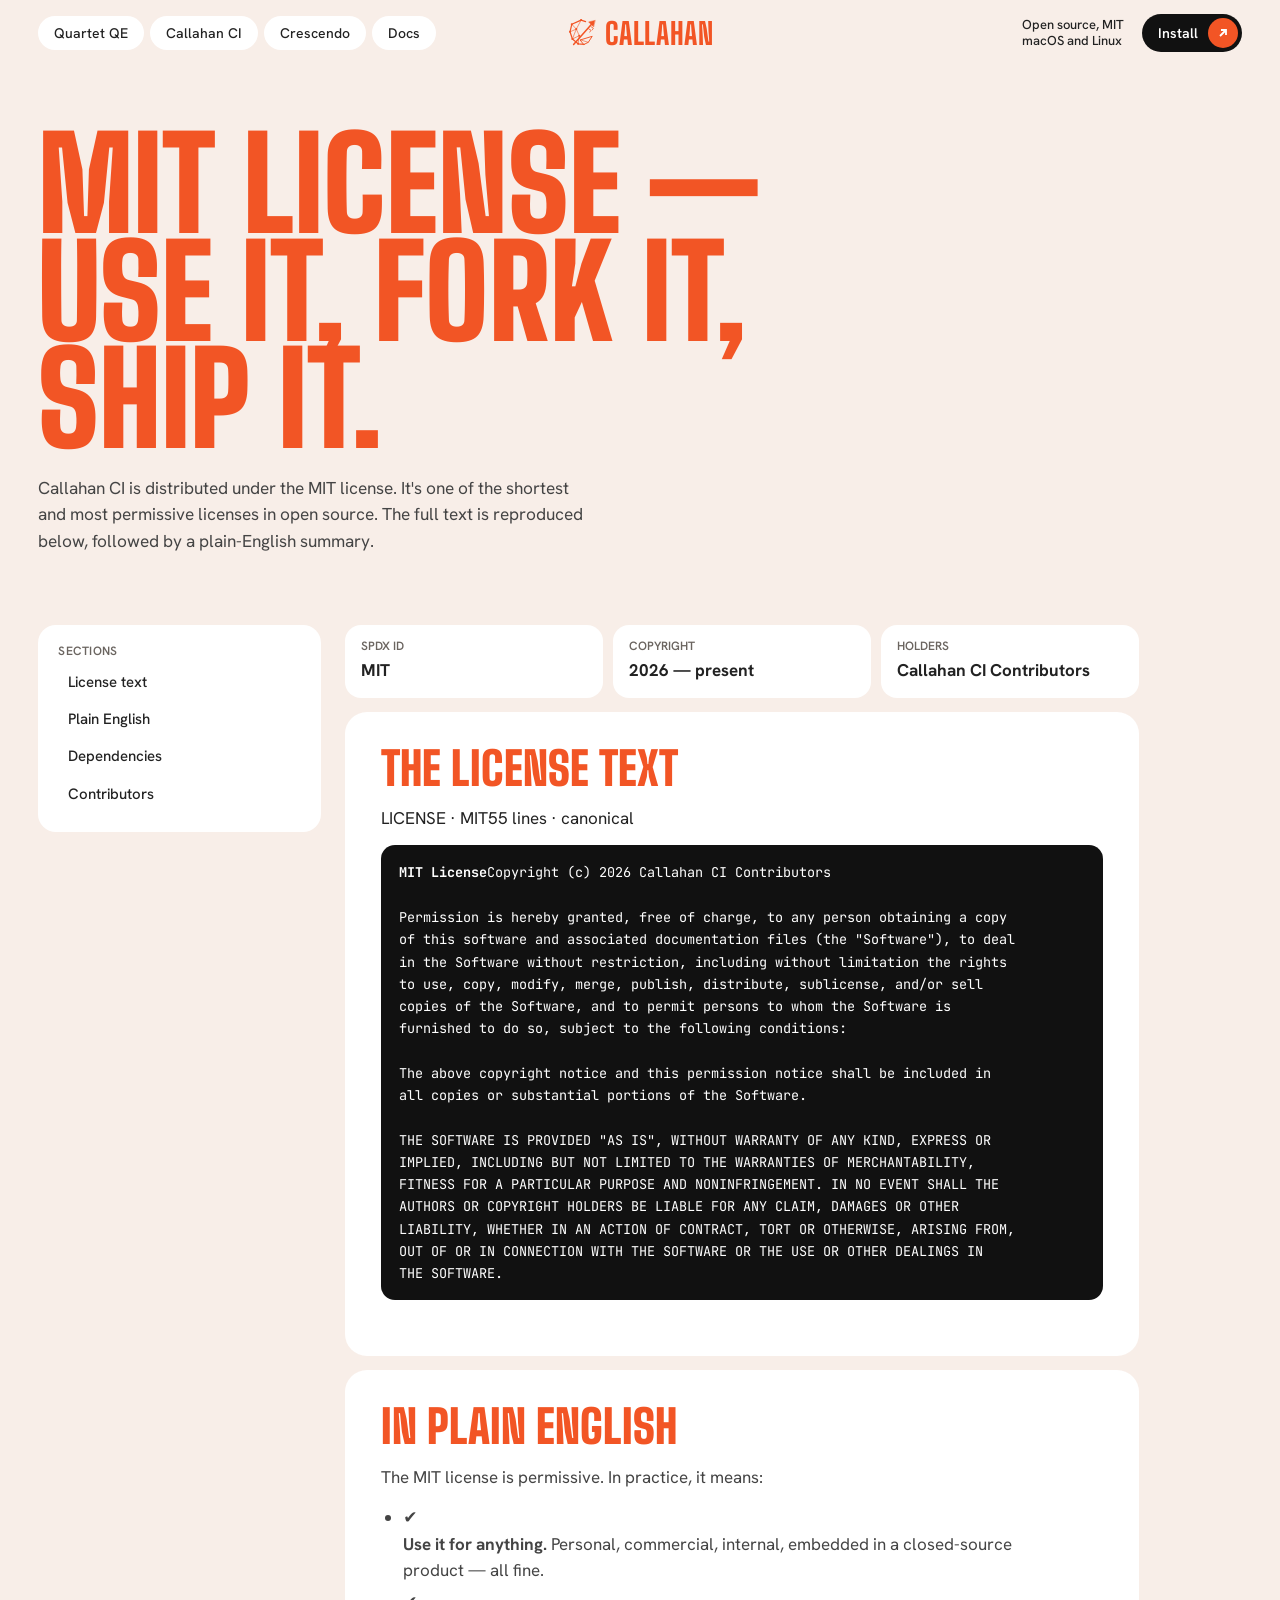
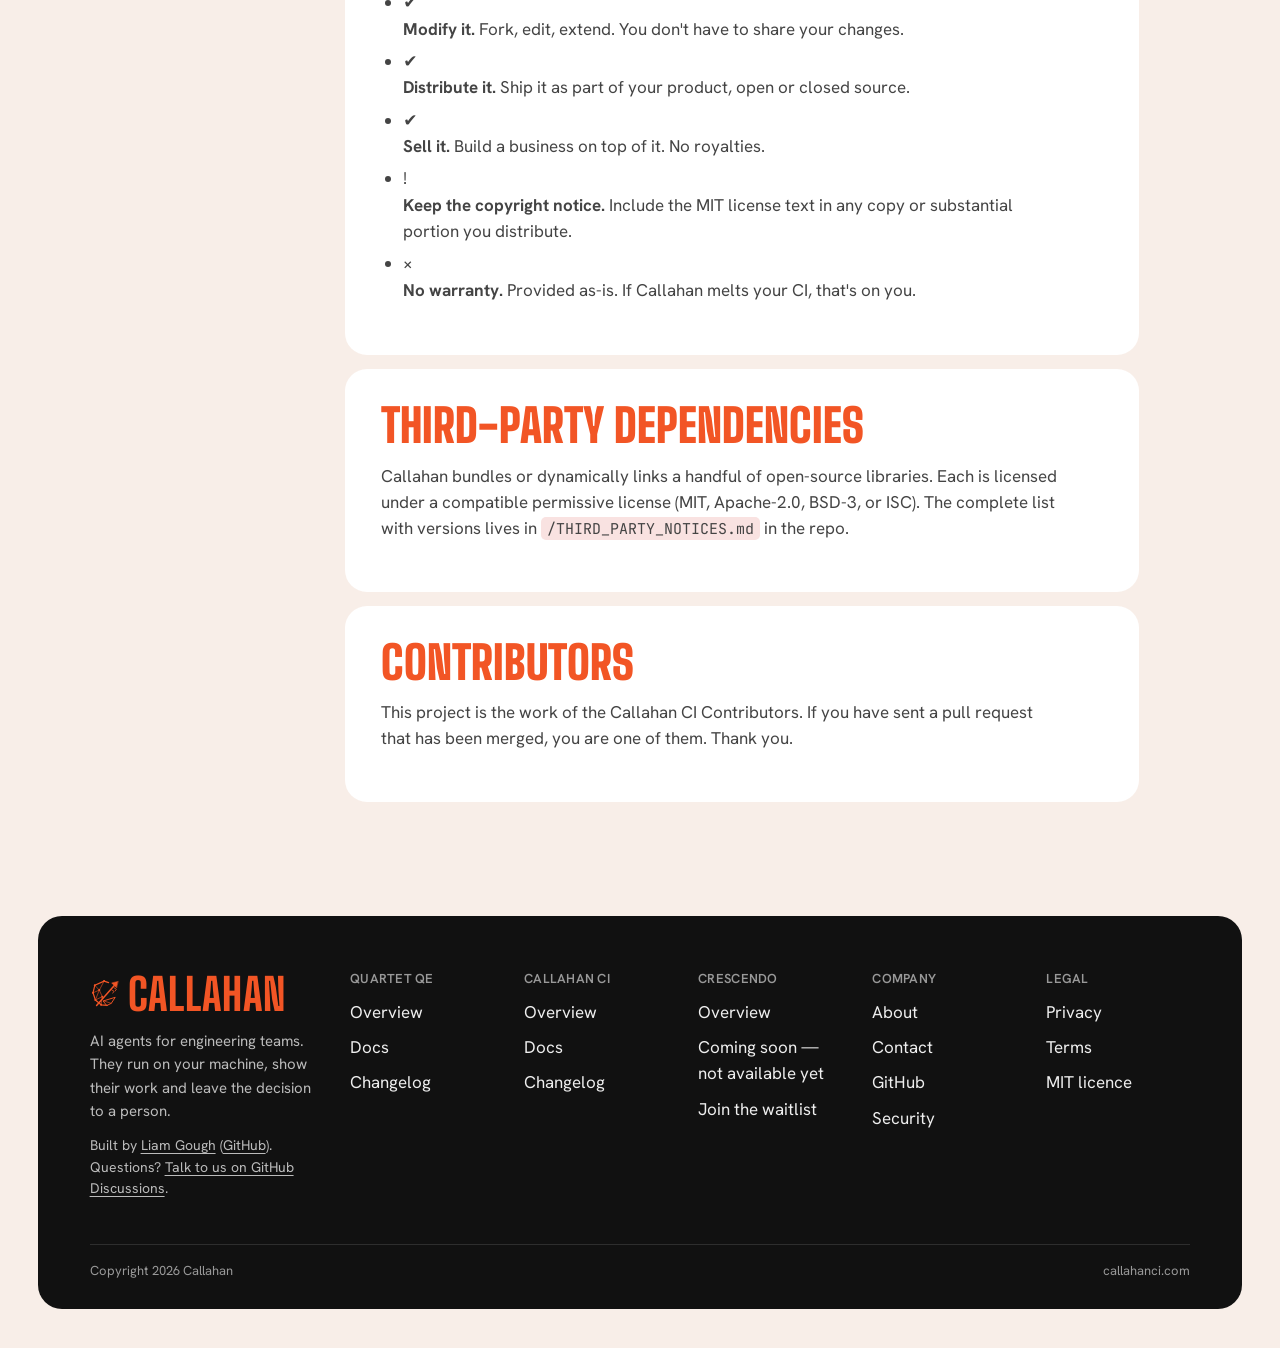
<file: license.html>
<!DOCTYPE html>
<html lang="en">
<head>
<meta charset="UTF-8">
<meta name="viewport" content="width=device-width, initial-scale=1">
<title>MIT licence | Callahan</title>
<meta name="description" content="Callahan software is released under the MIT licence.">
<meta name="theme-color" content="#f8eee8">
<meta property="og:title" content="MIT licence | Callahan">
<meta property="og:description" content="Callahan software is released under the MIT licence.">
<meta property="og:image" content="https://callahanci.com/assets/callahan-logo.png">
<link rel="icon" type="image/svg+xml" href="assets/callahan-mark-orange.svg">
<link rel="alternate icon" type="image/png" href="assets/favicon.png">
<link rel="preconnect" href="https://fonts.googleapis.com">
<link rel="preconnect" href="https://fonts.gstatic.com" crossorigin>
<link href="https://fonts.googleapis.com/css2?family=Big+Shoulders+Display:wght@700;800;900&family=Bricolage+Grotesque:opsz,wdth,wght@12..96,75..100,600..800&family=Hanken+Grotesk:wght@400;500;600;700&family=JetBrains+Mono:wght@400;500&display=swap" rel="stylesheet">
<link rel="stylesheet" href="assets/studio.css">
<link rel="stylesheet" href="assets/studio-pages.css">
<script>document.documentElement.classList.add('js')</script>
</head>
<body>
<a class="skip" href="#main">Skip to content</a>
<header class="top">
  <nav class="pills" id="site-nav" aria-label="Main"><a class="pill" href="quartet.html">Quartet QE</a><a class="pill" href="callahan-ci.html">Callahan CI</a><a class="pill" href="crescendo.html">Crescendo</a><a class="pill" href="docs.html">Docs</a></nav>
  <button class="menu-btn" type="button" aria-expanded="false" aria-controls="site-nav"><span class="visually-hidden">Menu</span><i></i><i></i><i></i></button>
  <a class="wordmark" href="index.html" aria-label="Callahan home"><img src="assets/callahan-mark-orange.svg" alt="" width="30" height="30">Callahan</a>
  <div class="top-end">
    <small>Open source, MIT<br>macOS and Linux</small>
    <a class="talk" href="quartet.html#install">Install<i><svg viewBox="0 0 12 12" fill="none" stroke="#fff" stroke-width="1.8" aria-hidden="true"><path d="M3 9 9 3M4 3h5v5"/></svg></i></a>
  </div>
</header>

<main id="main">
<section class="page-head" aria-labelledby="page-h"><div class="wrap">
  <h1 id="page-h">MIT License — use it, fork it, ship it.</h1>
  <p class="lede">Callahan CI is distributed under the MIT license. It's one of the shortest and most permissive licenses in open source. The full text is reproduced below, followed by a plain-English summary.</p>
</div></section>
<div class="wrap doc-grid">
  <nav class="toc" aria-label="On this page">
      <h2>Sections</h2>
      <ul>
        <li><a href="#text">License text</a></li>
        <li><a href="#plain">Plain English</a></li>
        <li><a href="#deps">Dependencies</a></li>
        <li><a href="#contributors">Contributors</a></li>
      </ul>
    </nav>
  <article class="doc">
      
      
      

      <div class="meta-grid">
        <div><div class="k">Spdx id</div><div class="v">MIT</div></div>
        <div><div class="k">Copyright</div><div class="v">2026 — present</div></div>
        <div><div class="k">Holders</div><div class="v">Callahan CI Contributors</div></div>
      </div>

      <section id="text">
        <h2 data-n="§01">The license text</h2>
        <div class="license-box">
          <div class="license-box-head"><span>LICENSE · MIT</span><span>55 lines · canonical</span></div>
          <pre><strong>MIT License</strong>Copyright (c) 2026 Callahan CI Contributors

Permission is hereby granted, free of charge, to any person obtaining a copy
of this software and associated documentation files (the "Software"), to deal
in the Software without restriction, including without limitation the rights
to use, copy, modify, merge, publish, distribute, sublicense, and/or sell
copies of the Software, and to permit persons to whom the Software is
furnished to do so, subject to the following conditions:

The above copyright notice and this permission notice shall be included in
all copies or substantial portions of the Software.

THE SOFTWARE IS PROVIDED "AS IS", WITHOUT WARRANTY OF ANY KIND, EXPRESS OR
IMPLIED, INCLUDING BUT NOT LIMITED TO THE WARRANTIES OF MERCHANTABILITY,
FITNESS FOR A PARTICULAR PURPOSE AND NONINFRINGEMENT. IN NO EVENT SHALL THE
AUTHORS OR COPYRIGHT HOLDERS BE LIABLE FOR ANY CLAIM, DAMAGES OR OTHER
LIABILITY, WHETHER IN AN ACTION OF CONTRACT, TORT OR OTHERWISE, ARISING FROM,
OUT OF OR IN CONNECTION WITH THE SOFTWARE OR THE USE OR OTHER DEALINGS IN
THE SOFTWARE.</pre>
        </div>
      </section>

      <section id="plain">
        <h2 data-n="§02">In plain English</h2>
        <p>The MIT license is permissive. In practice, it means:</p>
        <ul class="plain-list">
          <li class="ok"><span class="mk">✔</span><div><b>Use it for anything.</b> Personal, commercial, internal, embedded in a closed-source product — all fine.</div></li>
          <li class="ok"><span class="mk">✔</span><div><b>Modify it.</b> Fork, edit, extend. You don't have to share your changes.</div></li>
          <li class="ok"><span class="mk">✔</span><div><b>Distribute it.</b> Ship it as part of your product, open or closed source.</div></li>
          <li class="ok"><span class="mk">✔</span><div><b>Sell it.</b> Build a business on top of it. No royalties.</div></li>
          <li class="warn"><span class="mk">!</span><div><b>Keep the copyright notice.</b> Include the MIT license text in any copy or substantial portion you distribute.</div></li>
          <li class="no"><span class="mk">×</span><div><b>No warranty.</b> Provided as-is. If Callahan melts your CI, that's on you.</div></li>
        </ul>
      </section>

      <section id="deps">
        <h2 data-n="§03">Third-party dependencies</h2>
        <p>Callahan bundles or dynamically links a handful of open-source libraries. Each is licensed under a compatible permissive license (MIT, Apache-2.0, BSD-3, or ISC). The complete list with versions lives in <code>/THIRD_PARTY_NOTICES.md</code> in the repo.</p>
      </section>

      <section id="contributors">
        <h2 data-n="§04">Contributors</h2>
        <p>This project is the work of the Callahan CI Contributors. If you have sent a pull request that has been merged, you are one of them. Thank you.</p>
      </section>
    </article>
</div>
</main>

<footer class="foot">
  <div class="grid">
    <div><a class="wordmark" href="index.html"><img src="assets/callahan-mark-orange.svg" alt="" width="30" height="30">Callahan</a><p>AI agents for engineering teams. They run on your machine, show their work and leave the decision to a person.</p><p class="by">Built by <a href="https://www.linkedin.com/in/liam-gough-04a60a2b">Liam Gough</a> (<a href="https://github.com/goughliam1813">GitHub</a>). Questions? <a href="https://github.com/Callahan-ci/quartet-qe/discussions">Talk to us on GitHub Discussions</a>.</p></div>
    <div><h3>Quartet QE</h3><ul><li><a href="quartet.html">Overview</a></li><li><a href="quartet-docs.html">Docs</a></li><li><a href="quartet-changelog.html">Changelog</a></li></ul></div>
    <div><h3>Callahan CI</h3><ul><li><a href="callahan-ci.html">Overview</a></li><li><a href="callahan-ci-docs.html">Docs</a></li><li><a href="changelog.html">Changelog</a></li></ul></div>
    <div><h3>Crescendo</h3><ul><li><a href="crescendo.html">Overview</a></li><li><a href="crescendo.html#soon">Coming soon — not available yet</a></li><li><a href="https://github.com/Callahan-ci/quartet-qe/discussions/17">Join the waitlist</a></li></ul></div>
    <div><h3>Company</h3><ul><li><a href="index.html#about">About</a></li><li><a href="https://github.com/Callahan-ci/quartet-qe/discussions">Contact</a></li><li><a href="https://github.com/Callahan-ci">GitHub</a></li><li><a href="https://github.com/Callahan-ci/quartet-qe/blob/main/SECURITY.md">Security</a></li></ul></div>
    <div><h3>Legal</h3><ul><li><a href="privacy.html">Privacy</a></li><li><a href="terms.html">Terms</a></li><li><a href="license.html">MIT licence</a></li></ul></div>
  </div>
  <div class="foot-legal"><span>Copyright 2026 Callahan</span><span>callahanci.com</span></div>
</footer>
<script src="assets/timetable.js" defer></script>
<script src="assets/menu.js" defer></script>
</body>
</html>
</file>
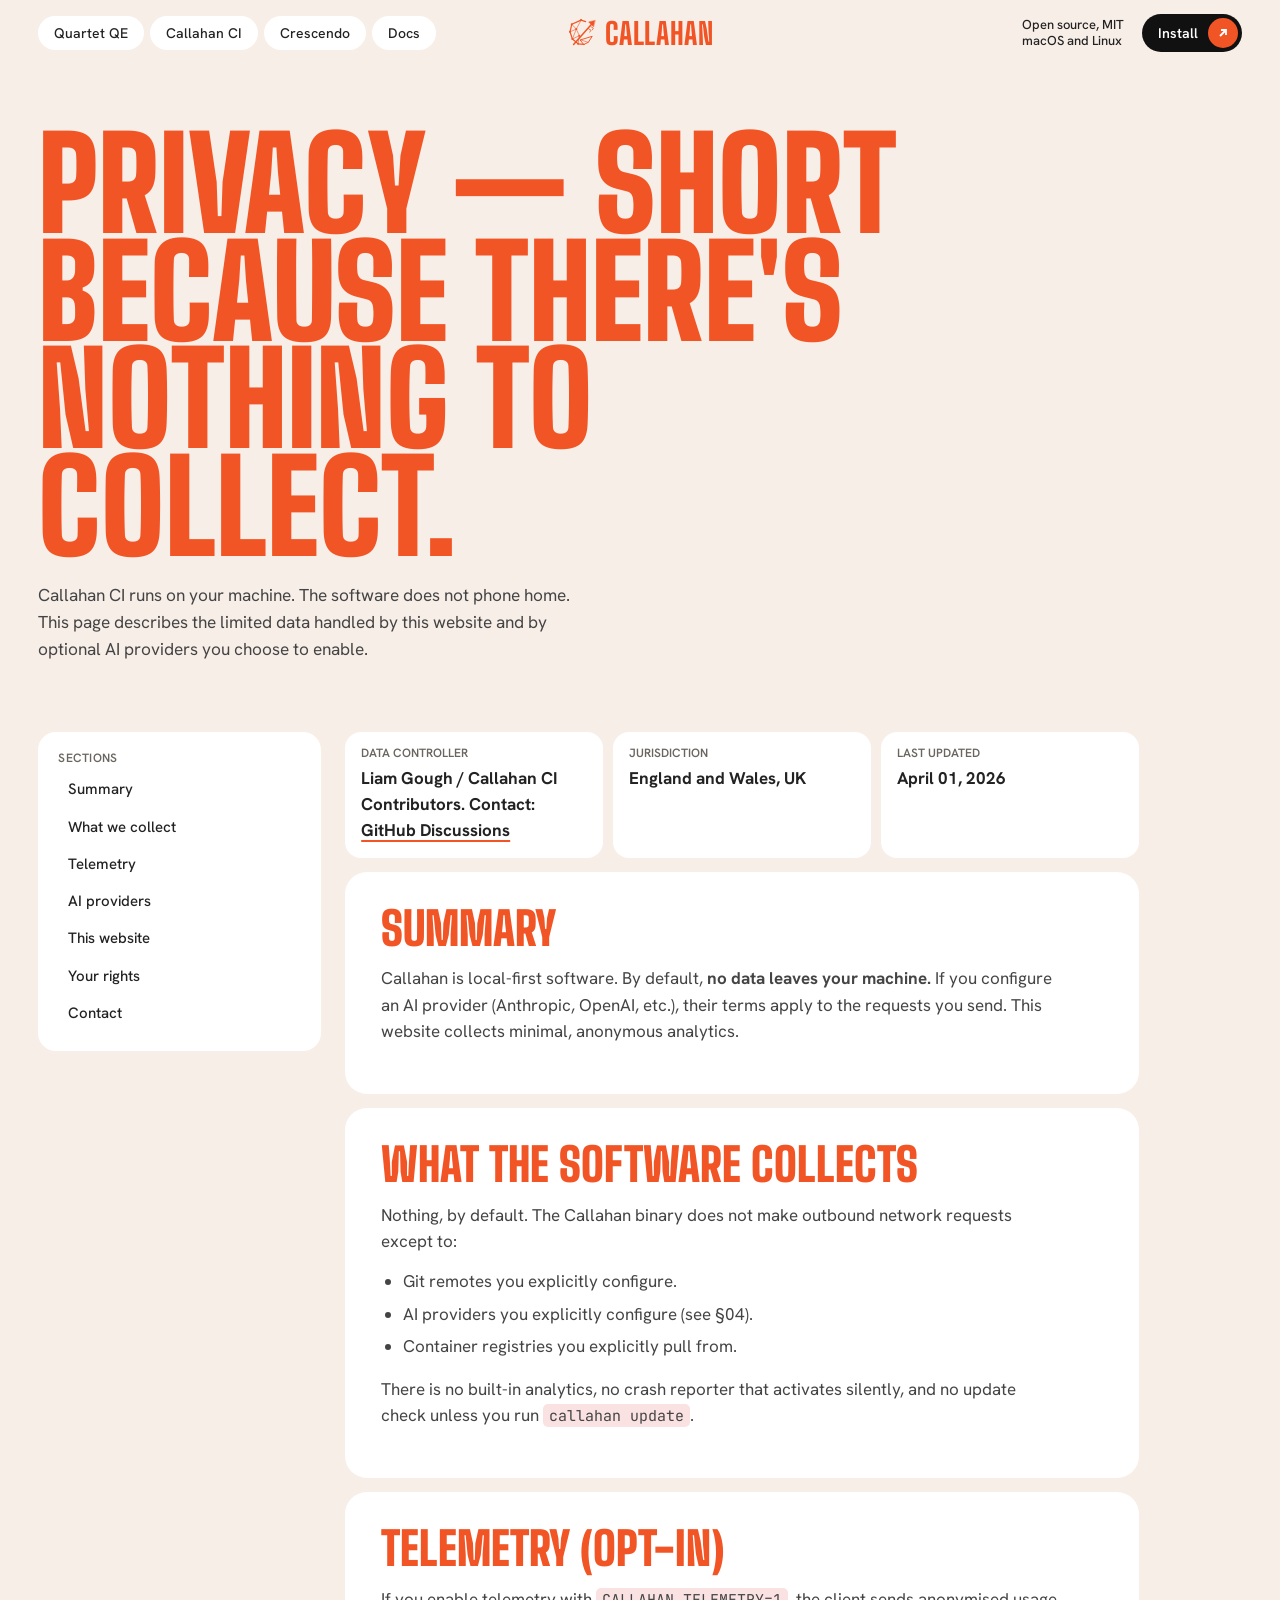
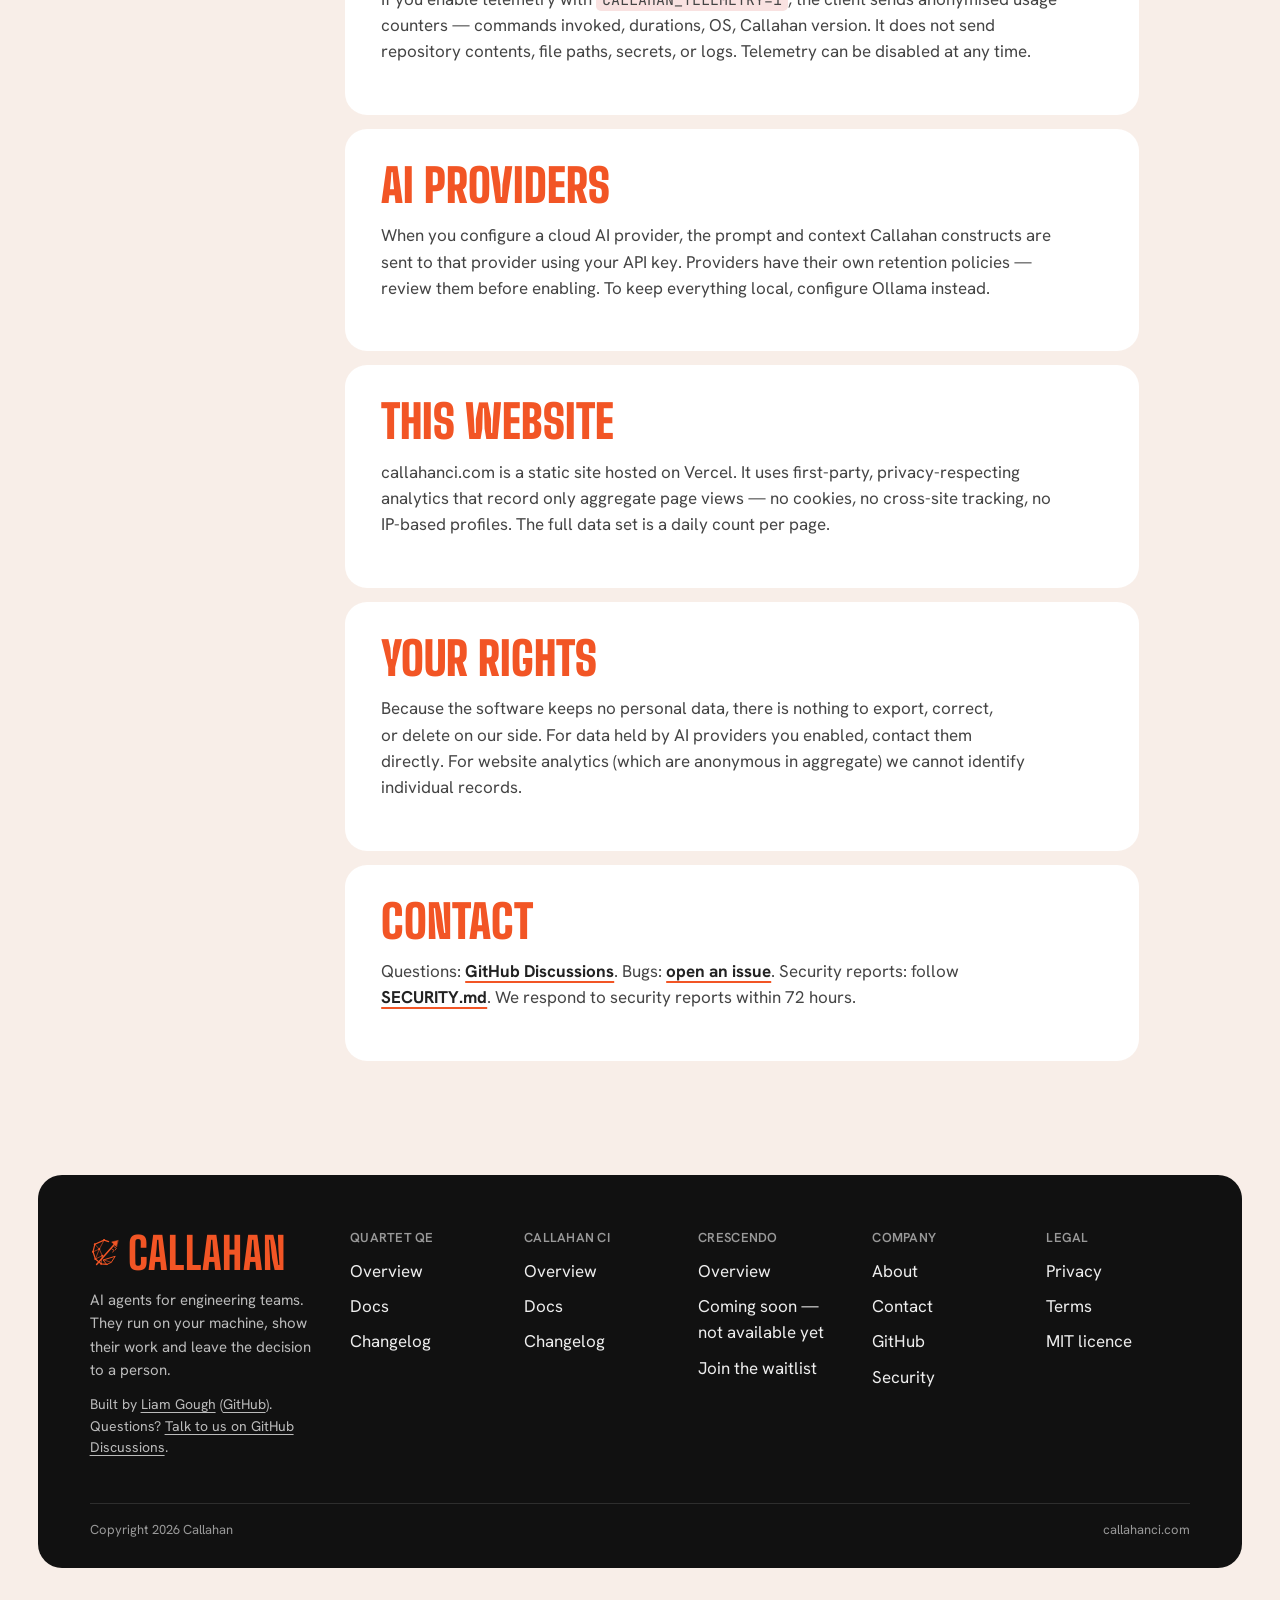
<file: privacy.html>
<!DOCTYPE html>
<html lang="en">
<head>
<meta charset="UTF-8">
<meta name="viewport" content="width=device-width, initial-scale=1">
<title>Privacy | Callahan</title>
<meta name="description" content="How Callahan handles data: short, because there is nothing to collect.">
<meta name="theme-color" content="#f8eee8">
<meta property="og:title" content="Privacy | Callahan">
<meta property="og:description" content="How Callahan handles data: short, because there is nothing to collect.">
<meta property="og:image" content="https://callahanci.com/assets/callahan-logo.png">
<link rel="icon" type="image/svg+xml" href="assets/callahan-mark-orange.svg">
<link rel="alternate icon" type="image/png" href="assets/favicon.png">
<link rel="preconnect" href="https://fonts.googleapis.com">
<link rel="preconnect" href="https://fonts.gstatic.com" crossorigin>
<link href="https://fonts.googleapis.com/css2?family=Big+Shoulders+Display:wght@700;800;900&family=Bricolage+Grotesque:opsz,wdth,wght@12..96,75..100,600..800&family=Hanken+Grotesk:wght@400;500;600;700&family=JetBrains+Mono:wght@400;500&display=swap" rel="stylesheet">
<link rel="stylesheet" href="assets/studio.css">
<link rel="stylesheet" href="assets/studio-pages.css">
<script>document.documentElement.classList.add('js')</script>
</head>
<body>
<a class="skip" href="#main">Skip to content</a>
<header class="top">
  <nav class="pills" id="site-nav" aria-label="Main"><a class="pill" href="quartet.html">Quartet QE</a><a class="pill" href="callahan-ci.html">Callahan CI</a><a class="pill" href="crescendo.html">Crescendo</a><a class="pill" href="docs.html">Docs</a></nav>
  <button class="menu-btn" type="button" aria-expanded="false" aria-controls="site-nav"><span class="visually-hidden">Menu</span><i></i><i></i><i></i></button>
  <a class="wordmark" href="index.html" aria-label="Callahan home"><img src="assets/callahan-mark-orange.svg" alt="" width="30" height="30">Callahan</a>
  <div class="top-end">
    <small>Open source, MIT<br>macOS and Linux</small>
    <a class="talk" href="quartet.html#install">Install<i><svg viewBox="0 0 12 12" fill="none" stroke="#fff" stroke-width="1.8" aria-hidden="true"><path d="M3 9 9 3M4 3h5v5"/></svg></i></a>
  </div>
</header>

<main id="main">
<section class="page-head" aria-labelledby="page-h"><div class="wrap">
  <h1 id="page-h">Privacy — short because there's nothing to collect.</h1>
  <p class="lede">Callahan CI runs on your machine. The software does not phone home. This page describes the limited data handled by this website and by optional AI providers you choose to enable.</p>
</div></section>
<div class="wrap doc-grid">
  <nav class="toc" aria-label="On this page">
      <h2>Sections</h2>
      <ul>
        <li><a href="#summary">Summary</a></li>
        <li><a href="#collect">What we collect</a></li>
        <li><a href="#telemetry">Telemetry</a></li>
        <li><a href="#ai">AI providers</a></li>
        <li><a href="#website">This website</a></li>
        <li><a href="#rights">Your rights</a></li>
        <li><a href="#contact">Contact</a></li>
      </ul>
    </nav>
  <article class="doc">
      
      
      

      <div class="meta-grid">
        <div><div class="k">Data controller</div><div class="v">Liam Gough / Callahan CI Contributors. Contact: <a href="https://github.com/Callahan-ci/quartet-qe/discussions">GitHub Discussions</a></div></div>
        <div><div class="k">Jurisdiction</div><div class="v">England and Wales, UK</div></div>
        <div><div class="k">Last updated</div><div class="v">April 01, 2026</div></div>
      </div>

      <section id="summary">
        <h2 data-n="§01">Summary</h2>
        <p>Callahan is local-first software. By default, <b>no data leaves your machine.</b> If you configure an AI provider (Anthropic, OpenAI, etc.), their terms apply to the requests you send. This website collects minimal, anonymous analytics.</p>
      </section>

      <section id="collect">
        <h2 data-n="§02">What the software collects</h2>
        <p>Nothing, by default. The Callahan binary does not make outbound network requests except to:</p>
        <ul>
          <li>Git remotes you explicitly configure.</li>
          <li>AI providers you explicitly configure (see §04).</li>
          <li>Container registries you explicitly pull from.</li>
        </ul>
        <p>There is no built-in analytics, no crash reporter that activates silently, and no update check unless you run <code>callahan update</code>.</p>
      </section>

      <section id="telemetry">
        <h2 data-n="§03">Telemetry (opt-in)</h2>
        <p>If you enable telemetry with <code>CALLAHAN_TELEMETRY=1</code>, the client sends anonymised usage counters — commands invoked, durations, OS, Callahan version. It does not send repository contents, file paths, secrets, or logs. Telemetry can be disabled at any time.</p>
      </section>

      <section id="ai">
        <h2 data-n="§04">AI providers</h2>
        <p>When you configure a cloud AI provider, the prompt and context Callahan constructs are sent to that provider using your API key. Providers have their own retention policies — review them before enabling. To keep everything local, configure Ollama instead.</p>
      </section>

      <section id="website">
        <h2 data-n="§05">This website</h2>
        <p>callahanci.com is a static site hosted on Vercel. It uses first-party, privacy-respecting analytics that record only aggregate page views — no cookies, no cross-site tracking, no IP-based profiles. The full data set is a daily count per page.</p>
      </section>

      <section id="rights">
        <h2 data-n="§06">Your rights</h2>
        <p>Because the software keeps no personal data, there is nothing to export, correct, or delete on our side. For data held by AI providers you enabled, contact them directly. For website analytics (which are anonymous in aggregate) we cannot identify individual records.</p>
      </section>

      <section id="contact">
        <h2 data-n="section 7">Contact</h2>
        <p>Questions: <a href="https://github.com/Callahan-ci/quartet-qe/discussions">GitHub Discussions</a>. Bugs: <a href="https://github.com/Callahan-ci/quartet-qe/issues">open an issue</a>. Security reports: follow <a href="https://github.com/Callahan-ci/quartet-qe/blob/main/SECURITY.md">SECURITY.md</a>. We respond to security reports within 72 hours.</p>
      </section>
    </article>
</div>
</main>

<footer class="foot">
  <div class="grid">
    <div><a class="wordmark" href="index.html"><img src="assets/callahan-mark-orange.svg" alt="" width="30" height="30">Callahan</a><p>AI agents for engineering teams. They run on your machine, show their work and leave the decision to a person.</p><p class="by">Built by <a href="https://www.linkedin.com/in/liam-gough-04a60a2b">Liam Gough</a> (<a href="https://github.com/goughliam1813">GitHub</a>). Questions? <a href="https://github.com/Callahan-ci/quartet-qe/discussions">Talk to us on GitHub Discussions</a>.</p></div>
    <div><h3>Quartet QE</h3><ul><li><a href="quartet.html">Overview</a></li><li><a href="quartet-docs.html">Docs</a></li><li><a href="quartet-changelog.html">Changelog</a></li></ul></div>
    <div><h3>Callahan CI</h3><ul><li><a href="callahan-ci.html">Overview</a></li><li><a href="callahan-ci-docs.html">Docs</a></li><li><a href="changelog.html">Changelog</a></li></ul></div>
    <div><h3>Crescendo</h3><ul><li><a href="crescendo.html">Overview</a></li><li><a href="crescendo.html#soon">Coming soon — not available yet</a></li><li><a href="https://github.com/Callahan-ci/quartet-qe/discussions/17">Join the waitlist</a></li></ul></div>
    <div><h3>Company</h3><ul><li><a href="index.html#about">About</a></li><li><a href="https://github.com/Callahan-ci/quartet-qe/discussions">Contact</a></li><li><a href="https://github.com/Callahan-ci">GitHub</a></li><li><a href="https://github.com/Callahan-ci/quartet-qe/blob/main/SECURITY.md">Security</a></li></ul></div>
    <div><h3>Legal</h3><ul><li><a href="privacy.html">Privacy</a></li><li><a href="terms.html">Terms</a></li><li><a href="license.html">MIT licence</a></li></ul></div>
  </div>
  <div class="foot-legal"><span>Copyright 2026 Callahan</span><span>callahanci.com</span></div>
</footer>
<script src="assets/timetable.js" defer></script>
<script src="assets/menu.js" defer></script>
</body>
</html>
</file>
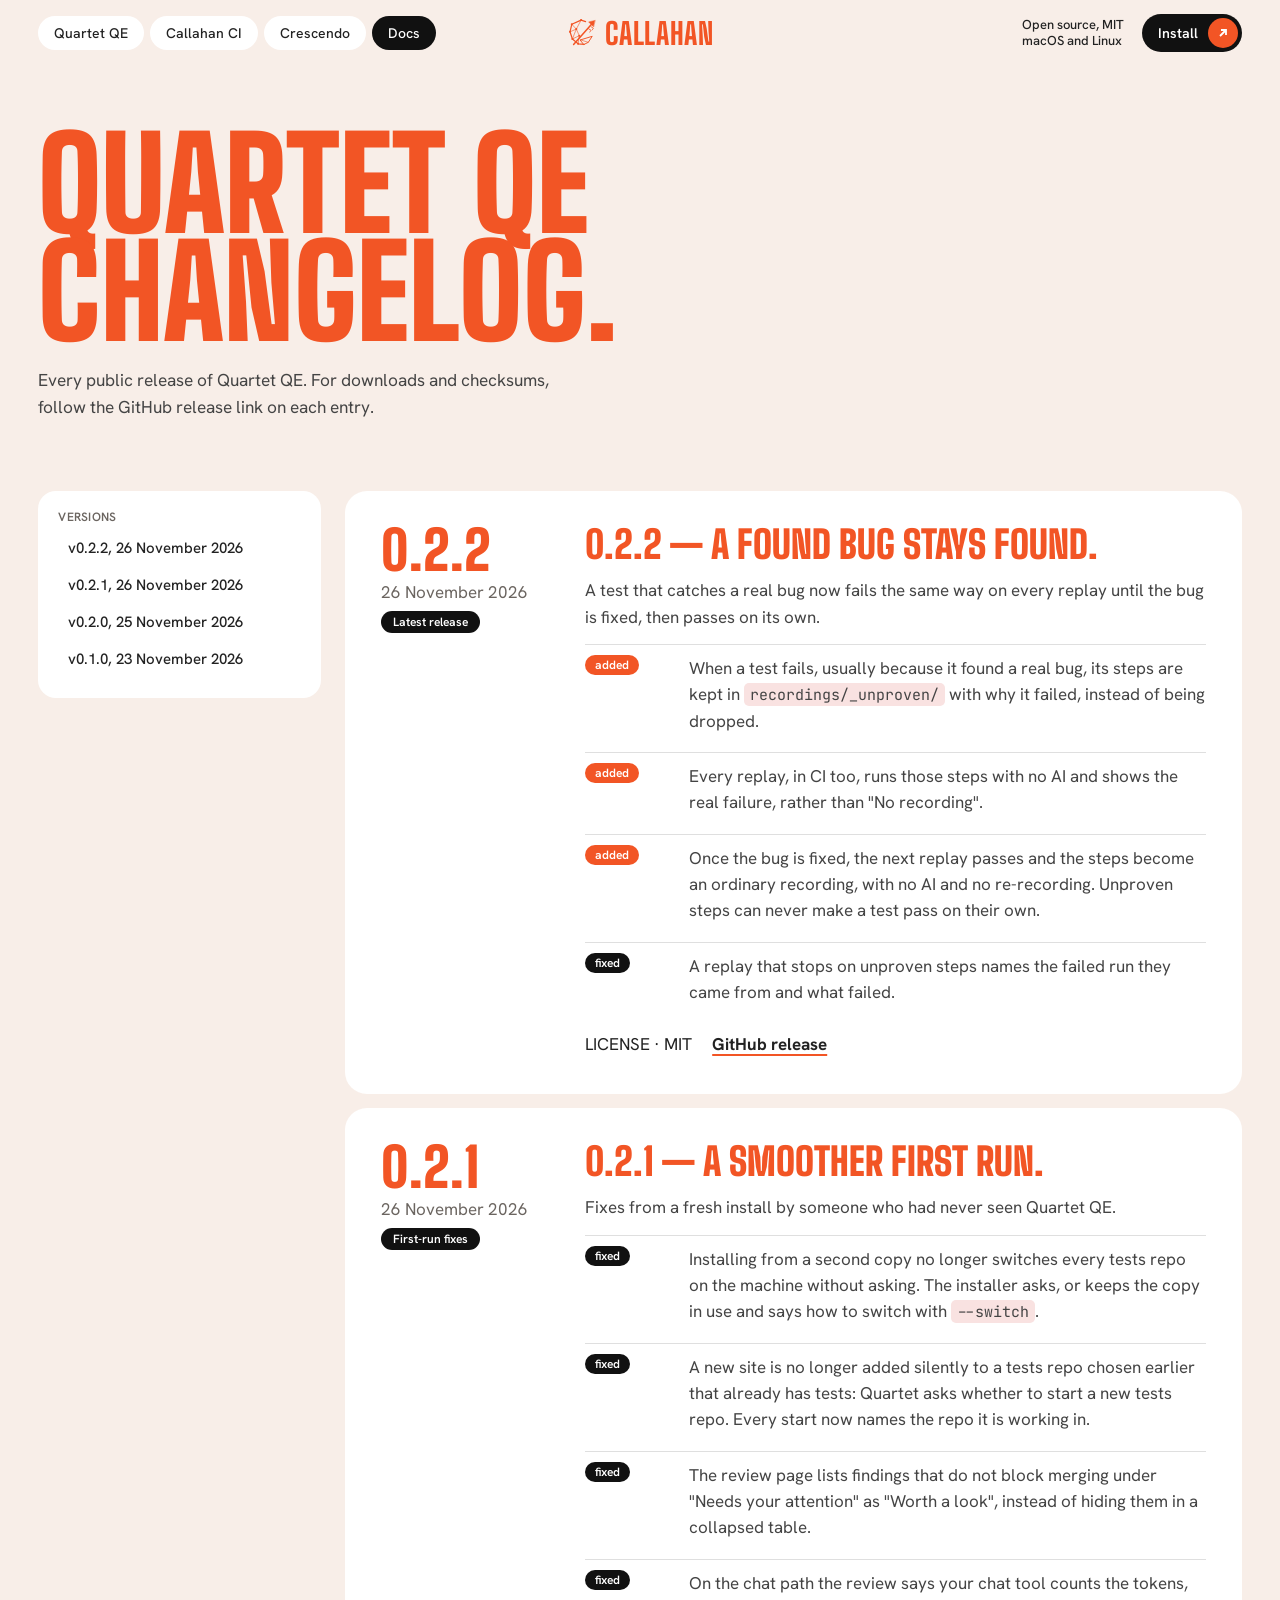
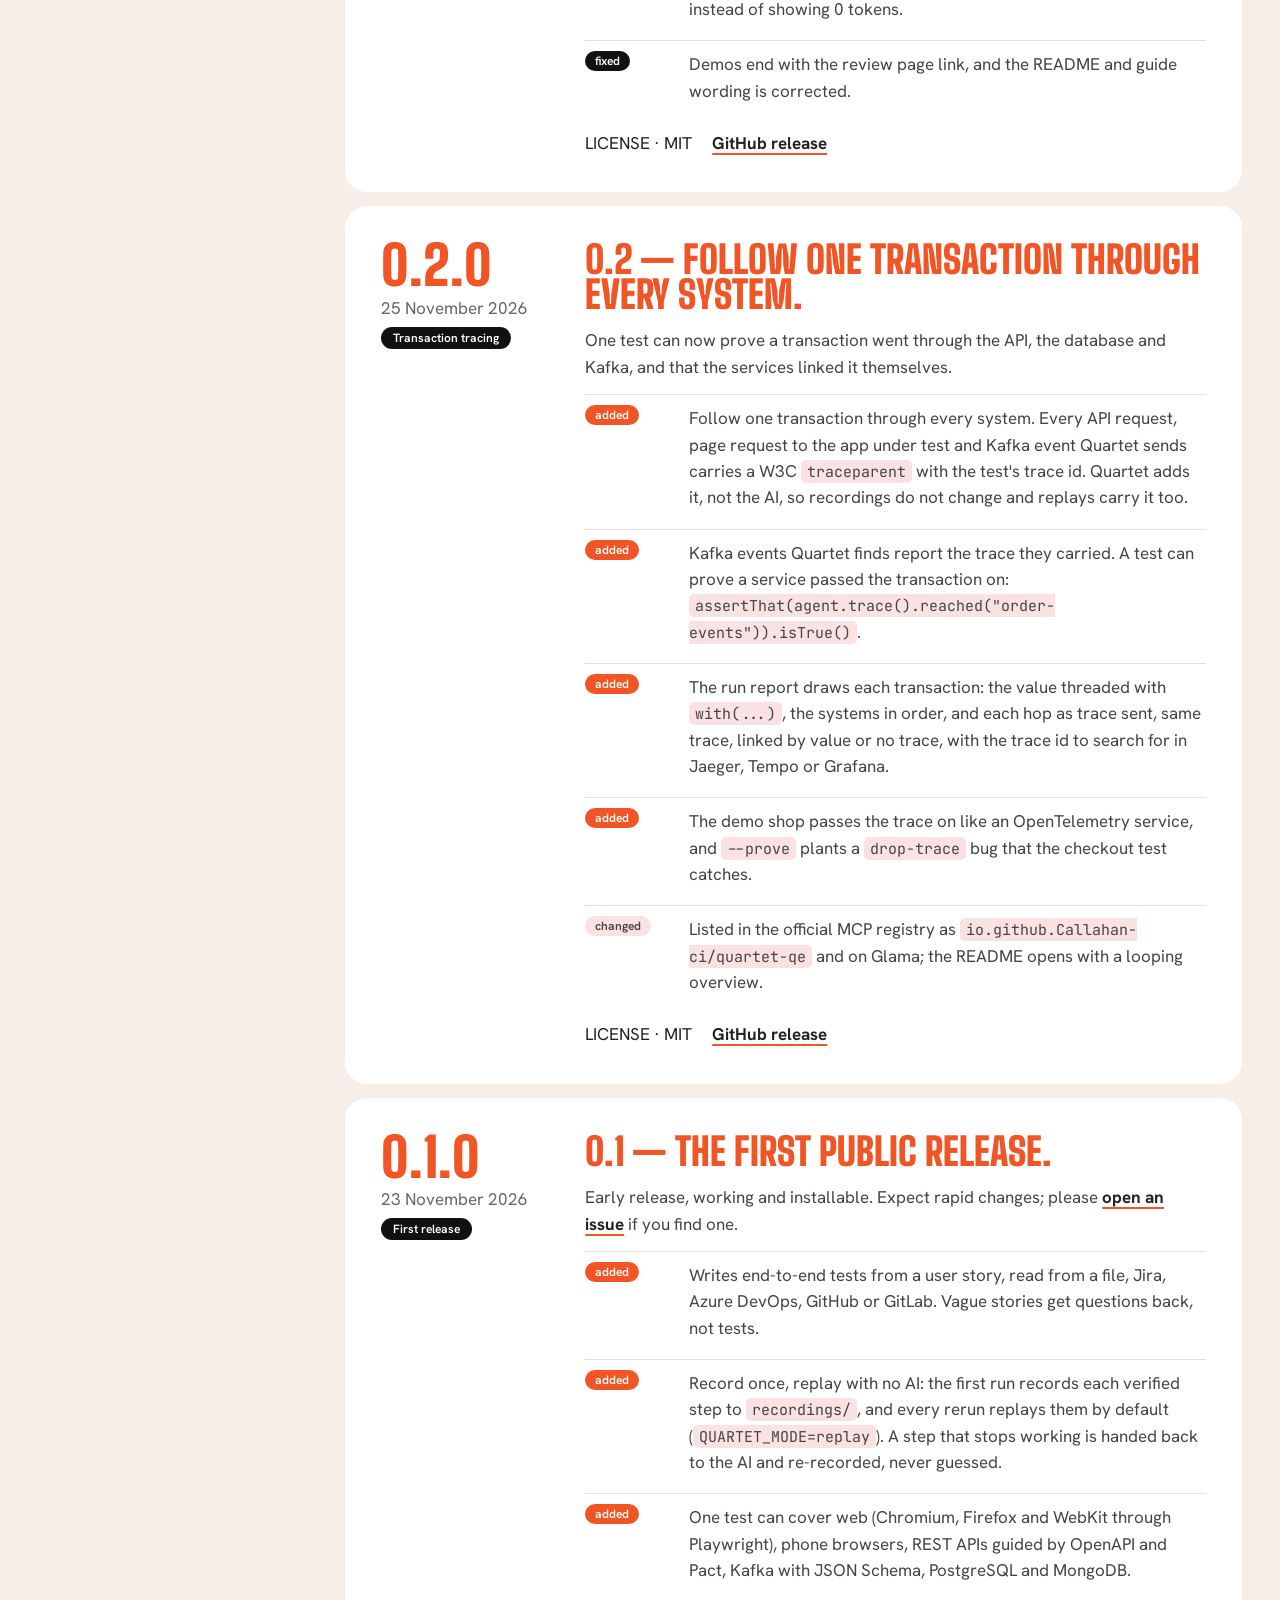
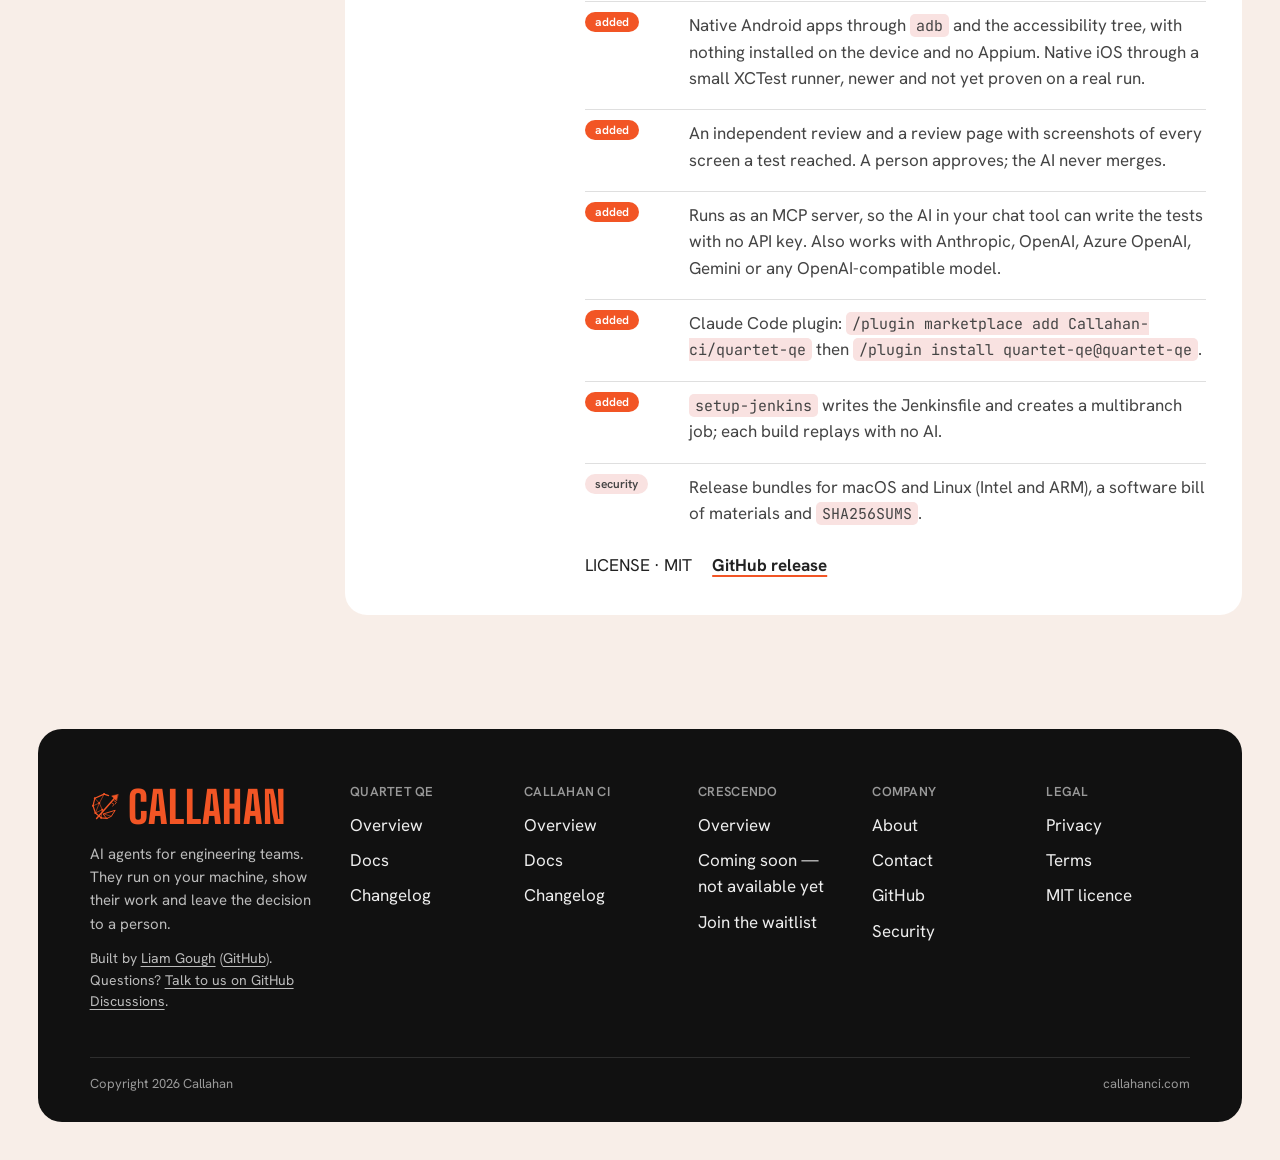
<file: quartet-changelog.html>
<!DOCTYPE html>
<html lang="en">
<head>
<meta charset="UTF-8">
<meta name="viewport" content="width=device-width, initial-scale=1">
<title>Quartet QE changelog | Callahan</title>
<meta name="description" content="Every public release of Quartet QE.">
<meta name="theme-color" content="#f8eee8">
<meta property="og:title" content="Quartet QE changelog | Callahan">
<meta property="og:description" content="Every public release of Quartet QE.">
<meta property="og:image" content="https://callahanci.com/assets/callahan-logo.png">
<link rel="icon" type="image/svg+xml" href="assets/callahan-mark-orange.svg">
<link rel="alternate icon" type="image/png" href="assets/favicon.png">
<link rel="preconnect" href="https://fonts.googleapis.com">
<link rel="preconnect" href="https://fonts.gstatic.com" crossorigin>
<link href="https://fonts.googleapis.com/css2?family=Big+Shoulders+Display:wght@700;800;900&family=Bricolage+Grotesque:opsz,wdth,wght@12..96,75..100,600..800&family=Hanken+Grotesk:wght@400;500;600;700&family=JetBrains+Mono:wght@400;500&display=swap" rel="stylesheet">
<link rel="stylesheet" href="assets/studio.css">
<link rel="stylesheet" href="assets/studio-pages.css">
<script>document.documentElement.classList.add('js')</script>
</head>
<body>
<a class="skip" href="#main">Skip to content</a>
<header class="top">
  <nav class="pills" id="site-nav" aria-label="Main"><a class="pill" href="quartet.html">Quartet QE</a><a class="pill" href="callahan-ci.html">Callahan CI</a><a class="pill" href="crescendo.html">Crescendo</a><a class="pill" href="docs.html" aria-current="page">Docs</a></nav>
  <button class="menu-btn" type="button" aria-expanded="false" aria-controls="site-nav"><span class="visually-hidden">Menu</span><i></i><i></i><i></i></button>
  <a class="wordmark" href="index.html" aria-label="Callahan home"><img src="assets/callahan-mark-orange.svg" alt="" width="30" height="30">Callahan</a>
  <div class="top-end">
    <small>Open source, MIT<br>macOS and Linux</small>
    <a class="talk" href="quartet.html#install">Install<i><svg viewBox="0 0 12 12" fill="none" stroke="#fff" stroke-width="1.8" aria-hidden="true"><path d="M3 9 9 3M4 3h5v5"/></svg></i></a>
  </div>
</header>

<main id="main">
<section class="page-head" aria-labelledby="page-h"><div class="wrap">
  <h1 id="page-h">Quartet QE changelog.</h1>
  <p class="lede">Every public release of Quartet QE. For downloads and checksums, follow the GitHub release link on each entry.</p>
</div></section>
<div class="wrap doc-grid changelog">
  <nav class="toc" aria-label="On this page"><h2>Versions</h2>
      <ul>
        <li><a href="#v0-2-2">v0.2.2, 26 November 2026</a></li>
        <li><a href="#v0-2-1">v0.2.1, 26 November 2026</a></li>
        <li><a href="#v0-2-0">v0.2.0, 25 November 2026</a></li>
        <li><a href="#v0-1-0">v0.1.0, 23 November 2026</a></li>
      </ul></nav>
  <article class="doc">
      <article class="release" id="v0-2-2">
        <div class="release-meta">
          <span class="v">0.2.2</span>
          <span class="date">26 November 2026</span>
          <span class="tag">Latest release</span>
        </div>
        <div class="release-body">
          <h2>0.2.2 — a found bug stays found.</h2>
          <p>A test that catches a real bug now fails the same way on every replay until the bug is fixed, then passes on its own.</p>
          <ul class="change-list">
            <li><span class="kind added">added</span><div>When a test fails, usually because it found a real bug, its steps are kept in <code>recordings/_unproven/</code> with why it failed, instead of being dropped.</div></li>
            <li><span class="kind added">added</span><div>Every replay, in CI too, runs those steps with no AI and shows the real failure, rather than "No recording".</div></li>
            <li><span class="kind added">added</span><div>Once the bug is fixed, the next replay passes and the steps become an ordinary recording, with no AI and no re-recording. Unproven steps can never make a test pass on their own.</div></li>
            <li><span class="kind fixed">fixed</span><div>A replay that stops on unproven steps names the failed run they came from and what failed.</div></li>
          </ul>
          <div class="release-footer">
            <span>LICENSE · MIT</span><a href="https://github.com/Callahan-ci/quartet-qe/releases/tag/v0.2.2">GitHub release </a>
          </div>
        </div>
      </article>

      <article class="release" id="v0-2-1">
        <div class="release-meta">
          <span class="v">0.2.1</span>
          <span class="date">26 November 2026</span>
          <span class="tag">First-run fixes</span>
        </div>
        <div class="release-body">
          <h2>0.2.1 — a smoother first run.</h2>
          <p>Fixes from a fresh install by someone who had never seen Quartet QE.</p>
          <ul class="change-list">
            <li><span class="kind fixed">fixed</span><div>Installing from a second copy no longer switches every tests repo on the machine without asking. The installer asks, or keeps the copy in use and says how to switch with <code>--switch</code>.</div></li>
            <li><span class="kind fixed">fixed</span><div>A new site is no longer added silently to a tests repo chosen earlier that already has tests: Quartet asks whether to start a new tests repo. Every start now names the repo it is working in.</div></li>
            <li><span class="kind fixed">fixed</span><div>The review page lists findings that do not block merging under "Needs your attention" as "Worth a look", instead of hiding them in a collapsed table.</div></li>
            <li><span class="kind fixed">fixed</span><div>On the chat path the review says your chat tool counts the tokens, instead of showing 0 tokens.</div></li>
            <li><span class="kind fixed">fixed</span><div>Demos end with the review page link, and the README and guide wording is corrected.</div></li>
          </ul>
          <div class="release-footer">
            <span>LICENSE · MIT</span><a href="https://github.com/Callahan-ci/quartet-qe/releases/tag/v0.2.1">GitHub release </a>
          </div>
        </div>
      </article>

      <article class="release" id="v0-2-0">
        <div class="release-meta">
          <span class="v">0.2.0</span>
          <span class="date">25 November 2026</span>
          <span class="tag">Transaction tracing</span>
        </div>
        <div class="release-body">
          <h2>0.2 — follow one transaction through every system.</h2>
          <p>One test can now prove a transaction went through the API, the database and Kafka, and that the services linked it themselves.</p>
          <ul class="change-list">
            <li><span class="kind added">added</span><div>Follow one transaction through every system. Every API request, page request to the app under test and Kafka event Quartet sends carries a W3C <code>traceparent</code> with the test's trace id. Quartet adds it, not the AI, so recordings do not change and replays carry it too.</div></li>
            <li><span class="kind added">added</span><div>Kafka events Quartet finds report the trace they carried. A test can prove a service passed the transaction on: <code>assertThat(agent.trace().reached("order-events")).isTrue()</code>.</div></li>
            <li><span class="kind added">added</span><div>The run report draws each transaction: the value threaded with <code>with(...)</code>, the systems in order, and each hop as trace sent, same trace, linked by value or no trace, with the trace id to search for in Jaeger, Tempo or Grafana.</div></li>
            <li><span class="kind added">added</span><div>The demo shop passes the trace on like an OpenTelemetry service, and <code>--prove</code> plants a <code>drop-trace</code> bug that the checkout test catches.</div></li>
            <li><span class="kind changed">changed</span><div>Listed in the official MCP registry as <code>io.github.Callahan-ci/quartet-qe</code> and on Glama; the README opens with a looping overview.</div></li>
          </ul>
          <div class="release-footer">
            <span>LICENSE · MIT</span><a href="https://github.com/Callahan-ci/quartet-qe/releases/tag/v0.2.0">GitHub release </a>
          </div>
        </div>
      </article>

      <article class="release" id="v0-1-0">
        <div class="release-meta">
          <span class="v">0.1.0</span>
          <span class="date">23 November 2026</span>
          <span class="tag">First release</span>
        </div>
        <div class="release-body">
          <h2>0.1 — the first public release.</h2>
          <p>Early release, working and installable. Expect rapid changes; please <a href="https://github.com/Callahan-ci/quartet-qe/issues">open an issue</a> if you find one.</p>
          <ul class="change-list">
            <li><span class="kind added">added</span><div>Writes end-to-end tests from a user story, read from a file, Jira, Azure DevOps, GitHub or GitLab. Vague stories get questions back, not tests.</div></li>
            <li><span class="kind added">added</span><div>Record once, replay with no AI: the first run records each verified step to <code>recordings/</code>, and every rerun replays them by default (<code>QUARTET_MODE=replay</code>). A step that stops working is handed back to the AI and re-recorded, never guessed.</div></li>
            <li><span class="kind added">added</span><div>One test can cover web (Chromium, Firefox and WebKit through Playwright), phone browsers, REST APIs guided by OpenAPI and Pact, Kafka with JSON Schema, PostgreSQL and MongoDB.</div></li>
            <li><span class="kind added">added</span><div>Native Android apps through <code>adb</code> and the accessibility tree, with nothing installed on the device and no Appium. Native iOS through a small XCTest runner, newer and not yet proven on a real run.</div></li>
            <li><span class="kind added">added</span><div>An independent review and a review page with screenshots of every screen a test reached. A person approves; the AI never merges.</div></li>
            <li><span class="kind added">added</span><div>Runs as an MCP server, so the AI in your chat tool can write the tests with no API key. Also works with Anthropic, OpenAI, Azure OpenAI, Gemini or any OpenAI-compatible model.</div></li>
            <li><span class="kind added">added</span><div>Claude Code plugin: <code>/plugin marketplace add Callahan-ci/quartet-qe</code> then <code>/plugin install quartet-qe@quartet-qe</code>.</div></li>
            <li><span class="kind added">added</span><div><code>setup-jenkins</code> writes the Jenkinsfile and creates a multibranch job; each build replays with no AI.</div></li>
            <li><span class="kind security">security</span><div>Release bundles for macOS and Linux (Intel and ARM), a software bill of materials and <code>SHA256SUMS</code>.</div></li>
          </ul>
          <div class="release-footer">
            <span>LICENSE · MIT</span><a href="https://github.com/Callahan-ci/quartet-qe/releases/tag/v0.1.0">GitHub release </a>
          </div>
        </div>
      </article>
    </article>
</div>
</main>

<footer class="foot">
  <div class="grid">
    <div><a class="wordmark" href="index.html"><img src="assets/callahan-mark-orange.svg" alt="" width="30" height="30">Callahan</a><p>AI agents for engineering teams. They run on your machine, show their work and leave the decision to a person.</p><p class="by">Built by <a href="https://www.linkedin.com/in/liam-gough-04a60a2b">Liam Gough</a> (<a href="https://github.com/goughliam1813">GitHub</a>). Questions? <a href="https://github.com/Callahan-ci/quartet-qe/discussions">Talk to us on GitHub Discussions</a>.</p></div>
    <div><h3>Quartet QE</h3><ul><li><a href="quartet.html">Overview</a></li><li><a href="quartet-docs.html">Docs</a></li><li><a href="quartet-changelog.html">Changelog</a></li></ul></div>
    <div><h3>Callahan CI</h3><ul><li><a href="callahan-ci.html">Overview</a></li><li><a href="callahan-ci-docs.html">Docs</a></li><li><a href="changelog.html">Changelog</a></li></ul></div>
    <div><h3>Crescendo</h3><ul><li><a href="crescendo.html">Overview</a></li><li><a href="crescendo.html#soon">Coming soon — not available yet</a></li><li><a href="https://github.com/Callahan-ci/quartet-qe/discussions/17">Join the waitlist</a></li></ul></div>
    <div><h3>Company</h3><ul><li><a href="index.html#about">About</a></li><li><a href="https://github.com/Callahan-ci/quartet-qe/discussions">Contact</a></li><li><a href="https://github.com/Callahan-ci">GitHub</a></li><li><a href="https://github.com/Callahan-ci/quartet-qe/blob/main/SECURITY.md">Security</a></li></ul></div>
    <div><h3>Legal</h3><ul><li><a href="privacy.html">Privacy</a></li><li><a href="terms.html">Terms</a></li><li><a href="license.html">MIT licence</a></li></ul></div>
  </div>
  <div class="foot-legal"><span>Copyright 2026 Callahan</span><span>callahanci.com</span></div>
</footer>
<script src="assets/timetable.js" defer></script>
<script src="assets/menu.js" defer></script>
</body>
</html>
</file>
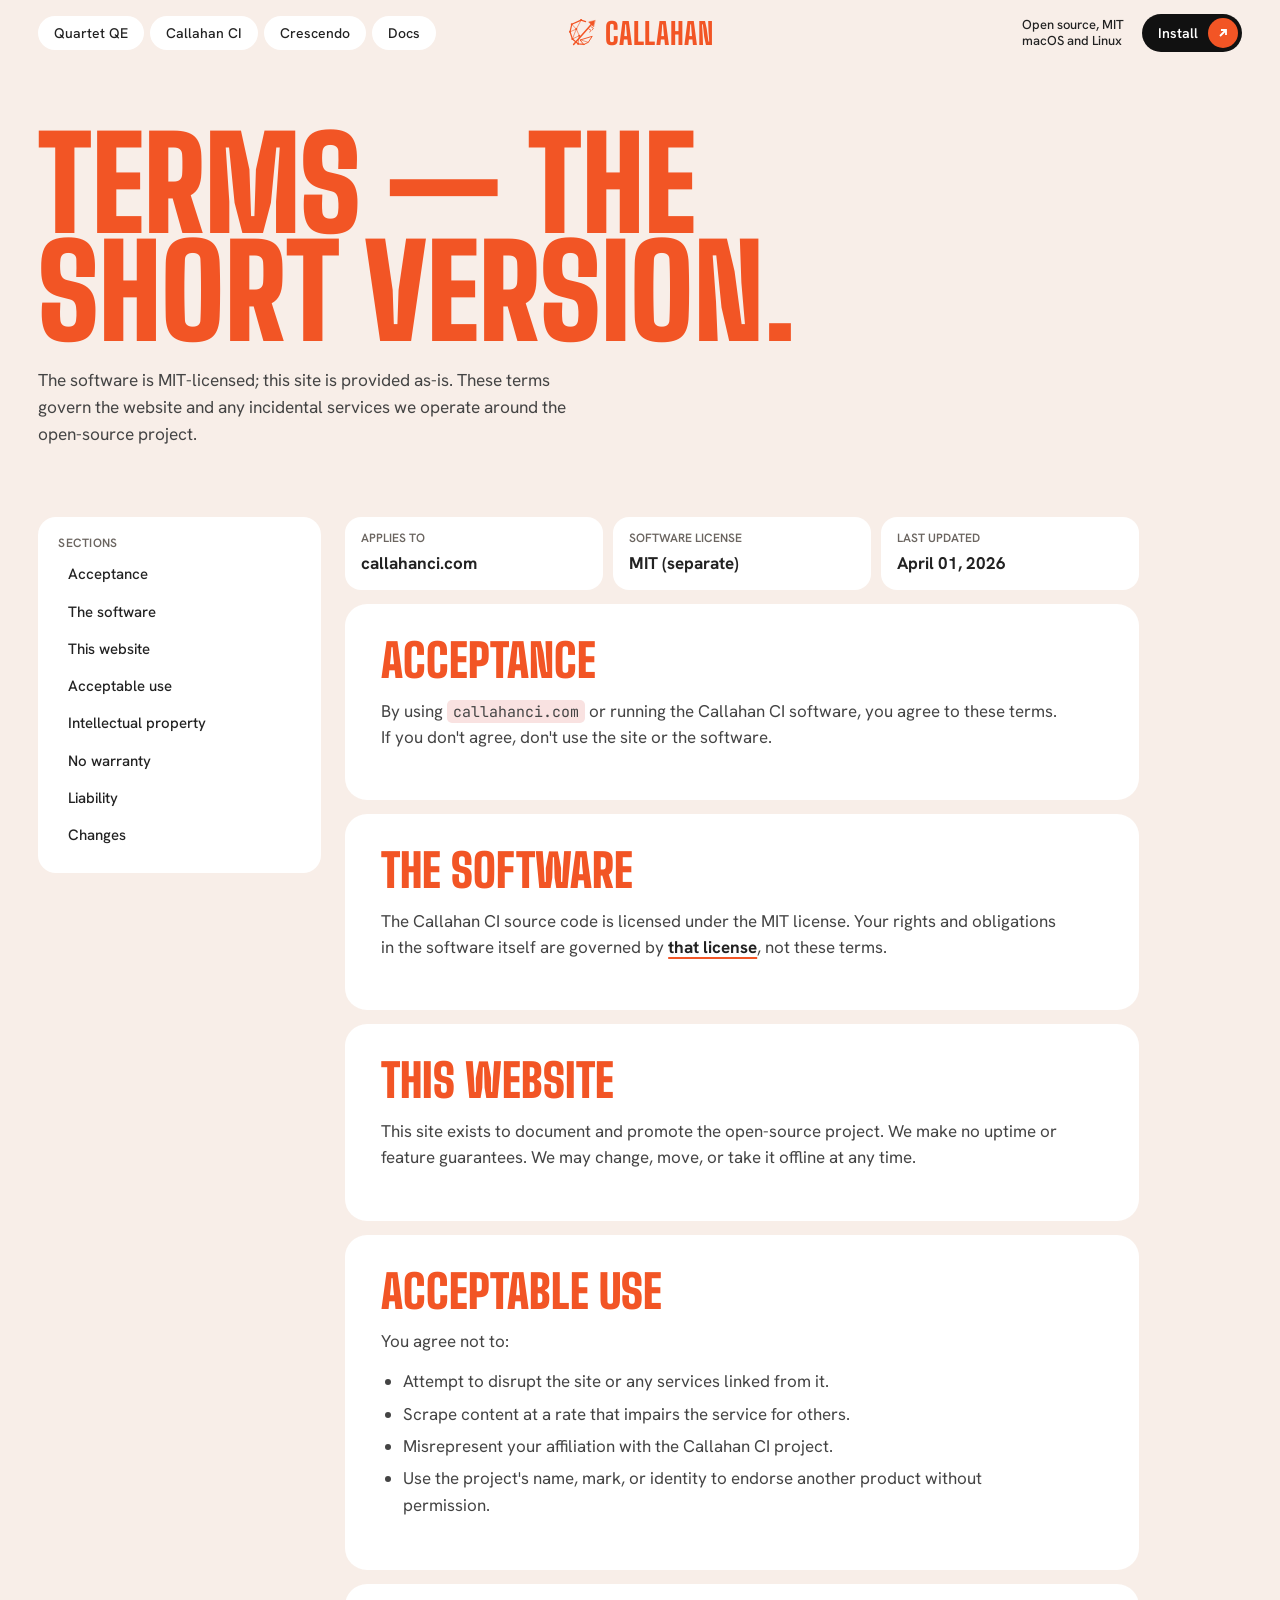
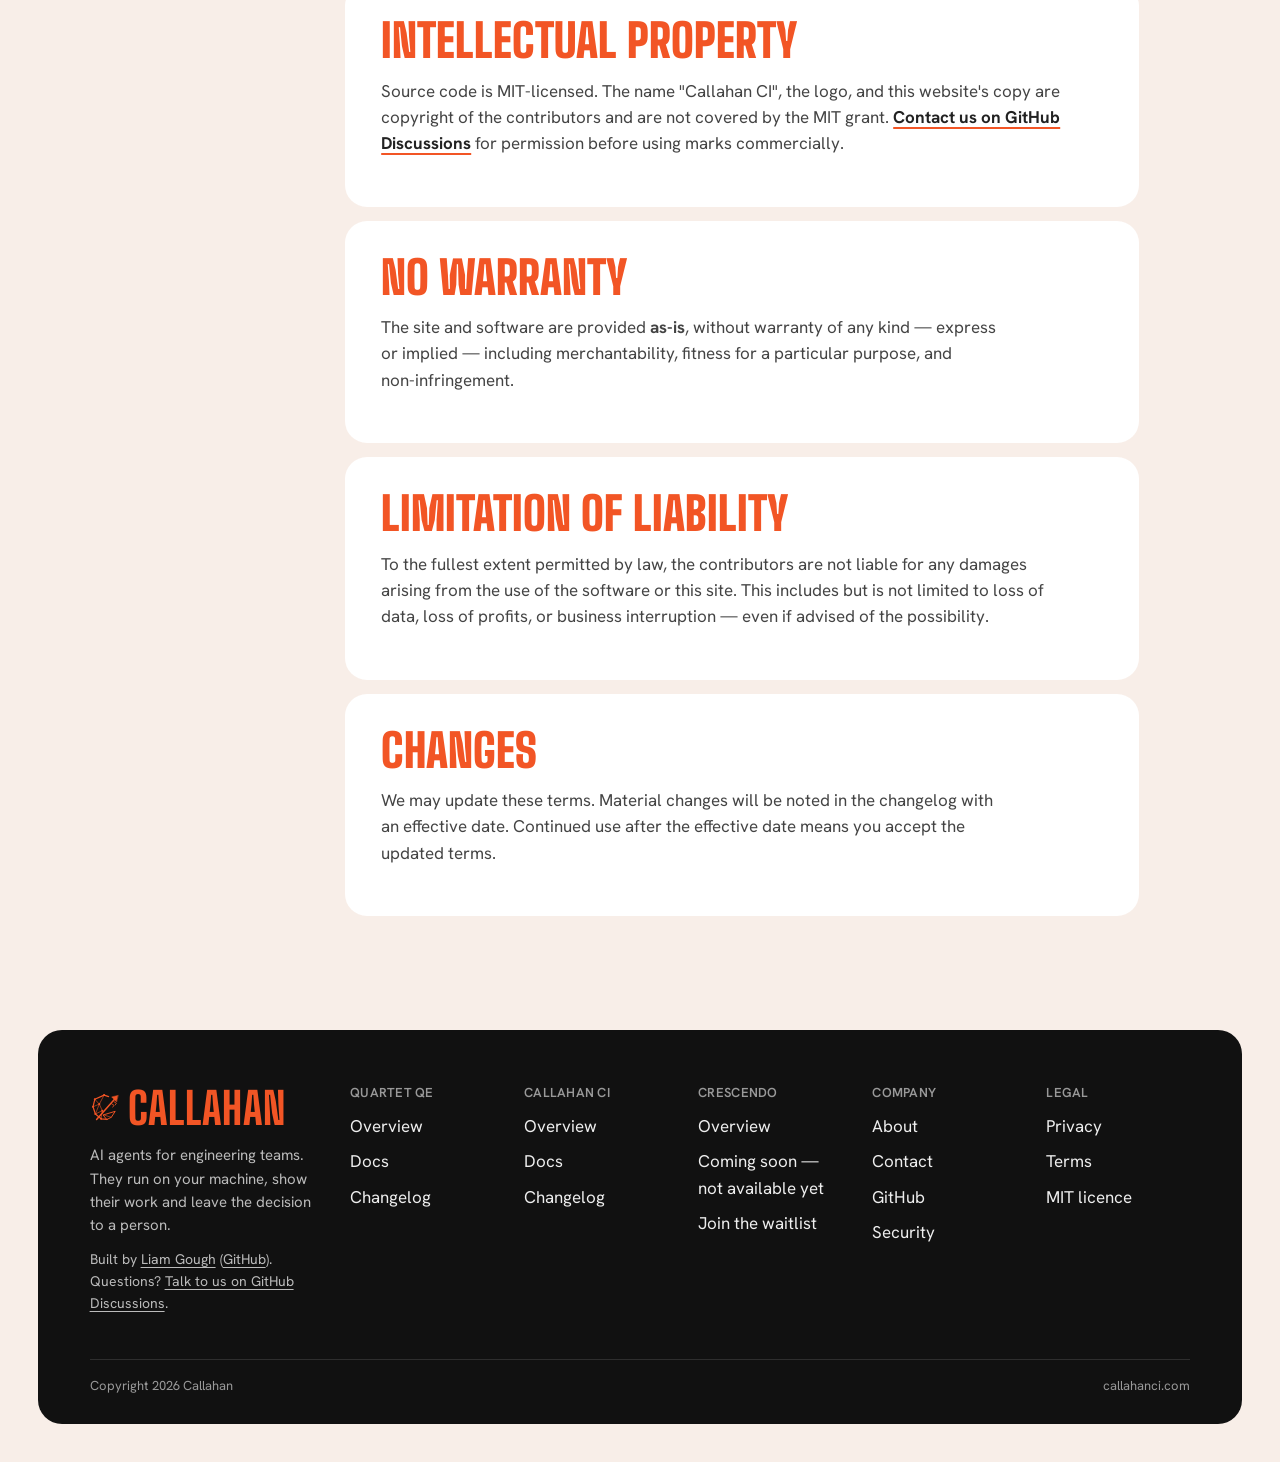
<file: terms.html>
<!DOCTYPE html>
<html lang="en">
<head>
<meta charset="UTF-8">
<meta name="viewport" content="width=device-width, initial-scale=1">
<title>Terms | Callahan</title>
<meta name="description" content="The terms for using Callahan software and this website.">
<meta name="theme-color" content="#f8eee8">
<meta property="og:title" content="Terms | Callahan">
<meta property="og:description" content="The terms for using Callahan software and this website.">
<meta property="og:image" content="https://callahanci.com/assets/callahan-logo.png">
<link rel="icon" type="image/svg+xml" href="assets/callahan-mark-orange.svg">
<link rel="alternate icon" type="image/png" href="assets/favicon.png">
<link rel="preconnect" href="https://fonts.googleapis.com">
<link rel="preconnect" href="https://fonts.gstatic.com" crossorigin>
<link href="https://fonts.googleapis.com/css2?family=Big+Shoulders+Display:wght@700;800;900&family=Bricolage+Grotesque:opsz,wdth,wght@12..96,75..100,600..800&family=Hanken+Grotesk:wght@400;500;600;700&family=JetBrains+Mono:wght@400;500&display=swap" rel="stylesheet">
<link rel="stylesheet" href="assets/studio.css">
<link rel="stylesheet" href="assets/studio-pages.css">
<script>document.documentElement.classList.add('js')</script>
</head>
<body>
<a class="skip" href="#main">Skip to content</a>
<header class="top">
  <nav class="pills" id="site-nav" aria-label="Main"><a class="pill" href="quartet.html">Quartet QE</a><a class="pill" href="callahan-ci.html">Callahan CI</a><a class="pill" href="crescendo.html">Crescendo</a><a class="pill" href="docs.html">Docs</a></nav>
  <button class="menu-btn" type="button" aria-expanded="false" aria-controls="site-nav"><span class="visually-hidden">Menu</span><i></i><i></i><i></i></button>
  <a class="wordmark" href="index.html" aria-label="Callahan home"><img src="assets/callahan-mark-orange.svg" alt="" width="30" height="30">Callahan</a>
  <div class="top-end">
    <small>Open source, MIT<br>macOS and Linux</small>
    <a class="talk" href="quartet.html#install">Install<i><svg viewBox="0 0 12 12" fill="none" stroke="#fff" stroke-width="1.8" aria-hidden="true"><path d="M3 9 9 3M4 3h5v5"/></svg></i></a>
  </div>
</header>

<main id="main">
<section class="page-head" aria-labelledby="page-h"><div class="wrap">
  <h1 id="page-h">Terms — the short version.</h1>
  <p class="lede">The software is MIT-licensed; this site is provided as-is. These terms govern the website and any incidental services we operate around the open-source project.</p>
</div></section>
<div class="wrap doc-grid">
  <nav class="toc" aria-label="On this page">
      <h2>Sections</h2>
      <ul>
        <li><a href="#accept">Acceptance</a></li>
        <li><a href="#software">The software</a></li>
        <li><a href="#site">This website</a></li>
        <li><a href="#conduct">Acceptable use</a></li>
        <li><a href="#ip">Intellectual property</a></li>
        <li><a href="#warranty">No warranty</a></li>
        <li><a href="#liability">Liability</a></li>
        <li><a href="#changes">Changes</a></li>
      </ul>
    </nav>
  <article class="doc">
      
      
      

      <div class="meta-grid">
        <div><div class="k">Applies to</div><div class="v">callahanci.com</div></div>
        <div><div class="k">Software license</div><div class="v">MIT (separate)</div></div>
        <div><div class="k">Last updated</div><div class="v">April 01, 2026</div></div>
      </div>

      <section id="accept">
        <h2 data-n="§01">Acceptance</h2>
        <p>By using <code>callahanci.com</code> or running the Callahan CI software, you agree to these terms. If you don't agree, don't use the site or the software.</p>
      </section>

      <section id="software">
        <h2 data-n="§02">The software</h2>
        <p>The Callahan CI source code is licensed under the MIT license. Your rights and obligations in the software itself are governed by <a href="license.html">that license</a>, not these terms.</p>
      </section>

      <section id="site">
        <h2 data-n="§03">This website</h2>
        <p>This site exists to document and promote the open-source project. We make no uptime or feature guarantees. We may change, move, or take it offline at any time.</p>
      </section>

      <section id="conduct">
        <h2 data-n="§04">Acceptable use</h2>
        <p>You agree not to:</p>
        <ul>
          <li>Attempt to disrupt the site or any services linked from it.</li>
          <li>Scrape content at a rate that impairs the service for others.</li>
          <li>Misrepresent your affiliation with the Callahan CI project.</li>
          <li>Use the project's name, mark, or identity to endorse another product without permission.</li>
        </ul>
      </section>

      <section id="ip">
        <h2 data-n="§05">Intellectual property</h2>
        <p>Source code is MIT-licensed. The name "Callahan CI", the logo, and this website's copy are copyright of the contributors and are not covered by the MIT grant. <a href="https://github.com/Callahan-ci/quartet-qe/discussions">Contact us on GitHub Discussions</a> for permission before using marks commercially.</p>
      </section>

      <section id="warranty">
        <h2 data-n="§06">No warranty</h2>
        <p>The site and software are provided <b>as-is</b>, without warranty of any kind — express or implied — including merchantability, fitness for a particular purpose, and non-infringement.</p>
      </section>

      <section id="liability">
        <h2 data-n="section 7">Limitation of liability</h2>
        <p>To the fullest extent permitted by law, the contributors are not liable for any damages arising from the use of the software or this site. This includes but is not limited to loss of data, loss of profits, or business interruption — even if advised of the possibility.</p>
      </section>

      <section id="changes">
        <h2 data-n="§08">Changes</h2>
        <p>We may update these terms. Material changes will be noted in the changelog with an effective date. Continued use after the effective date means you accept the updated terms.</p>
      </section>
    </article>
</div>
</main>

<footer class="foot">
  <div class="grid">
    <div><a class="wordmark" href="index.html"><img src="assets/callahan-mark-orange.svg" alt="" width="30" height="30">Callahan</a><p>AI agents for engineering teams. They run on your machine, show their work and leave the decision to a person.</p><p class="by">Built by <a href="https://www.linkedin.com/in/liam-gough-04a60a2b">Liam Gough</a> (<a href="https://github.com/goughliam1813">GitHub</a>). Questions? <a href="https://github.com/Callahan-ci/quartet-qe/discussions">Talk to us on GitHub Discussions</a>.</p></div>
    <div><h3>Quartet QE</h3><ul><li><a href="quartet.html">Overview</a></li><li><a href="quartet-docs.html">Docs</a></li><li><a href="quartet-changelog.html">Changelog</a></li></ul></div>
    <div><h3>Callahan CI</h3><ul><li><a href="callahan-ci.html">Overview</a></li><li><a href="callahan-ci-docs.html">Docs</a></li><li><a href="changelog.html">Changelog</a></li></ul></div>
    <div><h3>Crescendo</h3><ul><li><a href="crescendo.html">Overview</a></li><li><a href="crescendo.html#soon">Coming soon — not available yet</a></li><li><a href="https://github.com/Callahan-ci/quartet-qe/discussions/17">Join the waitlist</a></li></ul></div>
    <div><h3>Company</h3><ul><li><a href="index.html#about">About</a></li><li><a href="https://github.com/Callahan-ci/quartet-qe/discussions">Contact</a></li><li><a href="https://github.com/Callahan-ci">GitHub</a></li><li><a href="https://github.com/Callahan-ci/quartet-qe/blob/main/SECURITY.md">Security</a></li></ul></div>
    <div><h3>Legal</h3><ul><li><a href="privacy.html">Privacy</a></li><li><a href="terms.html">Terms</a></li><li><a href="license.html">MIT licence</a></li></ul></div>
  </div>
  <div class="foot-legal"><span>Copyright 2026 Callahan</span><span>callahanci.com</span></div>
</footer>
<script src="assets/timetable.js" defer></script>
<script src="assets/menu.js" defer></script>
</body>
</html>
</file>
<file: assets/studio.css>
/* Callahan, studio style: warm cream, pink hero, one strong orange, tall condensed capitals. */
:root {
  --cream: #f8eee8; --cream-2: #fdf8f5; --pink: #f9e2e1; --pink-2: #f2d2cf;
  --orange: #f25525; --orange-2: #ff5400; --peach: #f6b79e; --peach-2: #f9cfbd;
  --ink: #222; --ink-2: #444; --ink-3: #6b6560; --black: #111;
  --line: rgba(34,34,34,.14);
  --display: "Big Shoulders Display", "Arial Narrow", sans-serif;
  --fat: "Bricolage Grotesque", ui-sans-serif, sans-serif;
  --sans: "Hanken Grotesk", ui-sans-serif, system-ui, sans-serif;
  --mono: "JetBrains Mono", ui-monospace, "SF Mono", Menlo, monospace;
  --ease: cubic-bezier(.23, 1, .32, 1);
  --wrap: 1320px; --gut: clamp(16px, 3vw, 40px);
}
*, *::before, *::after { box-sizing: border-box; }
html { -webkit-text-size-adjust: 100%; scrollbar-color: var(--orange) var(--cream); }
html, body { overflow-x: clip; }
html.lenis, html.lenis body { height: auto; }
.lenis.lenis-smooth { scroll-behavior: auto !important; }
body { margin: 0; background: var(--cream); color: var(--ink); font: 400 17px/1.55 var(--sans); -webkit-font-smoothing: antialiased; font-variant-numeric: tabular-nums; }
img, svg, video { display: block; max-width: 100%; }
a { color: inherit; }
p { margin: 0; text-wrap: pretty; }
h1, h2, h3 { margin: 0; font-weight: 800; line-height: .9; overflow-wrap: break-word; min-width: 0; }
::selection { background: var(--orange); color: #fff; }
:focus-visible { outline: 3px solid var(--orange); outline-offset: 3px; border-radius: 6px; }
.wrap { width: min(var(--wrap), 100% - 2 * var(--gut)); margin-inline: auto; }
.skip { position: absolute; left: 12px; top: -80px; background: var(--black); color: #fff; padding: 10px 14px; z-index: 99; text-decoration: none; border-radius: 999px; }
.skip:focus { top: 12px; }
.visually-hidden { position: absolute; width: 1px; height: 1px; overflow: hidden; clip-path: inset(50%); white-space: nowrap; }
code { font-family: var(--mono); font-size: .88em; }
.label { font: 600 13px/1 var(--sans); letter-spacing: .02em; text-transform: uppercase; color: var(--ink); }

/* ───────── header: pills left, wordmark centre, black pill right ───────── */
.top { position: fixed; inset: 0 0 auto 0; z-index: 50; padding: 14px var(--gut); display: grid; grid-template-columns: 1fr auto 1fr; align-items: center; pointer-events: none; }
.top > * { pointer-events: auto; }
.pills { display: flex; gap: 6px; flex-wrap: wrap; }
.pill { display: inline-flex; align-items: center; height: 34px; padding: 0 16px; border-radius: 999px; background: #fff; color: var(--ink); font: 500 14px/1 var(--sans); text-decoration: none; transition: background-color .2s var(--ease), color .2s var(--ease), transform .15s var(--ease); }
.pill:active { transform: scale(.96); }
.pill[aria-current="page"] { background: var(--black); color: #fff; }
@media (hover: hover) { .pill:hover { background: var(--black); color: #fff; } }
.wordmark { display: inline-flex; align-items: center; gap: 8px; font: 800 30px/1 var(--display); letter-spacing: .02em; color: var(--orange); text-decoration: none; text-transform: uppercase; }
.wordmark img { width: 30px; height: 30px; }
.top-end { justify-self: end; display: flex; align-items: center; gap: 18px; }
.top-end small { font: 500 13px/1.25 var(--sans); color: var(--ink); text-align: left; }
.talk { display: inline-flex; align-items: center; gap: 10px; height: 38px; padding: 0 4px 0 16px; border-radius: 999px; background: var(--black); color: #fff; font: 600 14px/1 var(--sans); text-decoration: none; transition: transform .15s var(--ease); }
.talk:active { transform: scale(.96); }
.talk i { display: grid; place-items: center; width: 30px; height: 30px; border-radius: 50%; background: var(--orange); transition: transform .3s var(--ease); }
.talk i svg { width: 12px; height: 12px; }
@media (hover: hover) { .talk:hover i { transform: rotate(45deg); } }
@media (max-width: 860px) { .pills .pill:not(:first-child), .top-end small { display: none; } .wordmark { font-size: 24px; } }

/* ───────── hero ───────── */
.hero { background: var(--pink); padding: 84px 0 0; min-height: min(100vh, 1100px); }
.static .hero, .still .hero { min-height: 0; }
.hero { display: flex; flex-direction: column; overflow: hidden; }
.roll { text-align: center; font-family: var(--display); text-transform: uppercase; line-height: .86; }
.roll h1 { font-size: clamp(3.8rem, 11vw, 10rem); color: var(--orange); font-weight: 900; }
.roll .rot { display: block; position: relative; height: 1.02em; overflow: clip; font-size: clamp(3.2rem, 9vw, 8.2rem); color: var(--peach); font-weight: 900; line-height: 1.02; }
.roll .rot span { display: block; white-space: nowrap; transition: transform .7s var(--ease), opacity .7s var(--ease); }
.js .roll .rot span { position: absolute; inset: 0; transform: translateY(100%); opacity: 0; }
.js .roll .rot span.on { transform: none; opacity: 1; }
.js .roll .rot span.out { transform: translateY(-100%); opacity: 0; }
.hero-sub { margin: 18px auto 0; max-width: 44ch; text-align: center; font-size: clamp(1.05rem, 1.4vw, 1.25rem); color: var(--ink-2); }
.hero-acts { margin-top: 26px; display: flex; justify-content: center; gap: 12px; flex-wrap: wrap; }
.btn { display: inline-flex; align-items: center; gap: 10px; height: 52px; padding: 0 8px 0 24px; border-radius: 999px; background: var(--black); color: #fff; font: 600 16px/1 var(--sans); text-decoration: none; border: 0; cursor: pointer; transition: transform .15s var(--ease); }
.btn i { display: grid; place-items: center; width: 38px; height: 38px; border-radius: 50%; background: var(--orange); transition: transform .3s var(--ease); }
.btn i svg { width: 14px; height: 14px; }
.btn.ghost { background: #fff; color: var(--ink); padding: 0 24px; }
.btn:active { transform: scale(.97); }
@media (hover: hover) { .btn:hover i { transform: rotate(45deg); } }
.parade { position: relative; margin-top: auto; height: clamp(220px, 24vw, 300px); }
.parade .floor { position: absolute; left: 0; right: 0; bottom: 0; height: 2px; background: rgba(34,34,34,.12); }
.bot { position: absolute; bottom: 0; }
.bot.a { left: 12%; } .bot.b { left: 41%; } .bot.c { left: 70%; }
.bot svg { height: clamp(210px, 23vw, 290px); width: auto; overflow: visible; }
.bot .leg-l, .bot .leg-r { transform-box: fill-box; transform-origin: 50% 0; animation: stride 1.1s ease-in-out infinite alternate; }
.bot .leg-r { animation-delay: -.55s; }
.bot .body-bob { animation: bob .55s ease-in-out infinite alternate; }
.bot .blink { animation: blink 4s steps(1) infinite; }
@keyframes stride { from { transform: rotate(14deg); } to { transform: rotate(-14deg); } }
@keyframes bob { from { transform: translateY(0); } to { transform: translateY(-5px); } }
@keyframes blink { 0%, 92% { opacity: 1; } 93%, 96% { opacity: 0; } }
.drone { position: absolute; top: 8%; animation: hover 3.2s ease-in-out infinite alternate; }
.drone.l { left: 6%; } .drone.r { right: 7%; animation-delay: -1.6s; }
.drone svg { width: clamp(70px, 9vw, 120px); height: auto; }
.drone .rotor { transform-box: fill-box; transform-origin: center; animation: spinx .18s linear infinite; }
@keyframes hover { from { transform: translateY(0) rotate(-3deg); } to { transform: translateY(-16px) rotate(3deg); } }
@keyframes spinx { from { transform: scaleX(1); } 50% { transform: scaleX(.2); } to { transform: scaleX(1); } }
@media (max-width: 700px) { .bot.a { left: 0; } .bot.b { left: 34%; } .bot.c { left: 68%; } .bot svg { height: 170px; } .drone { display: none; } }

/* ───────── curved marquee band ───────── */
.band { position: relative; margin-top: -40px; height: clamp(150px, 18vw, 240px); }
.band svg { position: absolute; inset: 0; width: 100%; height: 100%; overflow: visible; }
.band text { font: 900 clamp(34px, 4.2vw, 64px)/1 var(--display); fill: #fff; text-transform: uppercase; letter-spacing: .01em; }

/* ───────── statement that fills in as you scroll ───────── */
.about { padding: clamp(100px, 16vh, 180px) 0; text-align: center; position: relative; }
.about .label { display: block; margin-bottom: 28px; }
.statement { max-width: 22ch; margin: 0 auto; font: 700 clamp(2.2rem, 5vw, 4.4rem)/1.04 var(--fat); font-stretch: 78%; letter-spacing: -.02em; color: var(--ink); }
.js .statement .w { color: var(--peach); transition: color .25s linear; }
.js .statement .w.hot { color: var(--orange); }
.js .statement .w.done { color: var(--ink); }
.stickers { position: absolute; inset: 0; pointer-events: none; }
.sticker { position: absolute; padding: 8px 16px; border-radius: 999px; background: var(--orange); color: #fff; font: 600 14px/1 var(--sans); box-shadow: 0 8px 20px -10px rgba(0,0,0,.4); }
.js .sticker { transform: scale(0) rotate(var(--r, -6deg)); transition: transform .5s cubic-bezier(.34,1.56,.64,1); }
.js .sticker.on { transform: scale(1) rotate(var(--r, -6deg)); }

/* ───────── sideways strip of product plates ───────── */
.strip { overflow: hidden; padding: 20px 0 10px; }
.strip-track { display: flex; gap: 14px; width: max-content; padding-inline: var(--gut); will-change: transform; }
.plate { width: clamp(260px, 26vw, 360px); aspect-ratio: 4 / 5; border-radius: 18px; overflow: hidden; position: relative; flex: none; padding: 20px; display: flex; flex-direction: column; }
.plate.o { background: var(--orange); color: #fff; } .plate.k { background: var(--black); color: #fff; } .plate.p { background: var(--pink); } .plate.w { background: #fff; } .plate.v { background: #1a54e4; color: #fff; }
.plate .t { font: 900 clamp(2rem, 2.6vw, 2.8rem)/.9 var(--display); text-transform: uppercase; }
.plate .s { margin-top: 10px; font-size: 15px; opacity: .85; }
.plate pre { margin: auto 0 0; padding: 14px; border-radius: 12px; background: rgba(0,0,0,.28); color: #fff; font: 400 12px/1.6 var(--mono); white-space: pre-wrap; }
.plate .big { margin-top: auto; font: 900 clamp(4rem, 6vw, 6rem)/.85 var(--display); }
.plate .chk { margin-top: auto; display: grid; gap: 8px; }
.plate .chk span { display: flex; align-items: center; gap: 10px; padding: 10px 12px; border-radius: 10px; background: rgba(255,255,255,.14); font-weight: 600; font-size: 15px; }
.plate.p .chk span, .plate.w .chk span { background: rgba(0,0,0,.05); }
.plate .chk b { width: 20px; height: 20px; border-radius: 50%; background: #fff; color: var(--orange); display: grid; place-items: center; font-size: 12px; }
.plate.p .chk b, .plate.w .chk b { background: var(--orange); color: #fff; }
.plate img.mk { width: 64px; height: 64px; margin-top: auto; }

/* ───────── big condensed section titles ───────── */
.title { display: grid; grid-template-columns: 1fr auto 1fr; align-items: end; gap: 20px; padding: 70px 0 40px; }
.title .label { align-self: center; }
.title h2 { font: 900 clamp(3.4rem, 8vw, 7.4rem)/.86 var(--display); text-transform: uppercase; text-align: center; color: var(--black); }
@media (max-width: 760px) { .title { grid-template-columns: 1fr; text-align: center; } }

/* ───────── works grid ───────── */
.works { display: grid; grid-template-columns: repeat(3, minmax(0, 1fr)); gap: 14px; padding-bottom: 40px; }
.work { display: block; text-decoration: none; color: inherit; }
.work .art { aspect-ratio: 4 / 5; border-radius: 18px; overflow: hidden; position: relative; display: grid; place-items: center; transition: transform .5s var(--ease); }
.work .art > * { transition: transform .6s var(--ease); }
@media (hover: hover) { .work:hover .art > * { transform: scale(1.04); } }
.work .meta { display: grid; grid-template-columns: 34px 1fr 30px; gap: 10px; align-items: center; padding: 12px 2px 4px; }
.work .ic { width: 34px; height: 34px; border-radius: 50%; display: grid; place-items: center; background: var(--orange); }
.work .ic img { width: 20px; height: 20px; }
.work b { display: block; font: 800 18px/1.1 var(--display); text-transform: uppercase; letter-spacing: .02em; }
.work small { color: var(--orange); font: 600 12px/1.2 var(--sans); text-transform: uppercase; }
.work .go { width: 30px; height: 30px; border-radius: 50%; background: var(--orange); display: grid; place-items: center; transition: transform .3s var(--ease); }
.work .go svg { width: 12px; height: 12px; }
@media (hover: hover) { .work:hover .go { transform: rotate(45deg); } }
@media (max-width: 900px) { .works { grid-template-columns: repeat(2, minmax(0, 1fr)); } }
@media (max-width: 560px) { .works { grid-template-columns: 1fr; } }
.art .mock { width: 82%; border-radius: 14px; background: #fff; box-shadow: 0 30px 60px -30px rgba(0,0,0,.5); padding: 16px; font-size: 14px; color: var(--ink); }
.art .mock h4 { margin: 0 0 10px; font: 800 20px/1 var(--display); text-transform: uppercase; }
.art .mock .r { display: flex; justify-content: space-between; padding: 8px 0; border-top: 1px dashed var(--line); }
.art .mock .r em { font-style: normal; color: var(--orange); font-weight: 700; }
.art .mock pre { margin: 0; font: 400 11.5px/1.55 var(--mono); white-space: pre-wrap; }
.art .poster { position: absolute; inset: 0; width: 100%; height: 100%; object-fit: cover; }

/* ───────── "we could keep going" ───────── */
.keep { padding: 90px 0 110px; text-align: center; position: relative; }
.keep h2 { font: 900 clamp(3.6rem, 9vw, 8rem)/.86 var(--display); text-transform: uppercase; color: var(--orange); }
.bubble { position: absolute; padding: 12px 18px; border-radius: 22px; background: var(--black); color: #fff; font: 600 15px/1.25 var(--sans); max-width: 14ch; text-align: left; }
.js .bubble { transform: scale(0); transition: transform .5s cubic-bezier(.34,1.56,.64,1); }
.js .bubble.on { transform: scale(1); }
.keep .btn { margin-top: 36px; }

/* ───────── winding path through what it tests ───────── */
.thing { position: relative; padding-bottom: 80px; }
.trail { position: relative; height: 2050px; }
.trail svg.path { position: absolute; inset: 0; width: 100%; height: 100%; overflow: visible; }
.trail .ghost { stroke: var(--peach-2); }
.tstop { position: absolute; display: flex; align-items: flex-end; gap: 10px; flex-wrap: wrap; max-width: 560px; }
.tstop h3 { font: 900 clamp(2.4rem, 5vw, 4.4rem)/.86 var(--display); text-transform: uppercase; color: var(--orange); }
.tstop .chip { width: 46px; height: 46px; border-radius: 10px; background: #fff; border: 2px solid var(--orange); display: grid; place-items: center; transform: rotate(-8deg); }
.tstop .chip img, .tstop .chip svg { width: 26px; height: 26px; }
.tstop p { flex-basis: 100%; max-width: 300px; padding: 10px 14px; border-radius: 16px; border: 2px solid var(--orange); background: var(--cream-2); color: var(--orange); font: 600 14px/1.35 var(--sans); transform: rotate(-3deg); }
.js .tstop { opacity: 0; transform: translateY(20px); transition: opacity .5s var(--ease), transform .5s var(--ease); }
.js .tstop.on { opacity: 1; transform: none; }
@media (max-width: 860px) {
  .trail { height: auto; display: grid; gap: 48px; padding: 20px 0; }
  .trail svg.path { display: none; }
  .tstop { position: static; }
}

/* ───────── orange panel with stacked cards ───────── */
.opanel { margin: 40px var(--gut); border-radius: 24px; background: var(--orange); padding: clamp(60px, 9vw, 110px) 0; position: relative; overflow: hidden; }
.deck { position: relative; width: min(760px, 92%); margin: 0 auto; height: clamp(300px, 26vw, 320px); }
.card { position: absolute; inset: 0; border-radius: 18px; background: var(--cream-2); border: 2px solid var(--orange); box-shadow: 0 0 0 1px rgba(0,0,0,.04); padding: clamp(24px, 4vw, 44px); display: grid; grid-template-columns: 110px 1fr; gap: 26px; align-items: start; transition: transform .7s var(--ease), opacity .7s var(--ease); }
.card .num { font: 900 9rem/.8 var(--display); color: var(--orange); }
.card h3 { font: 700 clamp(1.8rem, 3vw, 2.6rem)/1.02 var(--fat); font-stretch: 80%; color: var(--orange); letter-spacing: -.02em; }
.card p { margin-top: 14px; color: var(--ink-2); font-size: 17px; }
.card p code { background: rgba(242,85,37,.1); padding: 1px 6px; border-radius: 5px; color: var(--ink); }
.card[data-pos="0"] { transform: none; z-index: 4; }
.card[data-pos="1"] { transform: translate(10px, -14px) rotate(-3deg); z-index: 3; }
.card[data-pos="2"] { transform: translate(-12px, -26px) rotate(3deg); z-index: 2; }
.card[data-pos="3"] { transform: translate(6px, -36px) rotate(-5deg); z-index: 1; }
.card[data-pos="0"] > * { opacity: 1; } .card:not([data-pos="0"]) > * { opacity: 0; }
.card > * { transition: opacity .35s var(--ease); }
.dots { position: absolute; right: 28px; top: 50%; transform: translateY(-50%); display: grid; gap: 8px; }
.dots button { width: 26px; height: 3px; border: 0; padding: 0; background: rgba(255,255,255,.45); cursor: pointer; border-radius: 3px; transition: width .3s var(--ease), background-color .3s var(--ease); }
.dots button[aria-current="true"] { width: 40px; background: #fff; }
@media (max-width: 640px) { .card { grid-template-columns: 1fr; gap: 6px; } .card .num { font-size: 4rem; } .dots { right: 12px; } }

/* ───────── videos ───────── */
.films { display: grid; grid-template-columns: repeat(3, minmax(0, 1fr)); gap: 14px; padding-bottom: 40px; }
.film { border-radius: 18px; overflow: hidden; background: var(--black); }
.film video { width: 100%; height: auto; aspect-ratio: 16 / 9; background: #000; }
.film .meta { display: flex; justify-content: space-between; align-items: center; gap: 12px; padding: 14px 18px; color: #fff; }
.film .meta b { font: 800 22px/1 var(--display); text-transform: uppercase; }
.film .meta span { font-size: 13px; opacity: .7; }
@media (max-width: 760px) { .films { grid-template-columns: 1fr; } }

/* ───────── closing ───────── */
.closing { padding: 120px 0 60px; text-align: center; }
.closing h2 { font: 900 clamp(4rem, 12vw, 11rem)/.84 var(--display); text-transform: uppercase; color: var(--orange); }
.closing h2 span { color: var(--black); }
.closing .acts { margin-top: 34px; display: flex; justify-content: center; gap: 12px; flex-wrap: wrap; }
.cmd { margin: 30px auto 0; max-width: 640px; border-radius: 16px; background: var(--black); color: #fff; text-align: left; overflow: hidden; }
.cmd-row { display: flex; align-items: center; gap: 12px; padding: 12px 12px 12px 18px; border-bottom: 1px solid rgba(255,255,255,.1); font: 400 14px/1.4 var(--mono); }
.cmd-row:last-child { border-bottom: 0; }
.cmd-row code { flex: 1; min-width: 0; overflow-x: auto; white-space: nowrap; scrollbar-width: none; font-size: inherit; }
.cmd-row code::-webkit-scrollbar { display: none; }
.copy { flex: none; height: 34px; padding: 0 14px; border-radius: 999px; border: 0; background: var(--orange); color: #fff; font: 600 13px/1 var(--sans); cursor: pointer; transition: transform .15s var(--ease), background-color .2s var(--ease); }
.copy:active { transform: scale(.95); }
.copy.done { background: #fff; color: var(--black); }
@media (max-width: 600px) { .cmd-row code { white-space: normal; overflow-wrap: anywhere; } }

/* ───────── footer ───────── */
.foot { margin: 0 var(--gut) var(--gut); border-radius: 24px; background: var(--black); color: #fff; padding: 56px clamp(22px, 4vw, 56px) 28px; }
.foot .grid { display: grid; grid-template-columns: 1.6fr repeat(5, minmax(0, 1fr)); gap: 30px; }
.foot .wordmark { font-size: 44px; }
.foot p { margin-top: 14px; color: #bbb; font-size: 15px; max-width: 32ch; }
.foot h3 { font: 600 13px/1 var(--sans); text-transform: uppercase; letter-spacing: .02em; color: #999; margin-bottom: 14px; }
.foot ul { list-style: none; margin: 0; padding: 0; display: grid; gap: 9px; }
.foot ul a { text-decoration: none; color: #eee; }
@media (hover: hover) { .foot ul a:hover { color: var(--orange); } }
.foot-legal { margin-top: 44px; padding-top: 16px; border-top: 1px solid rgba(255,255,255,.12); display: flex; justify-content: space-between; flex-wrap: wrap; gap: 8px; font-size: 13px; color: #999; }
@media (max-width: 900px) { .foot .grid { grid-template-columns: 1fr 1fr; } .foot .grid > :first-child { grid-column: 1 / -1; } }

@media (prefers-reduced-motion: reduce) {
  .bot .leg-l, .bot .leg-r, .bot .body-bob, .bot .blink, .bot .needle, .drone, .drone .rotor { animation: none; }
  .js .roll .rot span { transition: none; }
  .js .statement .w { color: var(--ink); }
  .js .sticker, .js .bubble { transform: scale(1) rotate(var(--r, 0deg)); transition: none; }
  .js .tstop { opacity: 1; transform: none; transition: none; }
  .card { transition: none; }
}

@media (max-width: 700px) {
  .stickers { position: static; display: flex; flex-wrap: wrap; justify-content: center; gap: 10px; margin-top: 28px; padding: 0 16px; }
  .sticker { position: static; }
  .bubble { position: static; display: inline-block; margin: 8px 6px 0; }
}

/* ───────── bench cards: layered compositions ───────── */
.work .art { position: relative; isolation: isolate; }
.work .art > * { transition: transform .7s var(--ease); }
.layer { position: absolute; }
@media (hover: hover) and (pointer: fine) {
  .work:hover .l1 { transform: translate(-6px, -8px) rotate(-1deg); }
  .work:hover .l2 { transform: translate(8px, -4px) rotate(1deg); }
  .work:hover .l3 { transform: translate(0, -10px) scale(1.04); }
}
.watermark { inset: auto -8% -6% auto; width: 62%; opacity: .16; }
.sheet { background: #fff; border-radius: 14px; box-shadow: 0 24px 50px -24px rgba(0,0,0,.55); overflow: hidden; color: var(--ink); }
.sheet-h { display: flex; justify-content: space-between; align-items: center; gap: 8px; padding: 12px 14px; background: var(--black); color: #fff; font: 800 18px/1 var(--display); text-transform: uppercase; }
.sheet-h span { padding: 4px 9px; border-radius: 999px; background: var(--orange); font: 600 11px/1 var(--sans); text-transform: none; }
.sheet-r { display: grid; grid-template-columns: 16px 1fr auto; gap: 10px; align-items: center; padding: 9px 14px; border-top: 1px dashed var(--line); font: 600 13px/1.2 var(--sans); }
.sheet-r i { font-style: normal; font: 800 15px/1 var(--display); color: var(--orange); }
.sheet-r b { width: 18px; height: 18px; border-radius: 50%; background: var(--orange); display: grid; place-items: center; color: #fff; font-size: 10px; }
.sheet-r em { font-style: normal; padding: 3px 8px; border-radius: 999px; background: var(--black); color: #fff; font-size: 11px; }
.tag-pill { padding: 8px 14px; border-radius: 999px; font: 700 13px/1 var(--sans); white-space: nowrap; box-shadow: 0 10px 20px -12px rgba(0,0,0,.5); }
.tag-pill.k { background: var(--black); color: #fff; } .tag-pill.w { background: #fff; color: var(--ink); } .tag-pill.o { background: var(--orange); color: #fff; }
.stamp { width: 118px; height: 118px; border-radius: 50%; border: 4px solid currentColor; display: grid; place-items: center; text-align: center; font: 900 26px/.9 var(--display); text-transform: uppercase; transform: rotate(-12deg); }
.phone { width: 44%; aspect-ratio: 9 / 19.5; border-radius: 26px; background: #111; padding: 7px; box-shadow: 0 30px 60px -28px rgba(0,0,0,.6); }
.phone img { width: 100%; height: 100%; object-fit: cover; object-position: top; border-radius: 20px; }
.browser { border-radius: 12px; background: #fff; box-shadow: 0 30px 60px -28px rgba(0,0,0,.6); overflow: hidden; }
.browser .bar { display: flex; align-items: center; gap: 6px; padding: 8px 10px; background: #ece9e6; }
.browser .bar i { width: 8px; height: 8px; border-radius: 50%; background: #c9c3be; }
.browser .bar span { margin-left: 8px; flex: 1; height: 16px; border-radius: 999px; background: #fff; font: 500 10px/16px var(--sans); color: var(--ink-3); padding-left: 8px; overflow: hidden; white-space: nowrap; }
.browser img { width: 100%; display: block; }
.bubble-code { background: var(--black); color: #fff; border-radius: 16px; padding: 12px 14px; font: 400 11.5px/1.5 var(--mono); white-space: pre; box-shadow: 0 20px 40px -20px rgba(0,0,0,.6); }
.bubble-code .s { color: #ffb08f; } .bubble-code .ok { color: #7ee2a8; }
.sticker-ic { width: 64px; height: 64px; border-radius: 50%; display: grid; place-items: center; box-shadow: 0 14px 26px -14px rgba(0,0,0,.6); }
.sticker-ic img { width: 34px; height: 34px; }
.term { border-radius: 14px; background: #111; color: #eee; box-shadow: 0 30px 60px -28px rgba(0,0,0,.6); overflow: hidden; }
.term .bar { display: flex; gap: 6px; padding: 10px 12px; background: #1e1e1e; }
.term .bar i { width: 9px; height: 9px; border-radius: 50%; background: #444; }
.term .bar i:first-child { background: var(--orange); }
.term pre { margin: 0; padding: 14px; font: 400 11.5px/1.65 var(--mono); white-space: pre-wrap; }
.term .p { color: var(--orange); } .term .g { color: #7ee2a8; } .term .d { color: #888; }
.mini { background: #fff; border-radius: 14px; padding: 12px 14px; box-shadow: 0 20px 40px -22px rgba(0,0,0,.45); color: var(--ink); }
.mini .h { display: flex; align-items: center; gap: 8px; font: 800 16px/1 var(--display); text-transform: uppercase; margin-bottom: 8px; }
.mini .h img { width: 18px; height: 18px; }
.mini pre { margin: 0; font: 400 11px/1.5 var(--mono); white-space: pre; }
.mini pre .s { color: var(--orange); }
.mini table { border-collapse: collapse; font: 400 11px/1.4 var(--mono); }
.mini td, .mini th { padding: 3px 8px 3px 0; text-align: left; }
.mini th { color: var(--ink-3); font-weight: 400; border-bottom: 1px solid var(--line); }
.pipe { inset: 8% 6% auto 6%; height: 52%; }
.pipe svg { width: 100%; height: 100%; overflow: visible; }
.pipe text { font: 800 15px/1 "Big Shoulders Display", sans-serif; fill: #fff; text-transform: uppercase; }
.pr { left: 8%; right: 8%; bottom: 8%; }
.pr .who { display: flex; align-items: center; gap: 8px; font: 700 13px/1 var(--sans); margin-bottom: 6px; }
.pr .who span { padding: 3px 8px; border-radius: 999px; background: var(--pink); color: var(--orange); font-size: 11px; }
.pr p { font: 400 12px/1.45 var(--mono); color: var(--ink-2); }

/* crescendo robot: gauge needle swings, level bars pulse */
.bot .needle { transform-box: view-box; transform-origin: 120px 112px; animation: needle 1.8s ease-in-out infinite alternate; }
@keyframes needle { from { transform: rotate(-50deg); } to { transform: rotate(50deg); } }

/* ───────── evened-out home: three agents ───────── */
.plate .mks { margin-top: auto; display: flex; gap: 10px; }
.plate .mks img { width: 56px; height: 56px; }
.tstop p b { font-weight: 800; }
.starts { margin: 40px auto 0; max-width: 1180px; display: grid; grid-template-columns: repeat(3, minmax(0, 1fr)); gap: 16px; text-align: left; }
.start { display: flex; flex-direction: column; padding: 22px; border-radius: 18px; background: #fff; }
.start h3 { display: flex; align-items: center; gap: 10px; font: 900 2rem/1 var(--display); text-transform: uppercase; }
.start h3 img { width: 34px; height: 34px; }
.start > p { margin: 8px 0 0; color: var(--ink-3); font-size: 15px; }
.start .cmd { margin: 14px 0 0; max-width: none; }
.start .cmd-row { font-size: 12.5px; }
.soon-card { margin-top: 14px; display: inline-flex; align-items: center; justify-content: space-between; gap: 10px; padding: 14px 6px 14px 18px; border-radius: 16px; background: var(--black); color: #fff; font: 600 15px/1 var(--sans); text-decoration: none; flex: 1; max-height: 56px; }
.soon-card i { width: 30px; height: 30px; border-radius: 50%; background: var(--orange); display: grid; place-items: center; }
.soon-card i svg { width: 12px; height: 12px; }
@media (max-width: 900px) { .starts { grid-template-columns: 1fr; } }
.start .cmd-row code { white-space: normal; overflow-wrap: anywhere; }

/* ───────── fix guide: header, menu, contrast, deck controls, honesty labels ───────── */
.top { transition: background-color .25s var(--ease), box-shadow .25s var(--ease); }
.top.scrolled { background: rgba(248, 238, 232, .94); -webkit-backdrop-filter: blur(10px); backdrop-filter: blur(10px); box-shadow: 0 1px 0 rgba(34,34,34,.08); }
.menu-btn { display: none; }
@media (max-width: 860px) {
  .top { grid-template-columns: auto 1fr auto; gap: 10px; }
  .menu-btn { display: inline-grid; align-content: center; gap: 4px; width: 42px; height: 38px; padding: 0 11px; border: 0; border-radius: 999px; background: #fff; cursor: pointer; justify-self: start; order: -1; }
  .menu-btn i { display: block; width: 20px; height: 2px; transform-origin: 50% 50%; border-radius: 2px; background: var(--ink); transition: transform .2s var(--ease), opacity .2s; }
  .top.open .menu-btn i { display: none; }
  .top.open .menu-btn::after { content: "×"; font: 400 28px/1 var(--sans); color: var(--ink); text-align: center; }
  .top .pills { position: absolute; top: 100%; left: var(--gut); right: var(--gut); display: none; flex-direction: column; gap: 6px; padding: 10px; border-radius: 18px; background: #fff; box-shadow: 0 20px 40px -20px rgba(0,0,0,.35); }
  .top.open .pills { display: flex; }
  .top .pills .pill, .pills .pill:not(:first-child) { display: flex; height: 44px; font-size: 16px; }
  .top.open { background: rgba(248, 238, 232, .98); }
  .wordmark { justify-self: center; }
}
.menu-btn:focus-visible, .dots button:focus-visible, .pill:focus-visible, .btn:focus-visible { outline: 3px solid var(--ink); outline-offset: 3px; }

/* contrast: no peach text on light backgrounds */
.roll .rot { color: #9c3410; }
.js .statement .w { color: #7a6d66; }

/* who built it */
.builder { max-width: 760px; margin: 48px auto 0; padding: 22px 26px; border-radius: 18px; background: #fff; text-align: left; font: 400 17px/1.55 var(--sans); color: var(--ink); position: relative; z-index: 2; }
.builder b a, .builder-links a { color: var(--ink); text-decoration: underline; text-decoration-color: var(--orange); text-underline-offset: 3px; text-decoration-thickness: 2px; }
.builder-links { margin-top: 12px; display: flex; flex-wrap: wrap; gap: 8px 20px; font-weight: 600; }
.foot .by { margin-top: 12px; font-size: 14px; }
.foot .by a { color: inherit; text-decoration: underline; text-underline-offset: 3px; }

/* how it works: labelled step buttons */
.dots { position: static; transform: none; display: flex; flex-wrap: wrap; justify-content: center; gap: 8px; margin: 28px auto 0; max-width: 900px; }
.dots button { width: auto; height: auto; padding: 10px 16px; border: 2px solid rgba(255,255,255,.7); border-radius: 999px; background: transparent; color: #fff; font: 600 14px/1 var(--sans); cursor: pointer; }
.dots button b { margin-right: 4px; font-weight: 800; }
.dots button[aria-current="true"] { width: auto; background: #fff; color: var(--orange); border-color: #fff; }
@media (max-width: 640px) { .dots { padding: 0 12px; } .dots button { font-size: 13px; } }

/* crescendo: not available yet */
.soon-band { left: 0; right: 0; top: 0; padding: 10px 14px; background: var(--black); color: #fff; font: 800 15px/1.1 var(--display); letter-spacing: .04em; text-transform: uppercase; text-align: center; z-index: 3; }
.films-note { margin: -6px 0 16px; text-align: center; color: var(--ink-3); font-size: 15px; }
/* AA contrast for small orange text on light backgrounds; large display type keeps the brand orange */
:root { --orange-text: #b83a0e; }
.work small, .tstop p, .board .status.go, .compare td.us { color: var(--orange-text); }
.js .statement .w { color: #6f625b; }
</file>
<file: assets/studio-pages.css>
/* Studio style for the product, docs and legal pages. Loaded after studio.css. */

/* product hero: copy on the left, a live board on the right */
.hero.phero { display: block; min-height: 0; padding: 120px 0 90px; }
.phero .grid { display: grid; grid-template-columns: minmax(0, 1fr) minmax(0, 1.08fr); gap: 56px; align-items: center; }
.phero .pmark { width: 72px; height: 72px; margin-bottom: 18px; }
.phero h1 { font: 900 clamp(3.6rem, 7vw, 6.8rem)/.86 var(--display); text-transform: uppercase; color: var(--orange); }
.phero .sub { margin-top: 22px; font-size: clamp(1.05rem, 1.35vw, 1.25rem); color: var(--ink-2); max-width: 34ch; }
.phero .acts { margin-top: 30px; display: flex; flex-wrap: wrap; gap: 12px 20px; align-items: center; }
.phero .facts { margin-top: 26px; display: flex; flex-wrap: wrap; gap: 8px; }
.phero .facts span { padding: 7px 14px; border-radius: 999px; background: #fff; font: 600 13px/1 var(--sans); }
@media (max-width: 1000px) { .phero .grid { grid-template-columns: 1fr; } }

/* text links and simple buttons used across the pages */
.tlink { font-weight: 700; color: var(--ink); text-decoration: underline; text-decoration-thickness: 2px; text-underline-offset: 5px; text-decoration-color: var(--orange); }
@media (hover: hover) { .tlink:hover { color: var(--orange); } }
.btn.red { background: var(--black); color: #fff; padding: 0 24px; }
.after, .other { margin-top: 26px; display: flex; flex-wrap: wrap; gap: 14px 26px; align-items: center; }

/* live boards (Quartet run sheet, Callahan CI build) */
.board { background: #fff; border-radius: 20px; overflow: hidden; box-shadow: 0 30px 60px -36px rgba(0,0,0,.45); }
.board-head { display: flex; justify-content: space-between; align-items: center; gap: 16px; padding: 20px 24px; background: var(--orange); color: #fff; }
.board-head h2 { display: flex; align-items: center; gap: 12px; font: 900 32px/1 var(--display); text-transform: uppercase; }
.board-head .bmark { width: 30px; height: 30px; }
.board-head .clock { padding: 6px 12px; border-radius: 999px; background: rgba(255,255,255,.2); font: 600 14px/1 var(--sans); }
.board-head .clock.ai { background: var(--black); }
.board table { width: 100%; border-collapse: collapse; }
.board th { text-align: left; padding: 12px 10px 8px; font: 600 12px/1 var(--sans); text-transform: uppercase; color: var(--ink-3); border-bottom: 1px solid var(--line); }
.board th:first-child, .board td:first-child { padding-left: 24px; }
.board th:last-child, .board td:last-child { padding-right: 24px; }
.board td { padding: 0 10px; height: 54px; border-bottom: 1px dashed var(--line); font-size: 16px; vertical-align: middle; }
.board td.n { font: 800 20px/1 var(--display); color: var(--orange); width: 72px; }
.board td.story { font-weight: 600; line-height: 1.25; }
.board td.story small { display: block; font-weight: 400; color: var(--ink-3); font-size: 13px; }
.board .tg { display: inline-block; padding: 3px 9px; border-radius: 999px; background: var(--pink); font: 600 12px/1.2 var(--sans); margin-right: 4px; }
.board .ev { color: var(--ink-3); font-size: 14px; }
.board .res { width: 120px; }
.board .r-ok { display: inline-grid; place-items: center; width: 24px; height: 24px; border-radius: 50%; background: var(--orange); position: relative; }
.board .r-ok::after { content: ""; width: 5px; height: 10px; border: solid #fff; border-width: 0 2.5px 2.5px 0; transform: rotate(45deg) translate(-1px, -1px); }
.board .r-go, .board .r-fix { display: inline-block; padding: 6px 12px; border-radius: 999px; background: var(--black); color: #fff; font: 600 13px/1 var(--sans); }
.board .r-run, .board .r-wait { display: none; }
.board .status.go { color: var(--orange); font-weight: 700; }
.board .ok { display: inline-grid; place-items: center; width: 24px; height: 24px; border-radius: 50%; background: var(--orange); }
.board .ok::after { content: ""; width: 5px; height: 10px; border: solid #fff; border-width: 0 2.5px 2.5px 0; transform: rotate(45deg) translate(-1px, -1px); }
.board-foot { padding: 14px 24px 18px; font-size: 14px; color: var(--ink-3); min-height: 1.6em; }
.live tr.lv { transition: opacity .25s var(--ease), background-color .25s var(--ease); }
.live tr.lv.wait { opacity: .35; }
.live tr.lv.wait .res > *, .live tr.lv.run .res > * { display: none; }
.live tr.lv.wait .res .r-wait { display: inline; }
.live tr.lv.wait .res .r-wait::before { content: "Waiting"; color: var(--ink-3); font-size: 13px; }
.live tr.lv.run { background: var(--pink); }
.live tr.lv.run .res .r-run { display: inline-block; width: 20px; height: 20px; border: 2.5px solid var(--peach); border-top-color: var(--orange); border-radius: 50%; animation: spin .8s linear infinite; }
.live .live-phase.ai { background: var(--black); color: #fff; }
@keyframes spin { to { transform: rotate(360deg); } }
@media (max-width: 640px) { .board .col-target, .board .col-trend { display: none; } }

/* sections: big condensed title left, content right */
.sec { padding: 90px 0; }
.sec .grid { display: grid; grid-template-columns: repeat(12, minmax(0, 1fr)); gap: 24px; }
.sec-h { grid-column: 1 / span 5; }
.sec-h h2 { font: 900 clamp(3rem, 5.6vw, 5.4rem)/.86 var(--display); text-transform: uppercase; color: var(--black); }
.sec-h p { margin-top: 18px; color: var(--ink-2); max-width: 34ch; }
.sec-b { grid-column: 6 / span 7; min-width: 0; }
@media (max-width: 980px) { .sec { padding: 64px 0; } .sec-h, .sec-b { grid-column: 1 / -1; } }

/* the route of stops */
.route { display: grid; grid-template-columns: repeat(2, minmax(0, 1fr)); gap: 14px; }
.route .stop { background: #fff; border-radius: 18px; padding: 24px; position: relative; }
.route .stop h3 { font: 900 2.2rem/.9 var(--display); text-transform: uppercase; color: var(--orange); }
.route .stop p { margin-top: 10px; color: var(--ink-2); font-size: 16px; }
.route .stop.go { background: var(--orange); }
.route .stop.go h3, .route .stop.go p { color: #fff; }
.route .loop { display: inline-block; margin-top: 12px; padding: 6px 12px; border-radius: 999px; background: var(--black); color: #fff; font: 600 13px/1 var(--sans); }
.route.six { grid-template-columns: repeat(3, minmax(0, 1fr)); }
@media (max-width: 760px) { .route, .route.six { grid-template-columns: 1fr; } }

/* ledgers, rosters, line index */
.ledger, .roster { display: grid; gap: 10px; }
.ledger > div, .roster > div { display: grid; grid-template-columns: 190px minmax(0, 1fr); gap: 18px; padding: 18px 22px; border-radius: 16px; background: #fff; align-items: baseline; }
.ledger b, .roster b { font: 900 1.7rem/.95 var(--display); text-transform: uppercase; color: var(--orange); }
.ledger span, .roster span { color: var(--ink-2); }
.roster .ex { grid-column: 2; margin-top: 6px; padding: 10px 14px; border-radius: 12px; background: var(--pink); font-size: 15px; color: var(--ink); }
@media (max-width: 640px) { .ledger > div, .roster > div { grid-template-columns: 1fr; gap: 4px; } .roster .ex { grid-column: 1; } }
.tt { width: 100%; border-collapse: separate; border-spacing: 0 10px; }
.tt thead { display: none; }
.tt td { background: #fff; padding: 16px 20px; vertical-align: middle; color: var(--ink-2); }
.tt td:first-child { border-radius: 16px 0 0 16px; width: 46%; }
.tt td:last-child { border-radius: 0 16px 16px 0; }
.tt .line { display: grid; grid-template-columns: 124px minmax(0, 1fr); align-items: center; font: 900 1.5rem/.95 var(--display); text-transform: uppercase; color: var(--orange); }
.tt .icons { display: flex; gap: 8px; align-items: center; }
.tt .line img, .tt .line svg { width: 24px; height: 24px; }
.tt tr.feature td { background: var(--orange); color: #fff; }
.tt tr.feature .line { color: #fff; }
.tt tr.feature svg path { fill: #fff; }
@media (max-width: 640px) { .tt td { display: block; border-radius: 16px !important; } .tt tr { display: block; margin-bottom: 10px; } .tt td:first-child { border-radius: 16px 16px 0 0 !important; width: auto; } .tt td:last-child { border-radius: 0 0 16px 16px !important; } }

/* worked examples with tabs */
.examples { padding: 90px 0; }
.examples .head { display: grid; grid-template-columns: repeat(12, minmax(0, 1fr)); gap: 24px; margin-bottom: 30px; }
.examples .head h2 { grid-column: 1 / span 7; font: 900 clamp(3rem, 6vw, 5.6rem)/.86 var(--display); text-transform: uppercase; }
.examples .head p { grid-column: 8 / span 5; align-self: end; color: var(--ink-2); }
.tabs { display: flex; flex-wrap: wrap; gap: 8px; }
.tab { appearance: none; border: 0; height: 42px; padding: 0 18px; border-radius: 999px; background: #fff; color: var(--ink); font: 600 15px/1 var(--sans); cursor: pointer; transition: background-color .2s var(--ease), color .2s var(--ease); }
.tab[aria-selected="true"] { background: var(--black); color: #fff; }
@media (hover: hover) { .tab:not([aria-selected="true"]):hover { background: var(--orange); color: #fff; } }
.panel { padding-top: 24px; }
.js .panel[hidden] { display: none; }
.panel-grid { display: grid; grid-template-columns: repeat(12, minmax(0, 1fr)); gap: 16px; }
.step-label { display: flex; align-items: center; gap: 10px; margin-bottom: 10px; font: 700 15px/1 var(--sans); }
.step-label .no { display: grid; place-items: center; width: 26px; height: 26px; border-radius: 50%; background: var(--orange); color: #fff; font-size: 13px; }
.p-story { grid-column: 1 / span 6; min-width: 0; } .p-target { grid-column: 7 / span 6; min-width: 0; } .p-test { grid-column: 1 / -1; min-width: 0; }
.p-result { grid-column: 1 / -1; display: grid; grid-template-columns: repeat(12, minmax(0, 1fr)); gap: 16px; }
.p-result .step-label { grid-column: 1 / -1; }
.p-result .result { grid-column: 1 / span 6; } .p-result .howto { grid-column: 7 / span 6; align-self: center; }
.result { border-radius: 18px; background: var(--orange); color: #fff; padding: 22px 24px; }
.result .verdict { font: 900 2.4rem/.9 var(--display); text-transform: uppercase; }
.result ul { list-style: none; margin: 14px 0 0; padding: 0; display: grid; gap: 8px; }
.result li { display: grid; grid-template-columns: 22px minmax(0, 1fr); gap: 8px; }
.result li::before { content: "✓"; font-weight: 800; }
.result .note { margin-top: 12px; font-size: 14px; opacity: .85; }
.howto { color: var(--ink-2); }
@media (max-width: 980px) { .examples .head h2, .examples .head p, .p-story, .p-target, .p-result .result, .p-result .howto { grid-column: 1 / -1; } }

/* code */
.code { border-radius: 16px; background: var(--black); color: #fff; overflow: hidden; min-width: 0; }
.code-bar { display: flex; justify-content: space-between; gap: 12px; padding: 10px 16px; background: #1d1d1d; font: 600 13px/1.3 var(--sans); color: #bbb; }
.code-bar b { color: #fff; }
.code pre { margin: 0; padding: 16px; overflow-x: auto; font: 400 13.5px/1.65 var(--mono); }
.code pre code { background: none; padding: 0; font-size: inherit; color: inherit; }
.code .s { color: #ffb08f; } .code .c { color: #8a8a8a; } .code .a { color: var(--orange); font-weight: 700; }
@media (max-width: 600px) { .code pre { font-size: 12.5px; padding: 14px 12px; } }

/* compare table and install tracks */
.table-scroll { overflow-x: auto; }
.compare { width: 100%; border-collapse: separate; border-spacing: 0; background: #fff; border-radius: 18px; overflow: hidden; font-size: 15px; }
.compare th { text-align: left; padding: 14px 12px; background: var(--black); color: #fff; font: 600 13px/1.2 var(--sans); }
.compare th.us { background: var(--orange); }
.compare td { padding: 12px; border-top: 1px solid var(--line); color: var(--ink-2); }
.compare td:first-child { font-weight: 600; color: var(--ink); }
.compare td.us { color: var(--orange); font-weight: 700; }
.tracks { display: grid; grid-template-columns: repeat(2, minmax(0, 1fr)); gap: 14px; }
.tracks > div { background: #fff; border-radius: 18px; padding: 22px; min-width: 0; }
.tracks h3 { font: 900 2rem/.9 var(--display); text-transform: uppercase; color: var(--orange); }
.tracks .req { margin: 8px 0 12px; color: var(--ink-3); font-size: 15px; }
.tracks .cmd { margin: 0; }
.tracks .cmd-row .s { flex: none; width: 60px; color: #999; font: 600 12px/1 var(--sans); }
@media (max-width: 980px) { .tracks { grid-template-columns: 1fr; } }
.sec .cmd { margin: 0; max-width: none; }

/* videos on product pages */
.sec .film { border-radius: 18px; overflow: hidden; background: var(--black); padding: 0; }
.film-foot { display: flex; justify-content: space-between; flex-wrap: wrap; gap: 8px; padding: 14px 18px; color: #ccc; font-size: 13px; }
.film-foot a { color: #fff; }

/* docs hub */
.page-head { padding: 130px 0 50px; }
.page-head h1 { font: 900 clamp(4rem, 10vw, 9rem)/.84 var(--display); text-transform: uppercase; color: var(--orange); max-width: 14ch; }
.page-head .lede { margin-top: 22px; font-size: clamp(1.05rem, 1.35vw, 1.25rem); color: var(--ink-2); max-width: 56ch; }
.docs-hub { padding: 10px 0 90px; }
.hub { display: grid; grid-template-columns: repeat(3, minmax(0, 1fr)); gap: 14px; }
.hub-card { display: flex; flex-direction: column; gap: 14px; padding: 30px; border-radius: 22px; background: #fff; text-decoration: none; transition: transform .3s var(--ease); }
.hub-card:nth-child(1) { background: var(--orange); color: #fff; }
.hub-card:nth-child(2) { background: var(--black); color: #fff; }
.hub-card img { width: 60px; height: 60px; }
.hub-card:nth-child(1) img, .hub-card:nth-child(2) img { filter: brightness(0) invert(1); }
.hub-card h2 { font: 900 clamp(2.6rem, 4vw, 3.8rem)/.86 var(--display); text-transform: uppercase; }
.hub-card p, .hub-card ul { opacity: .9; }
.hub-card ul { margin: 0; padding-left: 20px; display: grid; gap: 4px; }
.hub-go { margin-top: auto; padding-top: 10px; display: inline-flex; align-items: center; gap: 10px; font-weight: 700; }
.hub-go::after { content: "↗"; display: grid; place-items: center; width: 32px; height: 32px; border-radius: 50%; background: #fff; color: var(--orange); transition: transform .3s var(--ease); }
@media (hover: hover) { .hub-card:hover { transform: translateY(-4px); } .hub-card:hover .hub-go::after { transform: rotate(45deg); } }
.hub-more { margin-top: 26px; display: flex; flex-wrap: wrap; gap: 12px 24px; color: var(--ink-2); }
@media (max-width: 860px) { .hub { grid-template-columns: 1fr; } }

/* reading pages: docs, changelog, legal */
.doc-grid { display: grid; grid-template-columns: repeat(12, minmax(0, 1fr)); gap: 24px; padding: 20px 0 100px; }
.toc { grid-column: 1 / span 3; align-self: start; position: sticky; top: 84px; background: #fff; border-radius: 18px; padding: 20px; }
.toc h2 { font: 600 12px/1 var(--sans); text-transform: uppercase; letter-spacing: .02em; color: var(--ink-3); margin: 18px 0 8px; }
.toc h2:first-child { margin-top: 0; }
.toc ul { list-style: none; margin: 0; padding: 0; display: grid; gap: 2px; }
.toc a { display: block; padding: 6px 10px; border-radius: 999px; text-decoration: none; font-weight: 500; font-size: 15px; transition: background-color .2s var(--ease), color .2s var(--ease); }
.toc a.on { background: var(--orange); color: #fff; }
@media (hover: hover) { .toc a:not(.on):hover { background: var(--pink); } }
.doc { grid-column: 4 / span 8; min-width: 0; }
.doc-grid.changelog .doc { grid-column: 4 / span 9; }
.doc > section { background: #fff; border-radius: 22px; padding: clamp(22px, 3vw, 36px); margin-bottom: 14px; }
.doc h2 { font: 900 clamp(2.4rem, 3.6vw, 3.4rem)/.9 var(--display); text-transform: uppercase; color: var(--orange); margin: 0 0 16px; }
.doc h3 { font: 800 1.3rem/1.2 var(--sans); margin: 26px 0 10px; }
.doc p { margin: 0 0 14px; color: var(--ink-2); max-width: 68ch; }
.doc ul, .doc ol { margin: 0 0 16px; padding-left: 22px; color: var(--ink-2); display: grid; gap: 6px; max-width: 68ch; }
.doc a:not(.tlink) { font-weight: 700; color: var(--ink); text-decoration: underline; text-decoration-color: var(--orange); text-decoration-thickness: 2px; text-underline-offset: 4px; }
.doc code { background: var(--pink); padding: 2px 6px; border-radius: 5px; }
.doc pre { margin: 14px 0 20px; padding: 16px 18px; border-radius: 14px; background: var(--black); color: #fff; overflow-x: auto; font: 400 13.5px/1.65 var(--mono); }
.doc pre code { background: none; padding: 0; color: inherit; }
.doc pre .c { color: #8a8a8a; } .doc pre .k { color: var(--orange); font-weight: 700; }
.doc .code { margin: 14px 0 20px; }
.doc table { width: 100%; border-collapse: collapse; margin: 14px 0 20px; font-size: 15px; }
.doc th { text-align: left; padding: 10px 12px; background: var(--black); color: #fff; font: 600 13px/1.2 var(--sans); }
.doc th:first-child { border-radius: 10px 0 0 10px; } .doc th:last-child { border-radius: 0 10px 10px 0; }
.doc td { padding: 10px 12px; border-bottom: 1px solid var(--line); color: var(--ink-2); vertical-align: top; }
.doc .callout { border-radius: 16px; background: var(--pink); padding: 16px 20px; margin: 16px 0; }
.doc .callout p { margin: 0; }
.doc .callout .lbl { display: block; font: 900 1.3rem/1 var(--display); text-transform: uppercase; color: var(--orange); margin-bottom: 6px; }
.doc .meta-grid { display: grid; grid-template-columns: repeat(3, minmax(0, 1fr)); gap: 10px; margin-bottom: 14px; }
.doc .meta-grid > div { background: #fff; border-radius: 16px; padding: 14px 16px; }
.doc .meta-grid .k { font: 600 12px/1.2 var(--sans); text-transform: uppercase; color: var(--ink-3); }
.doc .meta-grid .v { font-weight: 700; margin-top: 4px; }
.release { display: grid; grid-template-columns: 180px minmax(0, 1fr); gap: 24px; background: #fff; border-radius: 22px; padding: clamp(22px, 3vw, 36px); margin-bottom: 14px; }
.release-meta { display: grid; gap: 6px; align-content: start; }
.release-meta .v { font: 900 3.4rem/.85 var(--display); color: var(--orange); }
.release-meta .date { color: var(--ink-3); }
.release-meta .tag { justify-self: start; padding: 5px 12px; border-radius: 999px; background: var(--black); color: #fff; font: 600 12px/1 var(--sans); }
.release-body h2 { font-size: clamp(2rem, 3vw, 2.8rem); }
.change-list { list-style: none; padding: 0 !important; display: grid; gap: 8px !important; max-width: none !important; }
.change-list li { display: grid; grid-template-columns: 90px minmax(0, 1fr); gap: 14px; padding: 10px 0; border-top: 1px solid var(--line); }
.kind { justify-self: start; align-self: start; padding: 4px 10px; border-radius: 999px; font: 600 12px/1 var(--sans); background: var(--pink); }
.kind.added { background: var(--orange); color: #fff; } .kind.fixed { background: var(--black); color: #fff; }
@media (max-width: 980px) { .toc { position: static; grid-column: 1 / -1; } .doc, .doc-grid.changelog .doc { grid-column: 1 / -1; } .release { grid-template-columns: 1fr; } }
@media (max-width: 640px) { .doc .meta-grid { grid-template-columns: 1fr; } }

.doc .code pre { margin: 0; border-radius: 0; padding: 16px; }

/* ───────── crescendo: coming soon ───────── */
.soon-tag { display: inline-block; margin: 0 0 10px; padding: 6px 12px; border-radius: 999px; background: var(--black); color: #fff; font: 600 13px/1 var(--sans); letter-spacing: .01em; vertical-align: middle; }
.hub-card .soon-tag { margin: 0 0 0 8px; font-size: 12px; }

/* fix guide: version badge, early-release line, crescendo banner */
.ver-tag { display: inline-block; margin: 0 0 12px; padding: 7px 14px; border-radius: 999px; background: var(--black); color: #fff; font: 600 14px/1 var(--sans); }
.phero .early { margin-top: 14px; max-width: 46ch; font-size: 15px; color: var(--ink-2); }
.phero .early a { color: inherit; text-decoration: underline; text-decoration-color: var(--orange); text-underline-offset: 3px; }
.soon-banner { margin-top: 70px; background: var(--black); color: #fff; font: 500 17px/1.45 var(--sans); }
.soon-banner .wrap { padding-top: 18px; padding-bottom: 18px; }
.soon-banner b { font: 900 22px/1 var(--display); letter-spacing: .03em; margin-right: 6px; color: #ffb08f; }
.soon-banner a { color: #fff; text-decoration: underline; text-decoration-color: var(--orange); text-underline-offset: 3px; font-weight: 700; }
.hub-card .soon-tag { white-space: normal; }
@media (max-width: 700px) { .spec-table { display: block; overflow-x: auto; -webkit-overflow-scrolling: touch; } .change-list code { overflow-wrap: anywhere; } }

.board .status.go, .compare td.us { color: var(--orange-text, #b83a0e); }
/* changelog: words like "Unreleased" fit the meta column; space between footer links */
.release-meta .v { overflow-wrap: anywhere; }
.release-meta .v.word { font-size: 2.3rem; line-height: .95; }
.release-footer { display: flex; flex-wrap: wrap; gap: 8px 20px; align-items: center; }
</file>
